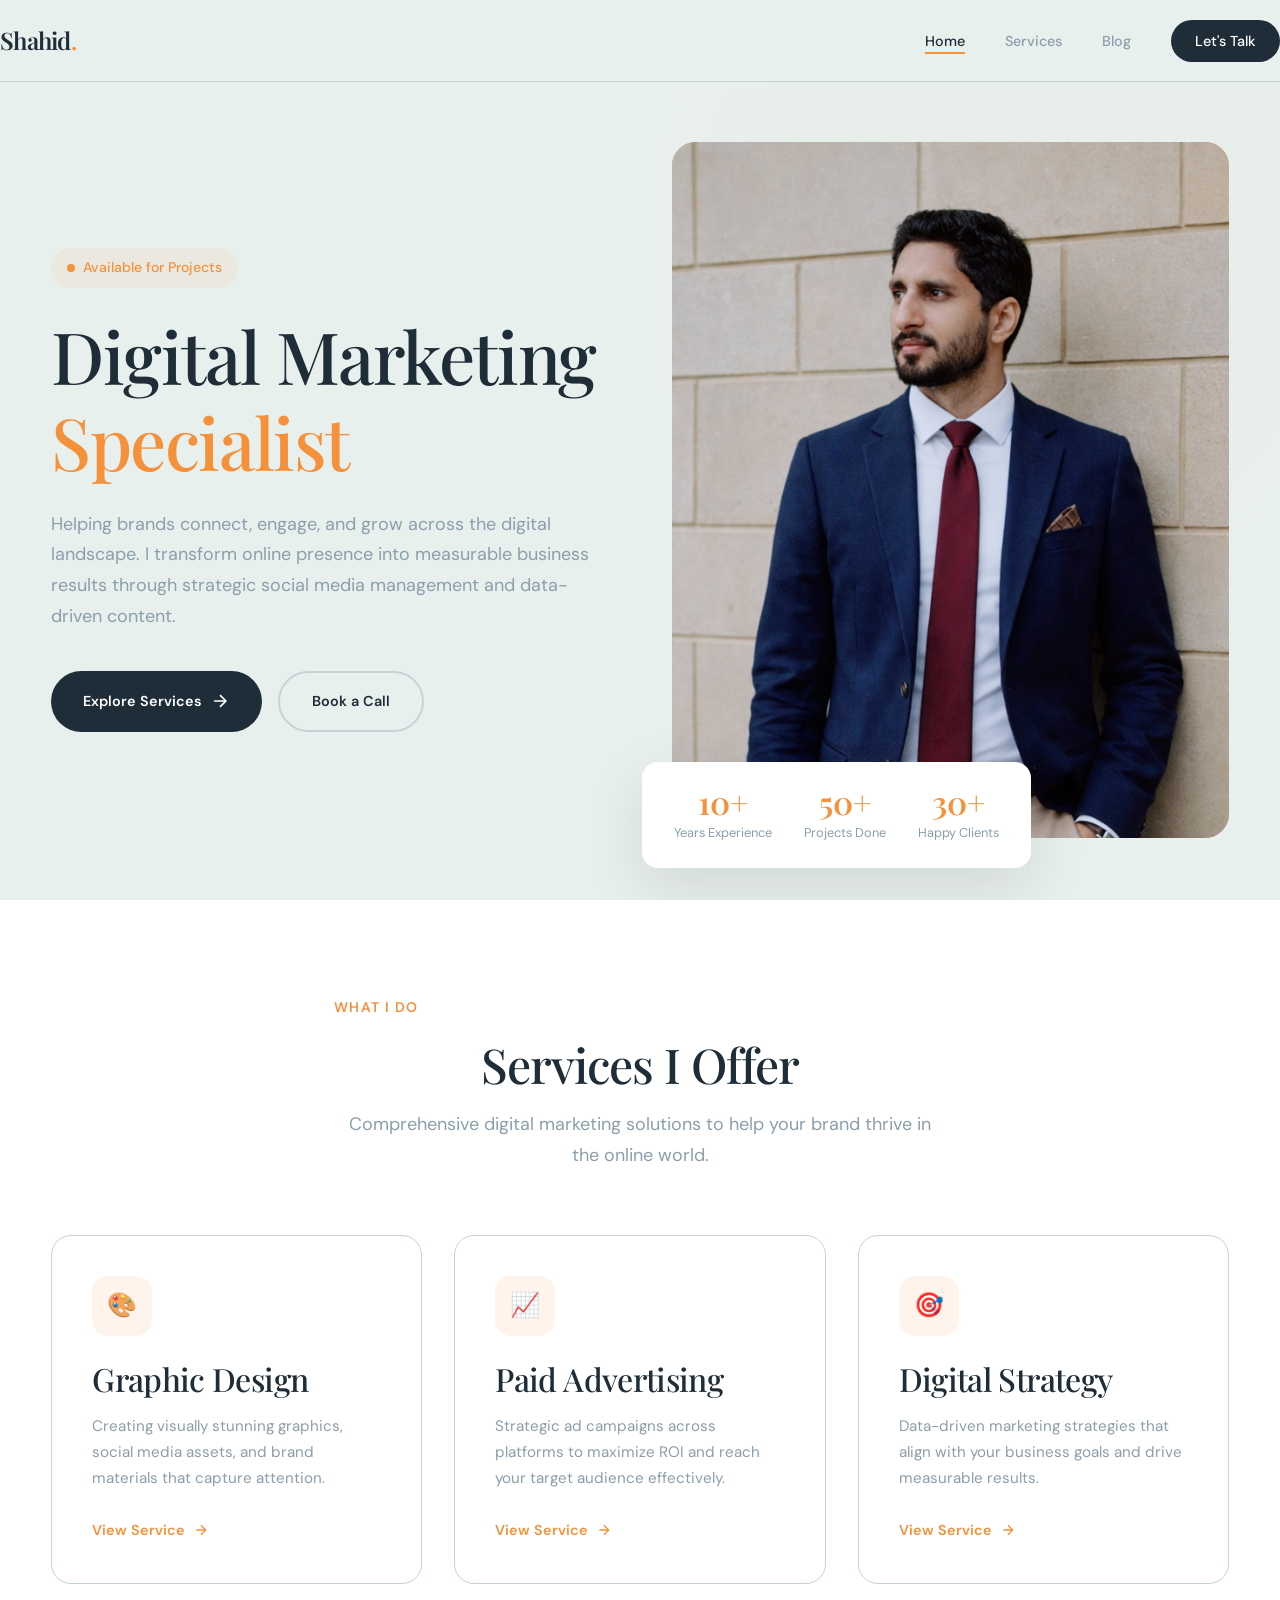
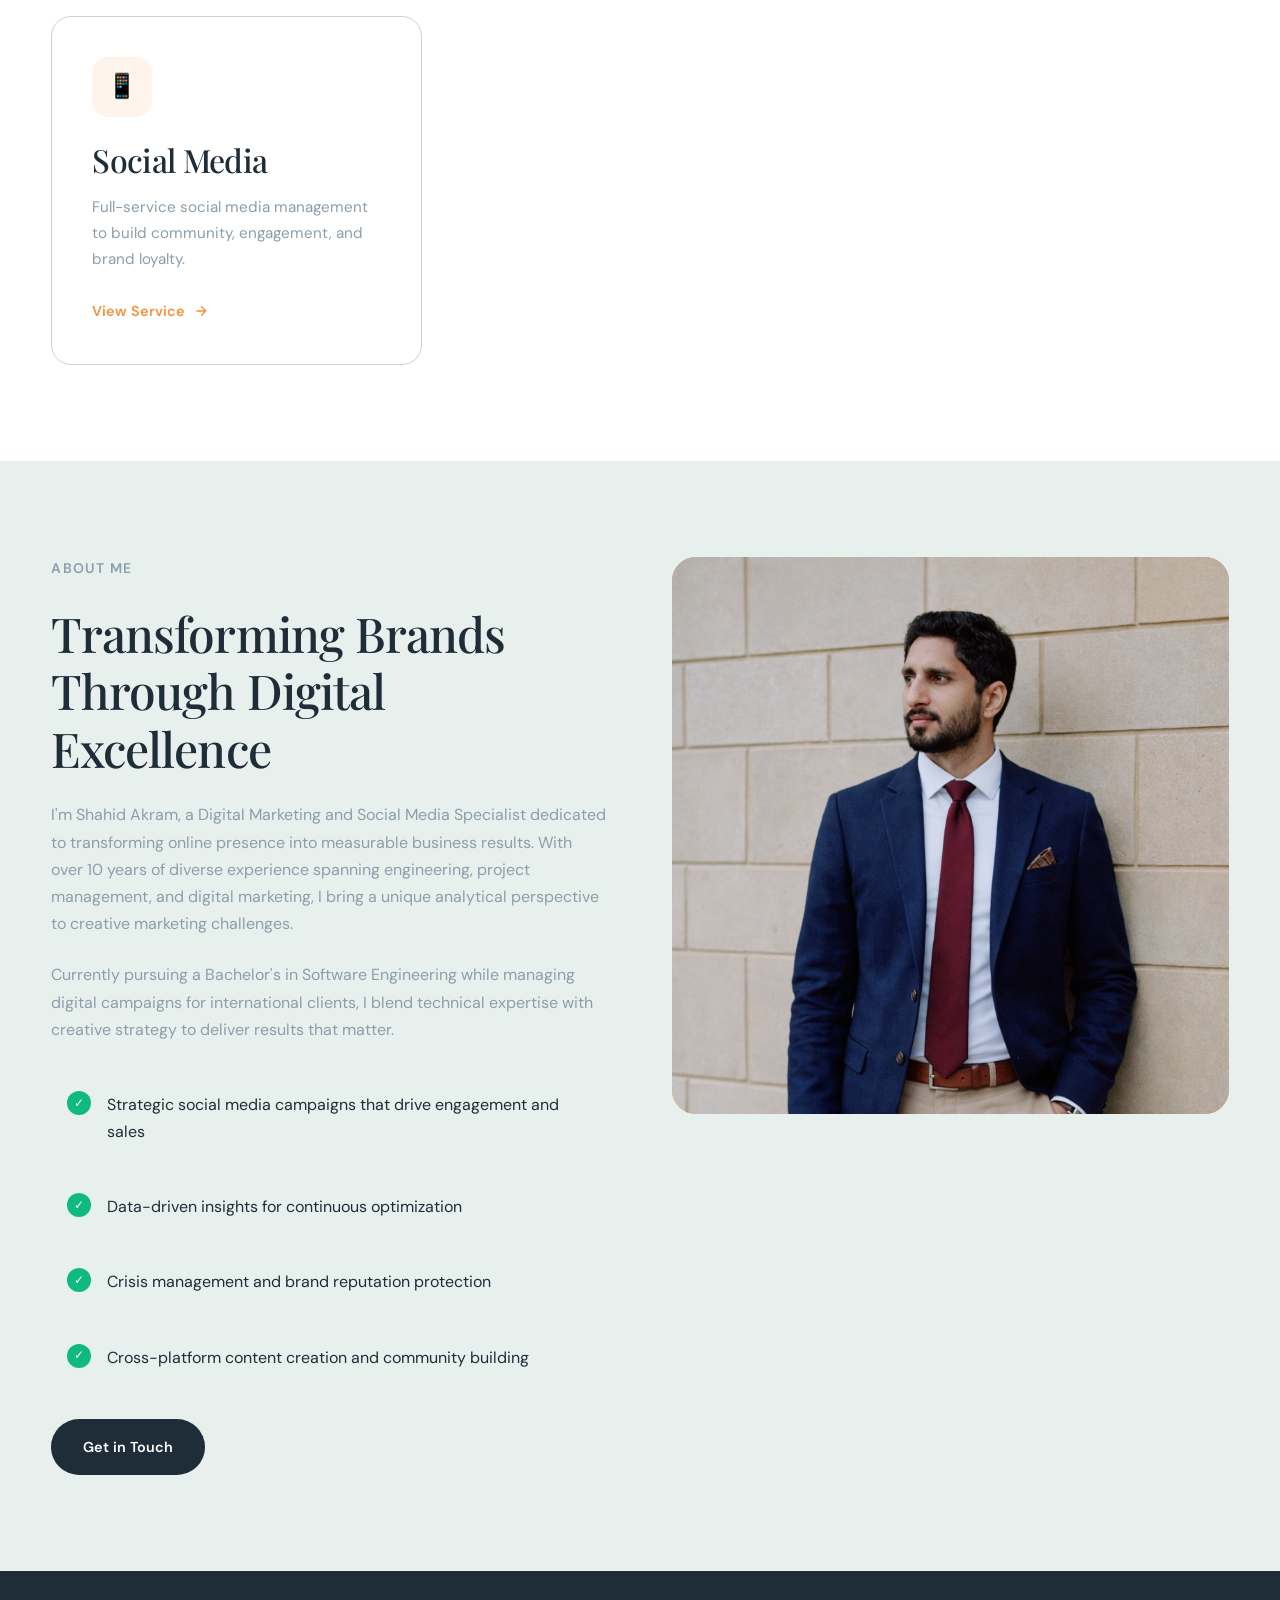
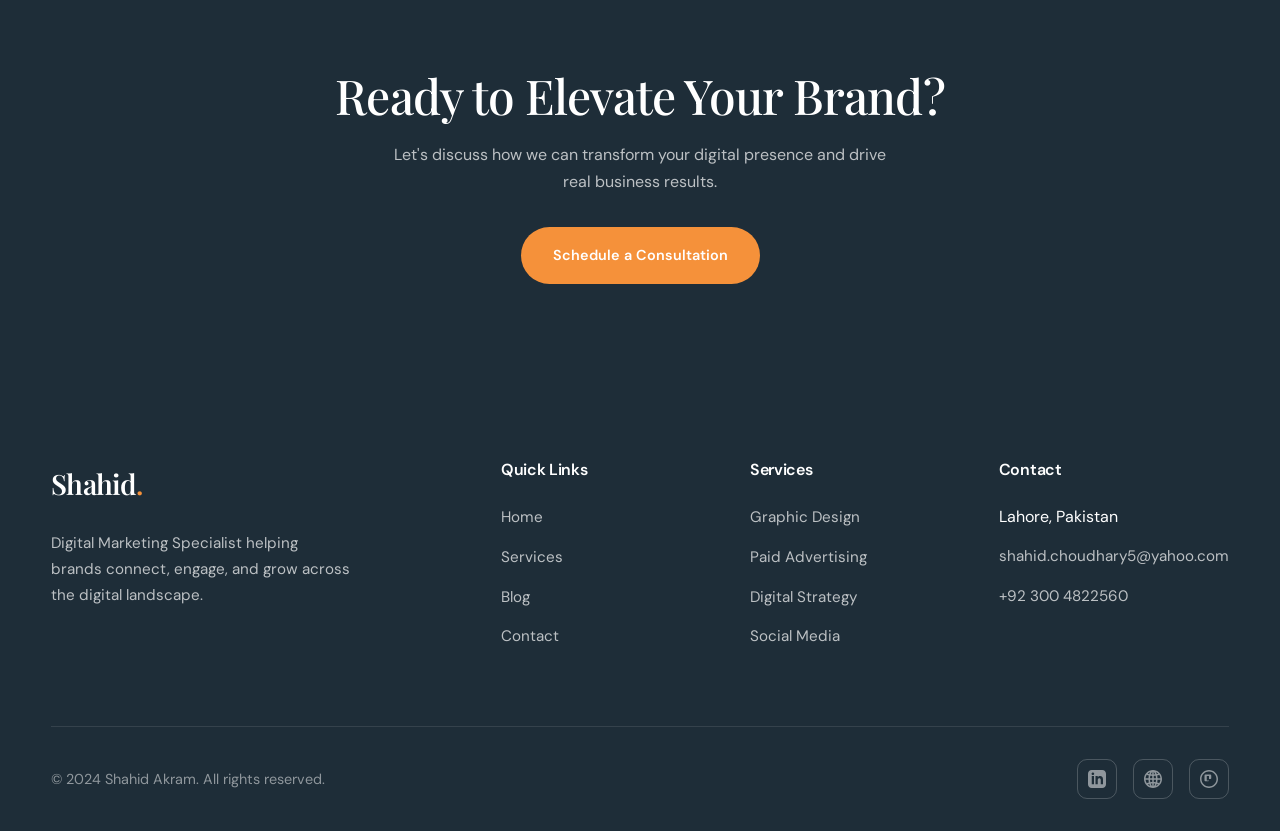
<file: index.html>
<!DOCTYPE html>
<html lang="en">
<head>
  <meta charset="UTF-8">
  <meta name="viewport" content="width=device-width, initial-scale=1.0">
  <meta name="description" content="Shahid Akram - Digital Marketing Specialist | Social Media Management | Data-Driven Content & Design | Lead Generation Expert">
  <title>Shahid Akram | Digital Marketing Specialist</title>
  <link rel="preconnect" href="https://fonts.googleapis.com">
  <link rel="preconnect" href="https://fonts.gstatic.com" crossorigin>
  <link href="https://fonts.googleapis.com/css2?family=DM+Sans:wght@400;500;600;700&family=Playfair+Display:wght@400;500;600;700&display=swap" rel="stylesheet">
  <link rel="stylesheet" href="styles.css">
</head>
<body>
  <!-- Navigation -->
  <nav class="nav">
    <div class="container nav-inner">
      <a href="index.html" class="logo">Shahid<span>.</span></a>
      <ul class="nav-links">
        <li><a href="index.html" class="active">Home</a></li>
        <li><a href="services.html">Services</a></li>
        <li><a href="blog.html">Blog</a></li>
        <li><a href="contact.html" class="nav-cta">Let's Talk</a></li>
      </ul>
      <button class="menu-toggle" onclick="toggleMenu()">
        <span></span>
        <span></span>
        <span></span>
      </button>
    </div>
  </nav>

  <!-- Hero Section -->
  <section class="hero">
    <div class="container">
      <div class="hero-content">
        <div class="hero-text">
          <div class="hero-tag">
            Available for Projects
          </div>
          <h1>
            Digital Marketing
            <span>Specialist</span>
          </h1>
          <p class="hero-desc">
            Helping brands connect, engage, and grow across the digital landscape. I transform online presence into measurable business results through strategic social media management and data-driven content.
          </p>
          <div class="hero-btns">
            <a href="services.html" class="btn btn-primary">
              Explore Services
              <svg width="20" height="20" viewBox="0 0 24 24" fill="none" stroke="currentColor" stroke-width="2">
                <path d="M5 12h14M12 5l7 7-7 7"/>
              </svg>
            </a>
            <a href="contact.html" class="btn btn-secondary">Book a Call</a>
          </div>
        </div>
        <div class="hero-image">
          <div class="hero-image-wrapper">
            <img src="mamu.jpeg" alt="Shahid Akram">
          </div>
          <div class="hero-stats">
            <div class="stat">
              <div class="stat-number">10+</div>
              <div class="stat-label">Years Experience</div>
            </div>
            <div class="stat">
              <div class="stat-number">50+</div>
              <div class="stat-label">Projects Done</div>
            </div>
            <div class="stat">
              <div class="stat-number">30+</div>
              <div class="stat-label">Happy Clients</div>
            </div>
          </div>
        </div>
      </div>
    </div>
  </section>

  <!-- Services Preview -->
  <section class="section" style="background: var(--bg-white);">
    <div class="container">
      <div class="section-header">
        <p class="section-tag">What I Do</p>
        <h2 class="section-title">Services I Offer</h2>
        <p class="section-desc">Comprehensive digital marketing solutions to help your brand thrive in the online world.</p>
      </div>
      <div class="services-grid">
        <a href="graphic-design.html" class="service-card">
          <div class="service-icon">🎨</div>
          <h3>Graphic Design</h3>
          <p>Creating visually stunning graphics, social media assets, and brand materials that capture attention.</p>
          <span class="service-link">
            View Service
            <svg width="16" height="16" viewBox="0 0 24 24" fill="none" stroke="currentColor" stroke-width="2">
              <path d="M5 12h14M12 5l7 7-7 7"/>
            </svg>
          </span>
        </a>
        <a href="paid-advertising.html" class="service-card">
          <div class="service-icon">📈</div>
          <h3>Paid Advertising</h3>
          <p>Strategic ad campaigns across platforms to maximize ROI and reach your target audience effectively.</p>
          <span class="service-link">
            View Service
            <svg width="16" height="16" viewBox="0 0 24 24" fill="none" stroke="currentColor" stroke-width="2">
              <path d="M5 12h14M12 5l7 7-7 7"/>
            </svg>
          </span>
        </a>
        <a href="digital-marketing.html" class="service-card">
          <div class="service-icon">🎯</div>
          <h3>Digital Strategy</h3>
          <p>Data-driven marketing strategies that align with your business goals and drive measurable results.</p>
          <span class="service-link">
            View Service
            <svg width="16" height="16" viewBox="0 0 24 24" fill="none" stroke="currentColor" stroke-width="2">
              <path d="M5 12h14M12 5l7 7-7 7"/>
            </svg>
          </span>
        </a>
        <a href="social-media.html" class="service-card">
          <div class="service-icon">📱</div>
          <h3>Social Media</h3>
          <p>Full-service social media management to build community, engagement, and brand loyalty.</p>
          <span class="service-link">
            View Service
            <svg width="16" height="16" viewBox="0 0 24 24" fill="none" stroke="currentColor" stroke-width="2">
              <path d="M5 12h14M12 5l7 7-7 7"/>
            </svg>
          </span>
        </a>
      </div>
    </div>
  </section>

  <!-- About Preview -->
  <section class="section">
    <div class="container">
      <div class="service-detail">
        <div class="service-content">
          <p class="section-tag">About Me</p>
          <h2>Transforming Brands Through Digital Excellence</h2>
          <p>
            I'm Shahid Akram, a Digital Marketing and Social Media Specialist dedicated to transforming online presence into measurable business results. With over 10 years of diverse experience spanning engineering, project management, and digital marketing, I bring a unique analytical perspective to creative marketing challenges.
          </p>
          <p>
            Currently pursuing a Bachelor's in Software Engineering while managing digital campaigns for international clients, I blend technical expertise with creative strategy to deliver results that matter.
          </p>
          <ul class="service-features">
            <li>Strategic social media campaigns that drive engagement and sales</li>
            <li>Data-driven insights for continuous optimization</li>
            <li>Crisis management and brand reputation protection</li>
            <li>Cross-platform content creation and community building</li>
          </ul>
          <a href="contact.html" class="btn btn-primary">Get in Touch</a>
        </div>
        <div class="service-image">
          <img src="mamu.jpeg" alt="Shahid Akram">
        </div>
      </div>
    </div>
  </section>

  <!-- CTA Section -->
  <section class="section" style="background: var(--primary); color: white; text-align: center;">
    <div class="container">
      <h2 style="color: white; margin-bottom: 1rem;">Ready to Elevate Your Brand?</h2>
      <p style="color: rgba(255,255,255,0.7); max-width: 500px; margin: 0 auto 2rem;">
        Let's discuss how we can transform your digital presence and drive real business results.
      </p>
      <a href="contact.html" class="btn btn-accent">Schedule a Consultation</a>
    </div>
  </section>

  <!-- Footer -->
  <footer class="footer">
    <div class="container">
      <div class="footer-grid">
        <div class="footer-brand">
          <div class="logo">Shahid<span>.</span></div>
          <p>Digital Marketing Specialist helping brands connect, engage, and grow across the digital landscape.</p>
        </div>
        <div class="footer-col">
          <h4>Quick Links</h4>
          <ul class="footer-links">
            <li><a href="index.html">Home</a></li>
            <li><a href="services.html">Services</a></li>
            <li><a href="blog.html">Blog</a></li>
            <li><a href="contact.html">Contact</a></li>
          </ul>
        </div>
        <div class="footer-col">
          <h4>Services</h4>
          <ul class="footer-links">
            <li><a href="graphic-design.html">Graphic Design</a></li>
            <li><a href="paid-advertising.html">Paid Advertising</a></li>
            <li><a href="digital-marketing.html">Digital Strategy</a></li>
            <li><a href="social-media.html">Social Media</a></li>
          </ul>
        </div>
        <div class="footer-col">
          <h4>Contact</h4>
          <ul class="footer-links">
            <li>Lahore, Pakistan</li>
            <li><a href="mailto:shahid.choudhary5@yahoo.com">shahid.choudhary5@yahoo.com</a></li>
            <li><a href="tel:+923004822560">+92 300 4822560</a></li>
          </ul>
        </div>
      </div>
      <div class="footer-bottom">
        <p>© 2024 Shahid Akram. All rights reserved.</p>
        <div class="footer-social">
          <a href="https://www.linkedin.com/in/shahidakram" target="_blank" aria-label="LinkedIn">
            <svg width="18" height="18" viewBox="0 0 24 24" fill="currentColor">
              <path d="M19 0h-14c-2.761 0-5 2.239-5 5v14c0 2.761 2.239 5 5 5h14c2.762 0 5-2.239 5-5v-14c0-2.761-2.238-5-5-5zm-11 19h-3v-11h3v11zm-1.5-12.268c-.966 0-1.75-.79-1.75-1.764s.784-1.764 1.75-1.764 1.75.79 1.75 1.764-.783 1.764-1.75 1.764zm13.5 12.268h-3v-5.604c0-3.368-4-3.113-4 0v5.604h-3v-11h3v1.765c1.396-2.586 7-2.777 7 2.476v6.759z"/>
            </svg>
          </a>
          <a href="https://linktr.ee/ShdElia" target="_blank" aria-label="Portfolio">
            <svg width="18" height="18" viewBox="0 0 24 24" fill="currentColor">
              <path d="M12 0c-6.627 0-12 5.373-12 12s5.373 12 12 12 12-5.373 12-12-5.373-12-12-12zm1 16.057v-3.057h2.994c-.059 1.143-.212 2.24-.456 3.279-.823-.12-1.674-.188-2.538-.222zm1.957 2.162c-.499 1.33-1.159 2.497-1.957 3.456v-3.62c.666.028 1.319.081 1.957.164zm-1.957-7.219v-3.015c.868-.034 1.721-.103 2.548-.224.238 1.027.389 2.111.446 3.239h-2.994zm0-5.014v-3.661c.806.969 1.471 2.15 1.971 3.496-.642.084-1.3.137-1.971.165zm2.703-3.267c1.237.496 2.354 1.228 3.29 2.146-.642.234-1.311.442-2.019.607-.344-.992-.775-1.91-1.271-2.753zm-7.241 13.56c-.244-1.039-.398-2.136-.456-3.279h2.994v3.057c-.865.034-1.714.102-2.538.222zm2.538 1.776v3.62c-.798-.959-1.458-2.126-1.957-3.456.638-.083 1.291-.136 1.957-.164zm-2.994-7.055c.057-1.128.207-2.212.446-3.239.827.121 1.68.19 2.548.224v3.015h-2.994zm1.024-5.179c.5-1.346 1.165-2.527 1.97-3.496v3.661c-.671-.028-1.329-.081-1.97-.165zm-2.005-.35c-.708-.165-1.377-.373-2.018-.607.937-.918 2.053-1.65 3.29-2.146-.496.844-.927 1.762-1.272 2.753zm-.549 1.918c-.264 1.151-.434 2.36-.492 3.611h-3.933c.165-1.658.739-3.197 1.617-4.518.88.361 1.816.67 2.808.907zm.009 9.262c-.988.236-1.92.542-2.797.9-.89-1.328-1.471-2.879-1.637-4.551h3.934c.058 1.265.231 2.488.5 3.651zm.553 1.917c.342.976.768 1.881 1.257 2.712-1.223-.49-2.326-1.211-3.256-2.115.636-.229 1.299-.435 1.999-.597zm9.924 0c.7.163 1.362.367 1.999.597-.931.903-2.034 1.625-3.257 2.116.489-.832.915-1.737 1.258-2.713zm.553-1.917c.27-1.163.442-2.386.501-3.651h3.934c-.167 1.672-.748 3.223-1.638 4.551-.877-.358-1.81-.664-2.797-.9zm.501-5.651c-.058-1.251-.229-2.46-.492-3.611.992-.237 1.929-.546 2.809-.907.877 1.321 1.451 2.86 1.616 4.518h-3.933z"/>
            </svg>
          </a>
          <a href="https://letterstoamovingworld.blogspot.com/" target="_blank" aria-label="Blog">
            <svg width="18" height="18" viewBox="0 0 24 24" fill="currentColor">
              <path d="M12 2c5.514 0 10 4.486 10 10s-4.486 10-10 10-10-4.486-10-10 4.486-10 10-10zm0-2c-6.627 0-12 5.373-12 12s5.373 12 12 12 12-5.373 12-12-5.373-12-12-12zm-1.5 6h3c.828 0 1.5.671 1.5 1.5v3c0 .828-.672 1.5-1.5 1.5h-1.5v1.5c0 .828-.672 1.5-1.5 1.5h-3c-.828 0-1.5-.672-1.5-1.5v-6c0-.829.672-1.5 1.5-1.5h3zm-1.5 8h3v-6h-3v6z"/>
            </svg>
          </a>
        </div>
      </div>
    </div>
  </footer>

  <script>
    function toggleMenu() {
      document.querySelector('.nav-links').classList.toggle('active');
    }
  </script>
</body>
</html>
</file>
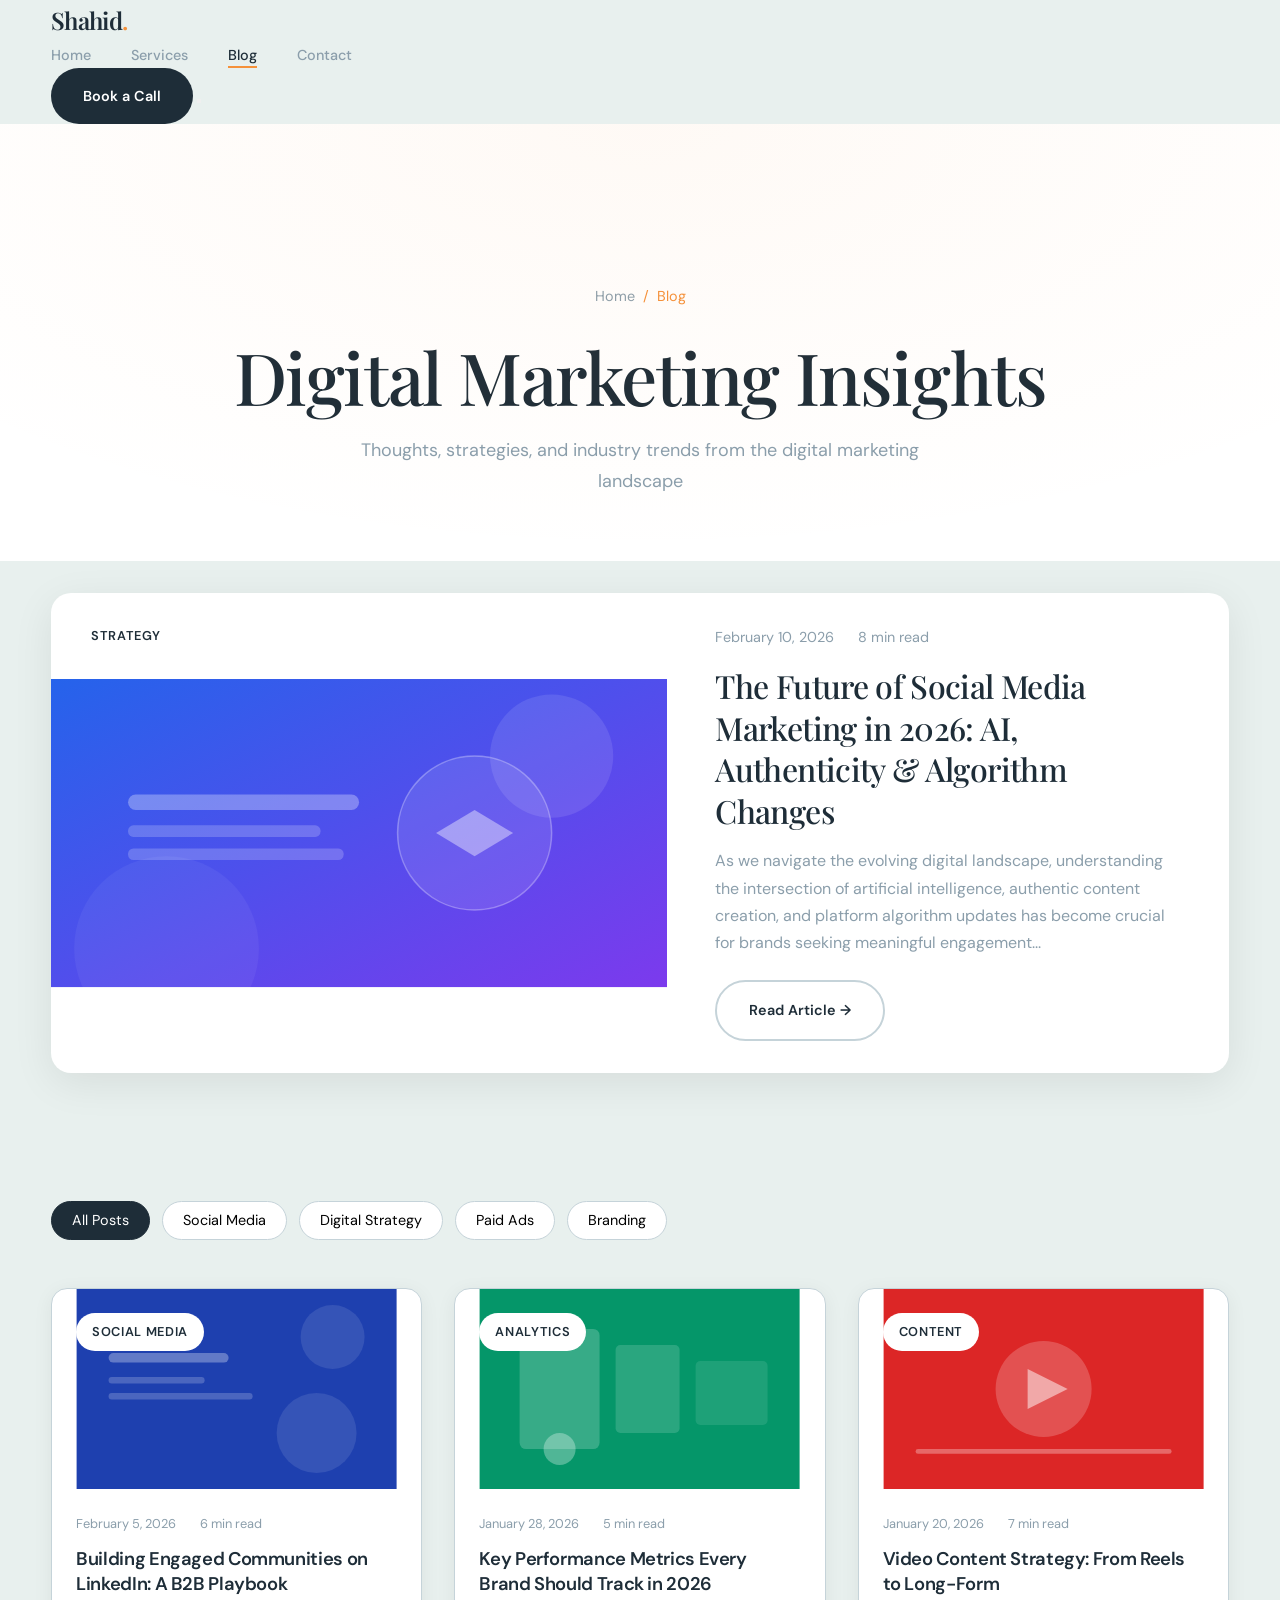
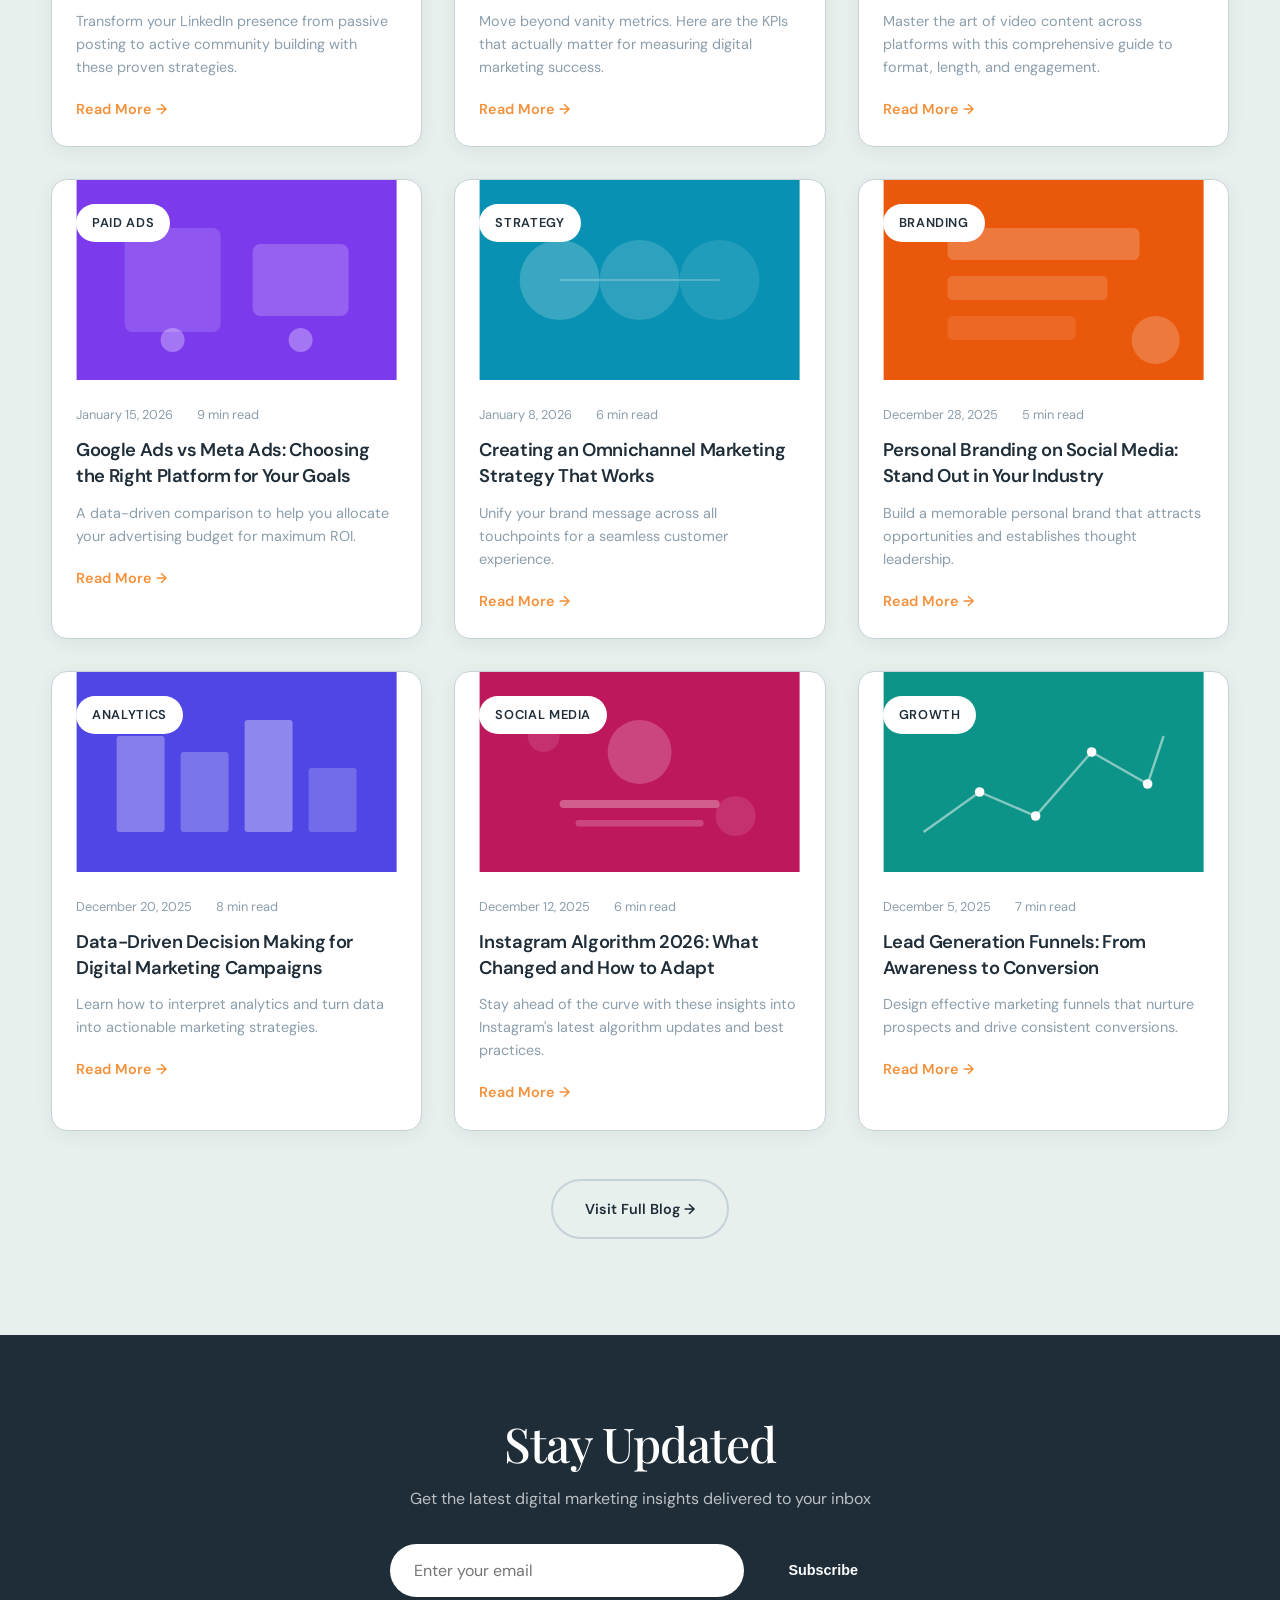
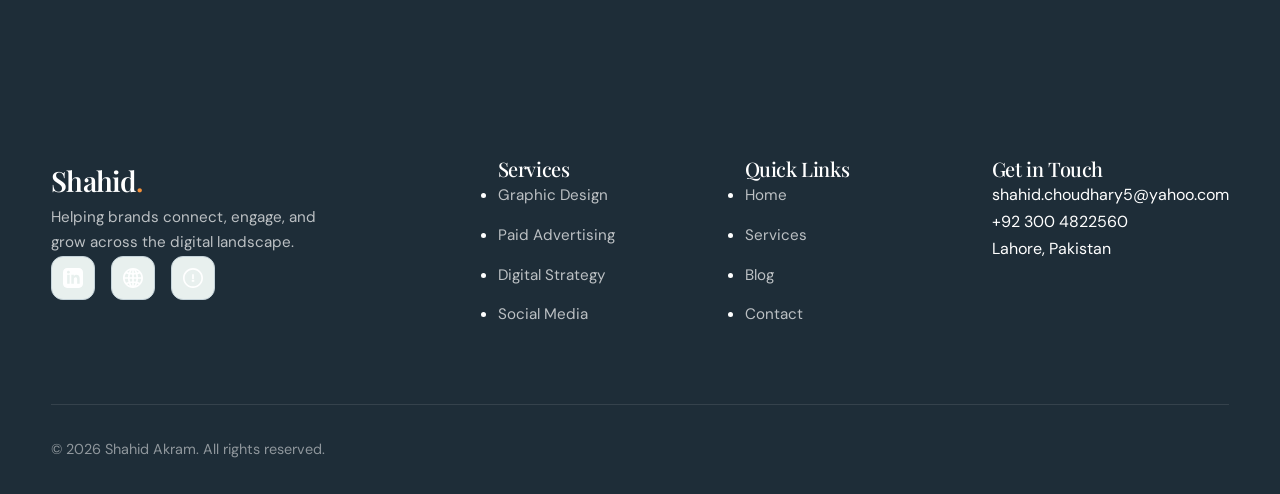
<file: blog.html>
<!DOCTYPE html>
<html lang="en">
<head>
    <meta charset="UTF-8">
    <meta name="viewport" content="width=device-width, initial-scale=1.0">
    <title>Blog - Shahid Akram | Digital Marketing Insights</title>
    <link rel="stylesheet" href="styles.css">
    <link href="https://fonts.googleapis.com/css2?family=DM+Sans:wght@400;500;700&family=Playfair+Display:wght@400;500;600;700&display=swap" rel="stylesheet">
</head>
<body>
    <!-- Navigation -->
    <nav class="navbar">
        <div class="container">
            <a href="index.html" class="logo">Shahid<span>.</span></a>
            <ul class="nav-links">
                <li><a href="index.html">Home</a></li>
                <li><a href="services.html">Services</a></li>
                <li><a href="blog.html" class="active">Blog</a></li>
                <li><a href="contact.html">Contact</a></li>
            </ul>
            <a href="contact.html" class="btn btn-primary nav-cta">Book a Call</a>
            <button class="mobile-menu-btn" aria-label="Toggle menu">
                <span></span>
                <span></span>
                <span></span>
            </button>
        </div>
    </nav>

    <!-- Page Header -->
    <section class="page-header">
        <div class="container">
            <nav class="breadcrumb">
                <a href="index.html">Home</a>
                <span>/</span>
                <span>Blog</span>
            </nav>
            <h1>Digital Marketing <span class="highlight">Insights</span></h1>
            <p>Thoughts, strategies, and industry trends from the digital marketing landscape</p>
        </div>
    </section>

    <!-- Featured Post -->
    <section class="featured-post">
        <div class="container">
            <article class="featured-article">
                <div class="featured-image">
                    <svg viewBox="0 0 800 400" xmlns="http://www.w3.org/2000/svg">
                        <defs>
                            <linearGradient id="featuredGrad" x1="0%" y1="0%" x2="100%" y2="100%">
                                <stop offset="0%" style="stop-color:#2563eb"/>
                                <stop offset="100%" style="stop-color:#7c3aed"/>
                            </linearGradient>
                        </defs>
                        <rect width="800" height="400" fill="url(#featuredGrad)"/>
                        <circle cx="650" cy="100" r="80" fill="rgba(255,255,255,0.1)"/>
                        <circle cx="150" cy="350" r="120" fill="rgba(255,255,255,0.05)"/>
                        <rect x="100" y="150" width="300" height="20" rx="10" fill="rgba(255,255,255,0.3)"/>
                        <rect x="100" y="190" width="250" height="15" rx="7" fill="rgba(255,255,255,0.2)"/>
                        <rect x="100" y="220" width="280" height="15" rx="7" fill="rgba(255,255,255,0.2)"/>
                        <circle cx="550" cy="200" r="100" fill="rgba(255,255,255,0.1)" stroke="rgba(255,255,255,0.3)" stroke-width="2"/>
                        <path d="M500 200 L550 170 L600 200 L550 230 Z" fill="rgba(255,255,255,0.4)"/>
                    </svg>
                    <span class="post-category">Strategy</span>
                </div>
                <div class="featured-content">
                    <div class="post-meta">
                        <span class="post-date">February 10, 2026</span>
                        <span class="read-time">8 min read</span>
                    </div>
                    <h2>The Future of Social Media Marketing in 2026: AI, Authenticity & Algorithm Changes</h2>
                    <p>As we navigate the evolving digital landscape, understanding the intersection of artificial intelligence, authentic content creation, and platform algorithm updates has become crucial for brands seeking meaningful engagement...</p>
                    <a href="https://letterstoamovingworld.blogspot.com/" target="_blank" class="btn btn-secondary">Read Article →</a>
                </div>
            </article>
        </div>
    </section>

    <!-- Blog Grid -->
    <section class="blog-grid-section">
        <div class="container">
            <div class="blog-filters">
                <button class="filter-btn active">All Posts</button>
                <button class="filter-btn">Social Media</button>
                <button class="filter-btn">Digital Strategy</button>
                <button class="filter-btn">Paid Ads</button>
                <button class="filter-btn">Branding</button>
            </div>

            <div class="blog-grid">
                <!-- Post 1 -->
                <article class="blog-card">
                    <div class="blog-card-image">
                        <svg viewBox="0 0 400 250" xmlns="http://www.w3.org/2000/svg">
                            <rect width="400" height="250" fill="#1e40af"/>
                            <circle cx="320" cy="60" r="40" fill="rgba(255,255,255,0.1)"/>
                            <rect x="40" y="80" width="150" height="12" rx="6" fill="rgba(255,255,255,0.3)"/>
                            <rect x="40" y="110" width="120" height="8" rx="4" fill="rgba(255,255,255,0.2)"/>
                            <rect x="40" y="130" width="180" height="8" rx="4" fill="rgba(255,255,255,0.2)"/>
                            <circle cx="300" cy="180" r="50" fill="rgba(255,255,255,0.1)"/>
                        </svg>
                        <span class="post-category">Social Media</span>
                    </div>
                    <div class="blog-card-content">
                        <div class="post-meta">
                            <span class="post-date">February 5, 2026</span>
                            <span class="read-time">6 min read</span>
                        </div>
                        <h3>Building Engaged Communities on LinkedIn: A B2B Playbook</h3>
                        <p>Transform your LinkedIn presence from passive posting to active community building with these proven strategies.</p>
                        <a href="https://letterstoamovingworld.blogspot.com/" target="_blank" class="read-more">Read More →</a>
                    </div>
                </article>

                <!-- Post 2 -->
                <article class="blog-card">
                    <div class="blog-card-image">
                        <svg viewBox="0 0 400 250" xmlns="http://www.w3.org/2000/svg">
                            <rect width="400" height="250" fill="#059669"/>
                            <rect x="50" y="50" width="100" height="150" rx="8" fill="rgba(255,255,255,0.2)"/>
                            <rect x="170" y="70" width="80" height="110" rx="6" fill="rgba(255,255,255,0.15)"/>
                            <rect x="270" y="90" width="90" height="80" rx="6" fill="rgba(255,255,255,0.1)"/>
                            <circle cx="100" cy="200" r="20" fill="rgba(255,255,255,0.3)"/>
                        </svg>
                        <span class="post-category">Analytics</span>
                    </div>
                    <div class="blog-card-content">
                        <div class="post-meta">
                            <span class="post-date">January 28, 2026</span>
                            <span class="read-time">5 min read</span>
                        </div>
                        <h3>Key Performance Metrics Every Brand Should Track in 2026</h3>
                        <p>Move beyond vanity metrics. Here are the KPIs that actually matter for measuring digital marketing success.</p>
                        <a href="https://letterstoamovingworld.blogspot.com/" target="_blank" class="read-more">Read More →</a>
                    </div>
                </article>

                <!-- Post 3 -->
                <article class="blog-card">
                    <div class="blog-card-image">
                        <svg viewBox="0 0 400 250" xmlns="http://www.w3.org/2000/svg">
                            <rect width="400" height="250" fill="#dc2626"/>
                            <circle cx="200" cy="125" r="60" fill="rgba(255,255,255,0.2)"/>
                            <polygon points="180,100 230,125 180,150" fill="rgba(255,255,255,0.5)"/>
                            <rect x="40" y="200" width="320" height="6" rx="3" fill="rgba(255,255,255,0.3)"/>
                        </svg>
                        <span class="post-category">Content</span>
                    </div>
                    <div class="blog-card-content">
                        <div class="post-meta">
                            <span class="post-date">January 20, 2026</span>
                            <span class="read-time">7 min read</span>
                        </div>
                        <h3>Video Content Strategy: From Reels to Long-Form</h3>
                        <p>Master the art of video content across platforms with this comprehensive guide to format, length, and engagement.</p>
                        <a href="https://letterstoamovingworld.blogspot.com/" target="_blank" class="read-more">Read More →</a>
                    </div>
                </article>

                <!-- Post 4 -->
                <article class="blog-card">
                    <div class="blog-card-image">
                        <svg viewBox="0 0 400 250" xmlns="http://www.w3.org/2000/svg">
                            <rect width="400" height="250" fill="#7c3aed"/>
                            <rect x="60" y="60" width="120" height="130" rx="10" fill="rgba(255,255,255,0.15)"/>
                            <rect x="220" y="80" width="120" height="90" rx="10" fill="rgba(255,255,255,0.2)"/>
                            <circle cx="120" cy="200" r="15" fill="rgba(255,255,255,0.3)"/>
                            <circle cx="280" cy="200" r="15" fill="rgba(255,255,255,0.3)"/>
                        </svg>
                        <span class="post-category">Paid Ads</span>
                    </div>
                    <div class="blog-card-content">
                        <div class="post-meta">
                            <span class="post-date">January 15, 2026</span>
                            <span class="read-time">9 min read</span>
                        </div>
                        <h3>Google Ads vs Meta Ads: Choosing the Right Platform for Your Goals</h3>
                        <p>A data-driven comparison to help you allocate your advertising budget for maximum ROI.</p>
                        <a href="https://letterstoamovingworld.blogspot.com/" target="_blank" class="read-more">Read More →</a>
                    </div>
                </article>

                <!-- Post 5 -->
                <article class="blog-card">
                    <div class="blog-card-image">
                        <svg viewBox="0 0 400 250" xmlns="http://www.w3.org/2000/svg">
                            <rect width="400" height="250" fill="#0891b2"/>
                            <circle cx="100" cy="125" r="50" fill="rgba(255,255,255,0.2)"/>
                            <circle cx="200" cy="125" r="50" fill="rgba(255,255,255,0.15)"/>
                            <circle cx="300" cy="125" r="50" fill="rgba(255,255,255,0.1)"/>
                            <path d="M100 125 L300 125" stroke="rgba(255,255,255,0.3)" stroke-width="2"/>
                        </svg>
                        <span class="post-category">Strategy</span>
                    </div>
                    <div class="blog-card-content">
                        <div class="post-meta">
                            <span class="post-date">January 8, 2026</span>
                            <span class="read-time">6 min read</span>
                        </div>
                        <h3>Creating an Omnichannel Marketing Strategy That Works</h3>
                        <p>Unify your brand message across all touchpoints for a seamless customer experience.</p>
                        <a href="https://letterstoamovingworld.blogspot.com/" target="_blank" class="read-more">Read More →</a>
                    </div>
                </article>

                <!-- Post 6 -->
                <article class="blog-card">
                    <div class="blog-card-image">
                        <svg viewBox="0 0 400 250" xmlns="http://www.w3.org/2000/svg">
                            <rect width="400" height="250" fill="#ea580c"/>
                            <rect x="80" y="60" width="240" height="40" rx="8" fill="rgba(255,255,255,0.2)"/>
                            <rect x="80" y="120" width="200" height="30" rx="6" fill="rgba(255,255,255,0.15)"/>
                            <rect x="80" y="170" width="160" height="30" rx="6" fill="rgba(255,255,255,0.1)"/>
                            <circle cx="340" cy="200" r="30" fill="rgba(255,255,255,0.2)"/>
                        </svg>
                        <span class="post-category">Branding</span>
                    </div>
                    <div class="blog-card-content">
                        <div class="post-meta">
                            <span class="post-date">December 28, 2025</span>
                            <span class="read-time">5 min read</span>
                        </div>
                        <h3>Personal Branding on Social Media: Stand Out in Your Industry</h3>
                        <p>Build a memorable personal brand that attracts opportunities and establishes thought leadership.</p>
                        <a href="https://letterstoamovingworld.blogspot.com/" target="_blank" class="read-more">Read More →</a>
                    </div>
                </article>

                <!-- Post 7 -->
                <article class="blog-card">
                    <div class="blog-card-image">
                        <svg viewBox="0 0 400 250" xmlns="http://www.w3.org/2000/svg">
                            <rect width="400" height="250" fill="#4f46e5"/>
                            <rect x="50" y="80" width="60" height="120" rx="4" fill="rgba(255,255,255,0.3)"/>
                            <rect x="130" y="100" width="60" height="100" rx="4" fill="rgba(255,255,255,0.25)"/>
                            <rect x="210" y="60" width="60" height="140" rx="4" fill="rgba(255,255,255,0.35)"/>
                            <rect x="290" y="120" width="60" height="80" rx="4" fill="rgba(255,255,255,0.2)"/>
                        </svg>
                        <span class="post-category">Analytics</span>
                    </div>
                    <div class="blog-card-content">
                        <div class="post-meta">
                            <span class="post-date">December 20, 2025</span>
                            <span class="read-time">8 min read</span>
                        </div>
                        <h3>Data-Driven Decision Making for Digital Marketing Campaigns</h3>
                        <p>Learn how to interpret analytics and turn data into actionable marketing strategies.</p>
                        <a href="https://letterstoamovingworld.blogspot.com/" target="_blank" class="read-more">Read More →</a>
                    </div>
                </article>

                <!-- Post 8 -->
                <article class="blog-card">
                    <div class="blog-card-image">
                        <svg viewBox="0 0 400 250" xmlns="http://www.w3.org/2000/svg">
                            <rect width="400" height="250" fill="#be185d"/>
                            <circle cx="200" cy="100" r="40" fill="rgba(255,255,255,0.2)"/>
                            <rect x="100" y="160" width="200" height="10" rx="5" fill="rgba(255,255,255,0.3)"/>
                            <rect x="120" y="185" width="160" height="8" rx="4" fill="rgba(255,255,255,0.2)"/>
                            <circle cx="80" cy="80" r="20" fill="rgba(255,255,255,0.1)"/>
                            <circle cx="320" cy="180" r="25" fill="rgba(255,255,255,0.1)"/>
                        </svg>
                        <span class="post-category">Social Media</span>
                    </div>
                    <div class="blog-card-content">
                        <div class="post-meta">
                            <span class="post-date">December 12, 2025</span>
                            <span class="read-time">6 min read</span>
                        </div>
                        <h3>Instagram Algorithm 2026: What Changed and How to Adapt</h3>
                        <p>Stay ahead of the curve with these insights into Instagram's latest algorithm updates and best practices.</p>
                        <a href="https://letterstoamovingworld.blogspot.com/" target="_blank" class="read-more">Read More →</a>
                    </div>
                </article>

                <!-- Post 9 -->
                <article class="blog-card">
                    <div class="blog-card-image">
                        <svg viewBox="0 0 400 250" xmlns="http://www.w3.org/2000/svg">
                            <rect width="400" height="250" fill="#0d9488"/>
                            <path d="M50 200 L120 150 L190 180 L260 100 L330 140 L350 80" stroke="rgba(255,255,255,0.5)" stroke-width="3" fill="none"/>
                            <circle cx="120" cy="150" r="6" fill="white"/>
                            <circle cx="190" cy="180" r="6" fill="white"/>
                            <circle cx="260" cy="100" r="6" fill="white"/>
                            <circle cx="330" cy="140" r="6" fill="white"/>
                        </svg>
                        <span class="post-category">Growth</span>
                    </div>
                    <div class="blog-card-content">
                        <div class="post-meta">
                            <span class="post-date">December 5, 2025</span>
                            <span class="read-time">7 min read</span>
                        </div>
                        <h3>Lead Generation Funnels: From Awareness to Conversion</h3>
                        <p>Design effective marketing funnels that nurture prospects and drive consistent conversions.</p>
                        <a href="https://letterstoamovingworld.blogspot.com/" target="_blank" class="read-more">Read More →</a>
                    </div>
                </article>
            </div>

            <!-- Load More -->
            <div class="load-more-section">
                <a href="https://letterstoamovingworld.blogspot.com/" target="_blank" class="btn btn-secondary">Visit Full Blog →</a>
            </div>
        </div>
    </section>

    <!-- Newsletter Section -->
    <section class="newsletter-section">
        <div class="container">
            <div class="newsletter-content">
                <h2>Stay Updated</h2>
                <p>Get the latest digital marketing insights delivered to your inbox</p>
                <form class="newsletter-form">
                    <input type="email" placeholder="Enter your email" required>
                    <button type="submit" class="btn btn-primary">Subscribe</button>
                </form>
            </div>
        </div>
    </section>

    <!-- Footer -->
    <footer class="footer">
        <div class="container">
            <div class="footer-grid">
                <div class="footer-brand">
                    <a href="index.html" class="logo">Shahid<span>.</span></a>
                    <p>Helping brands connect, engage, and grow across the digital landscape.</p>
                    <div class="social-links">
                        <a href="https://www.linkedin.com/in/shahidakram" target="_blank" aria-label="LinkedIn">
                            <svg xmlns="http://www.w3.org/2000/svg" width="20" height="20" viewBox="0 0 24 24" fill="currentColor"><path d="M19 0h-14c-2.761 0-5 2.239-5 5v14c0 2.761 2.239 5 5 5h14c2.762 0 5-2.239 5-5v-14c0-2.761-2.238-5-5-5zm-11 19h-3v-11h3v11zm-1.5-12.268c-.966 0-1.75-.79-1.75-1.764s.784-1.764 1.75-1.764 1.75.79 1.75 1.764-.783 1.764-1.75 1.764zm13.5 12.268h-3v-5.604c0-3.368-4-3.113-4 0v5.604h-3v-11h3v1.765c1.396-2.586 7-2.777 7 2.476v6.759z"/></svg>
                        </a>
                        <a href="https://linktr.ee/ShdElia" target="_blank" aria-label="Portfolio">
                            <svg xmlns="http://www.w3.org/2000/svg" width="20" height="20" viewBox="0 0 24 24" fill="currentColor"><path d="M12 0c-6.627 0-12 5.373-12 12s5.373 12 12 12 12-5.373 12-12-5.373-12-12-12zm1 16.057v-3.057h2.994c-.059 1.143-.212 2.24-.456 3.279-.823-.12-1.674-.188-2.538-.222zm1.957 2.162c-.499 1.33-1.159 2.497-1.957 3.456v-3.62c.666.028 1.319.081 1.957.164zm-1.957-7.219v-3.015c.868-.034 1.721-.103 2.548-.224.238 1.027.389 2.111.446 3.239h-2.994zm0-5.014v-3.661c.806.969 1.471 2.15 1.971 3.496-.642.084-1.3.137-1.971.165zm2.703-3.267c1.237.496 2.354 1.228 3.29 2.146-.642.234-1.311.442-2.019.607-.344-.992-.775-1.91-1.271-2.753zm-7.241 13.56c-.244-1.039-.398-2.136-.456-3.279h2.994v3.057c-.865.034-1.714.102-2.538.222zm2.538 1.776v3.62c-.798-.959-1.458-2.126-1.957-3.456.638-.083 1.291-.136 1.957-.164zm-2.994-7.055c.057-1.128.207-2.212.446-3.239.827.121 1.68.19 2.548.224v3.015h-2.994zm1.024-5.179c.5-1.346 1.165-2.527 1.97-3.496v3.661c-.671-.028-1.329-.081-1.97-.165zm-2.005-.35c-.708-.165-1.377-.373-2.018-.607.937-.918 2.053-1.65 3.29-2.146-.496.844-.927 1.762-1.272 2.753zm-.549 1.918c-.264 1.151-.434 2.36-.492 3.611h-3.933c.165-1.658.739-3.197 1.617-4.518.88.361 1.816.67 2.808.907zm.009 9.262c-.988.236-1.92.542-2.797.9-.89-1.328-1.471-2.879-1.637-4.551h3.934c.058 1.265.231 2.488.5 3.651zm.553 1.917c.342.976.768 1.881 1.257 2.712-1.223-.49-2.326-1.211-3.256-2.115.636-.229 1.299-.435 1.999-.597zm9.924 0c.7.163 1.362.367 1.999.597-.931.903-2.034 1.625-3.257 2.116.489-.832.915-1.737 1.258-2.713zm.553-1.917c.27-1.163.442-2.386.501-3.651h3.934c-.167 1.672-.748 3.223-1.638 4.551-.877-.358-1.81-.664-2.797-.9zm.501-5.651c-.058-1.251-.229-2.46-.492-3.611.992-.237 1.929-.546 2.809-.907.877 1.321 1.451 2.86 1.616 4.518h-3.933z"/></svg>
                        </a>
                        <a href="https://letterstoamovingworld.blogspot.com/" target="_blank" aria-label="Blog">
                            <svg xmlns="http://www.w3.org/2000/svg" width="20" height="20" viewBox="0 0 24 24" fill="currentColor"><path d="M12 2c5.514 0 10 4.486 10 10s-4.486 10-10 10-10-4.486-10-10 4.486-10 10-10zm0-2c-6.627 0-12 5.373-12 12s5.373 12 12 12 12-5.373 12-12-5.373-12-12-12zm-1.5 16.5v-2h3v2h-3zm.5-3v-6h2v6h-2z"/></svg>
                        </a>
                    </div>
                </div>
                <div class="footer-links">
                    <h4>Services</h4>
                    <ul>
                        <li><a href="graphic-design.html">Graphic Design</a></li>
                        <li><a href="paid-advertising.html">Paid Advertising</a></li>
                        <li><a href="digital-marketing.html">Digital Strategy</a></li>
                        <li><a href="social-media.html">Social Media</a></li>
                    </ul>
                </div>
                <div class="footer-links">
                    <h4>Quick Links</h4>
                    <ul>
                        <li><a href="index.html">Home</a></li>
                        <li><a href="services.html">Services</a></li>
                        <li><a href="blog.html">Blog</a></li>
                        <li><a href="contact.html">Contact</a></li>
                    </ul>
                </div>
                <div class="footer-contact">
                    <h4>Get in Touch</h4>
                    <p>shahid.choudhary5@yahoo.com</p>
                    <p>+92 300 4822560</p>
                    <p>Lahore, Pakistan</p>
                </div>
            </div>
            <div class="footer-bottom">
                <p>&copy; 2026 Shahid Akram. All rights reserved.</p>
            </div>
        </div>
    </footer>

    <script>
        // Mobile menu toggle
        const mobileMenuBtn = document.querySelector('.mobile-menu-btn');
        const navLinks = document.querySelector('.nav-links');
        
        mobileMenuBtn.addEventListener('click', () => {
            navLinks.classList.toggle('active');
            mobileMenuBtn.classList.toggle('active');
        });

        // Filter buttons (visual only)
        const filterBtns = document.querySelectorAll('.filter-btn');
        filterBtns.forEach(btn => {
            btn.addEventListener('click', () => {
                filterBtns.forEach(b => b.classList.remove('active'));
                btn.classList.add('active');
            });
        });
    </script>
</body>
</html>
</file>
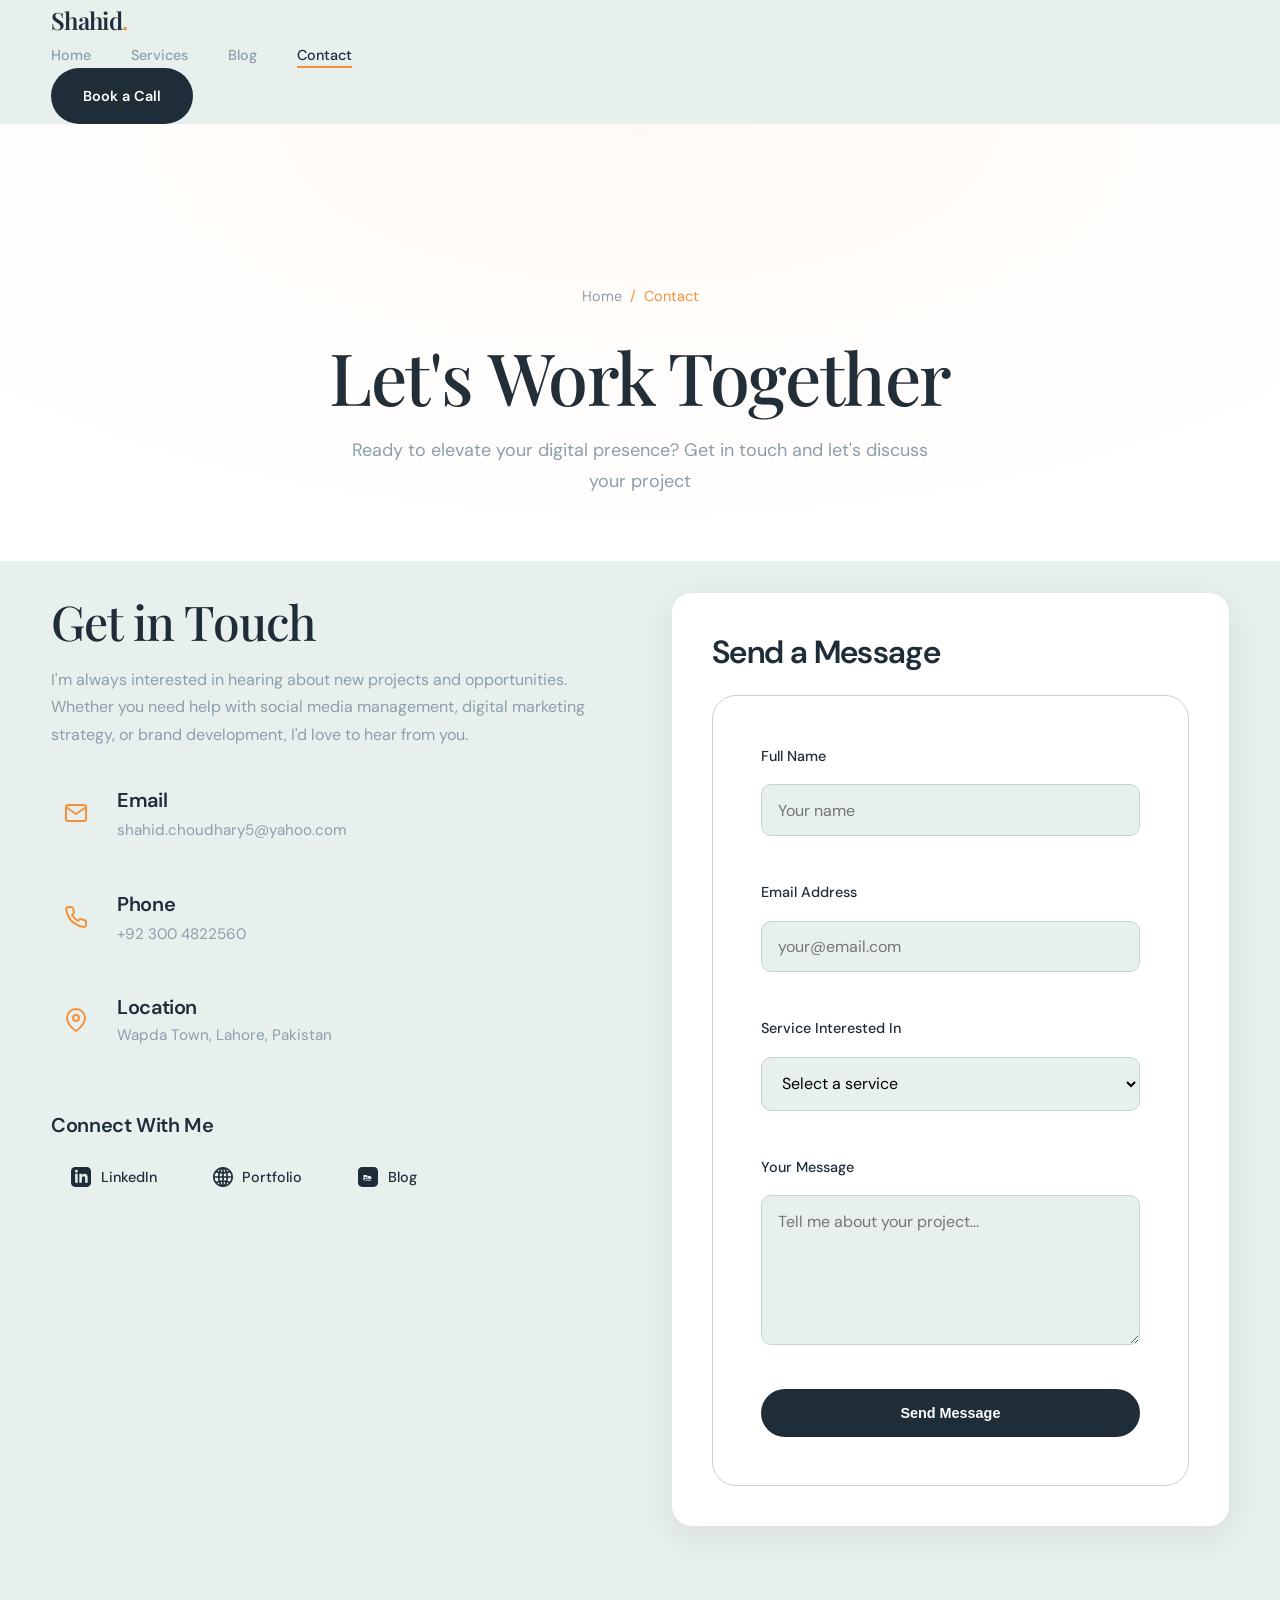
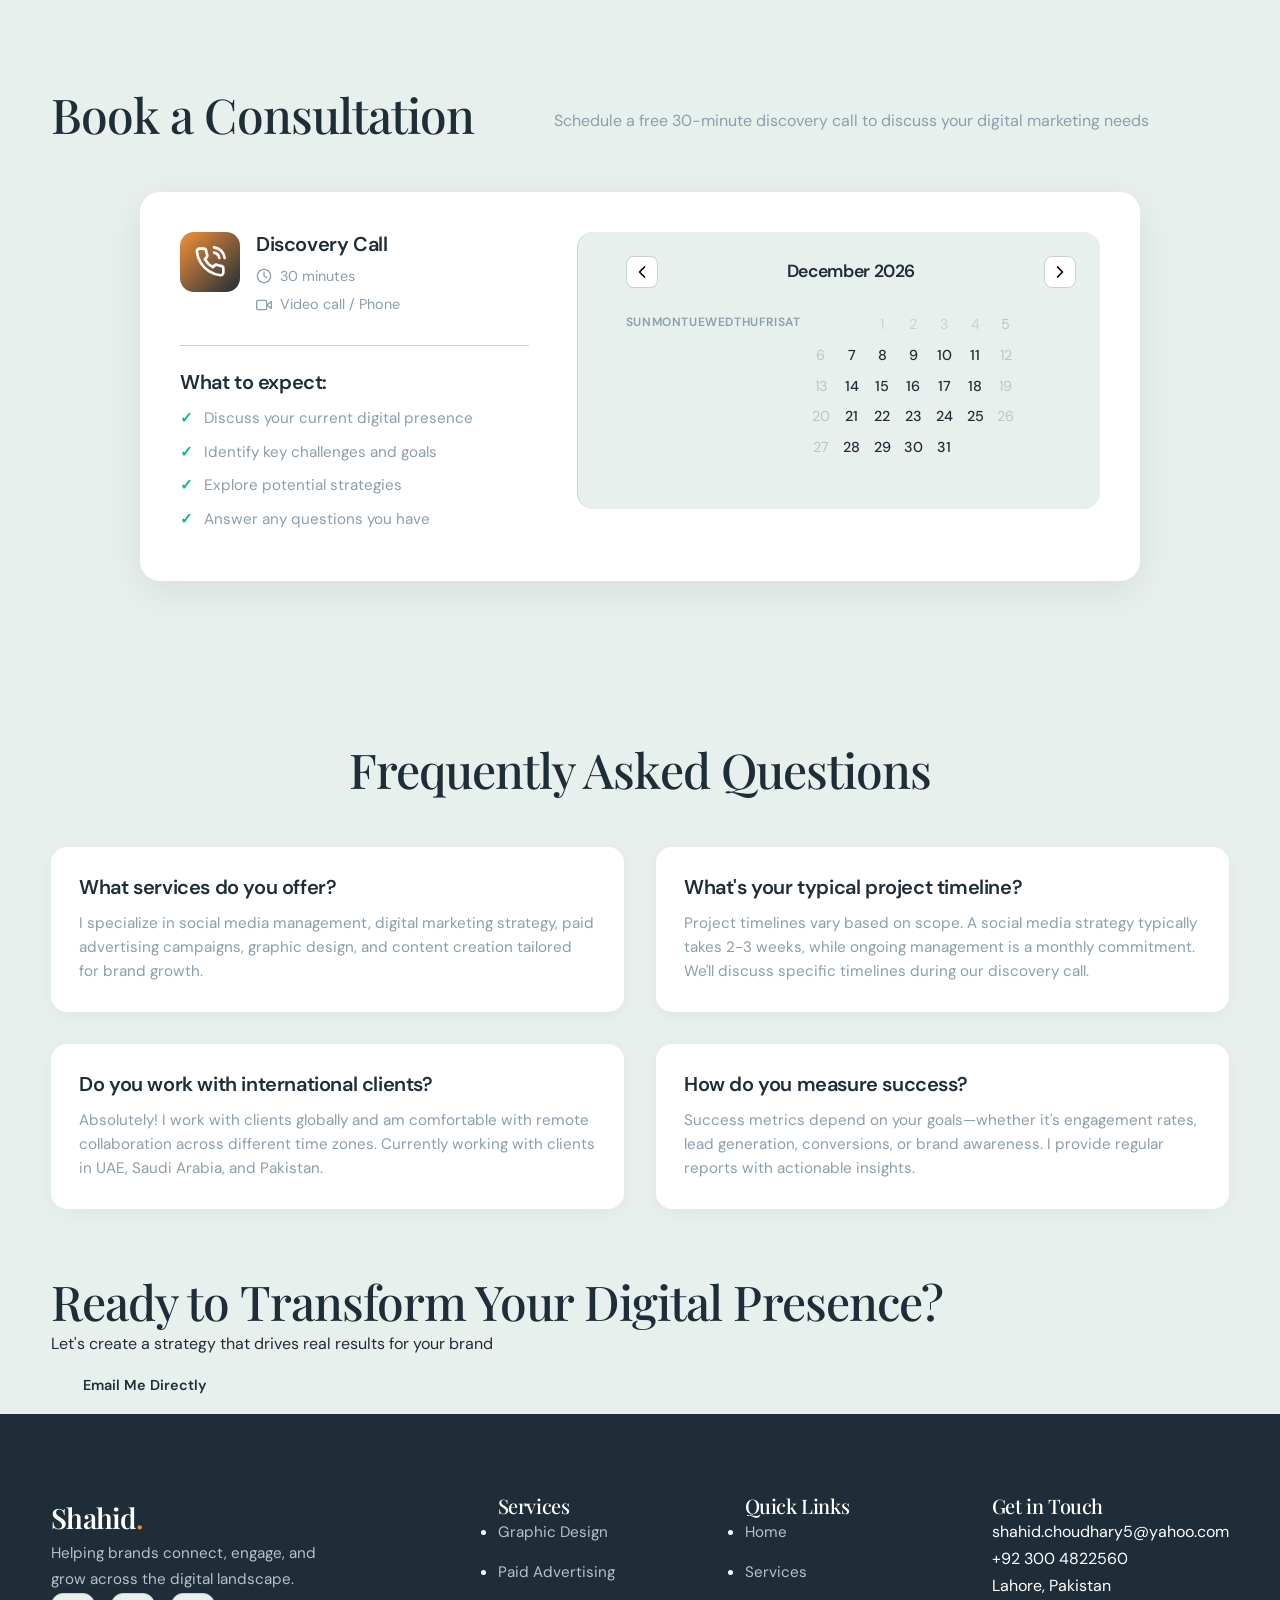
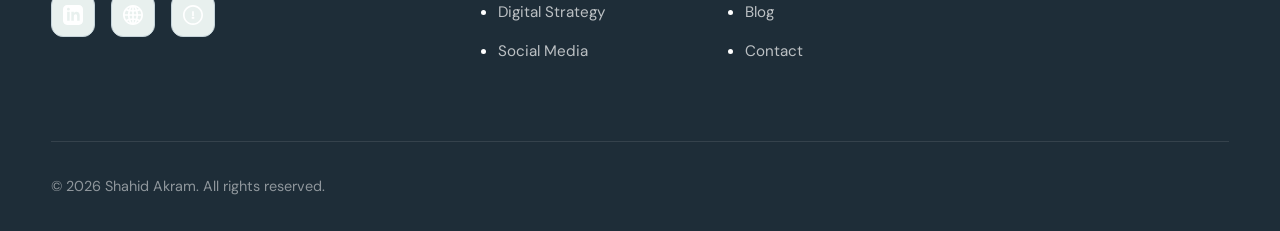
<file: contact.html>
<!DOCTYPE html>
<html lang="en">
<head>
    <meta charset="UTF-8">
    <meta name="viewport" content="width=device-width, initial-scale=1.0">
    <title>Contact - Shahid Akram | Book a Consultation</title>
    <link rel="stylesheet" href="styles.css">
    <link href="https://fonts.googleapis.com/css2?family=DM+Sans:wght@400;500;700&family=Playfair+Display:wght@400;500;600;700&display=swap" rel="stylesheet">
</head>
<body>
    <!-- Navigation -->
    <nav class="navbar">
        <div class="container">
            <a href="index.html" class="logo">Shahid<span>.</span></a>
            <ul class="nav-links">
                <li><a href="index.html">Home</a></li>
                <li><a href="services.html">Services</a></li>
                <li><a href="blog.html">Blog</a></li>
                <li><a href="contact.html" class="active">Contact</a></li>
            </ul>
            <a href="contact.html" class="btn btn-primary nav-cta">Book a Call</a>
            <button class="mobile-menu-btn" aria-label="Toggle menu">
                <span></span>
                <span></span>
                <span></span>
            </button>
        </div>
    </nav>

    <!-- Page Header -->
    <section class="page-header">
        <div class="container">
            <nav class="breadcrumb">
                <a href="index.html">Home</a>
                <span>/</span>
                <span>Contact</span>
            </nav>
            <h1>Let's Work <span class="highlight">Together</span></h1>
            <p>Ready to elevate your digital presence? Get in touch and let's discuss your project</p>
        </div>
    </section>

    <!-- Contact Section -->
    <section class="contact-section">
        <div class="container">
            <div class="contact-grid">
                <!-- Contact Info -->
                <div class="contact-info">
                    <h2>Get in Touch</h2>
                    <p>I'm always interested in hearing about new projects and opportunities. Whether you need help with social media management, digital marketing strategy, or brand development, I'd love to hear from you.</p>
                    
                    <div class="contact-details">
                        <div class="contact-item">
                            <div class="contact-icon">
                                <svg xmlns="http://www.w3.org/2000/svg" width="24" height="24" viewBox="0 0 24 24" fill="none" stroke="currentColor" stroke-width="2" stroke-linecap="round" stroke-linejoin="round"><path d="M4 4h16c1.1 0 2 .9 2 2v12c0 1.1-.9 2-2 2H4c-1.1 0-2-.9-2-2V6c0-1.1.9-2 2-2z"></path><polyline points="22,6 12,13 2,6"></polyline></svg>
                            </div>
                            <div class="contact-text">
                                <h4>Email</h4>
                                <a href="mailto:shahid.choudhary5@yahoo.com">shahid.choudhary5@yahoo.com</a>
                            </div>
                        </div>
                        
                        <div class="contact-item">
                            <div class="contact-icon">
                                <svg xmlns="http://www.w3.org/2000/svg" width="24" height="24" viewBox="0 0 24 24" fill="none" stroke="currentColor" stroke-width="2" stroke-linecap="round" stroke-linejoin="round"><path d="M22 16.92v3a2 2 0 0 1-2.18 2 19.79 19.79 0 0 1-8.63-3.07 19.5 19.5 0 0 1-6-6 19.79 19.79 0 0 1-3.07-8.67A2 2 0 0 1 4.11 2h3a2 2 0 0 1 2 1.72 12.84 12.84 0 0 0 .7 2.81 2 2 0 0 1-.45 2.11L8.09 9.91a16 16 0 0 0 6 6l1.27-1.27a2 2 0 0 1 2.11-.45 12.84 12.84 0 0 0 2.81.7A2 2 0 0 1 22 16.92z"></path></svg>
                            </div>
                            <div class="contact-text">
                                <h4>Phone</h4>
                                <a href="tel:+923004822560">+92 300 4822560</a>
                            </div>
                        </div>
                        
                        <div class="contact-item">
                            <div class="contact-icon">
                                <svg xmlns="http://www.w3.org/2000/svg" width="24" height="24" viewBox="0 0 24 24" fill="none" stroke="currentColor" stroke-width="2" stroke-linecap="round" stroke-linejoin="round"><path d="M21 10c0 7-9 13-9 13s-9-6-9-13a9 9 0 0 1 18 0z"></path><circle cx="12" cy="10" r="3"></circle></svg>
                            </div>
                            <div class="contact-text">
                                <h4>Location</h4>
                                <p>Wapda Town, Lahore, Pakistan</p>
                            </div>
                        </div>
                    </div>

                    <div class="social-connect">
                        <h4>Connect With Me</h4>
                        <div class="social-links-large">
                            <a href="https://www.linkedin.com/in/shahidakram" target="_blank" class="social-link-card">
                                <svg xmlns="http://www.w3.org/2000/svg" width="24" height="24" viewBox="0 0 24 24" fill="currentColor"><path d="M19 0h-14c-2.761 0-5 2.239-5 5v14c0 2.761 2.239 5 5 5h14c2.762 0 5-2.239 5-5v-14c0-2.761-2.238-5-5-5zm-11 19h-3v-11h3v11zm-1.5-12.268c-.966 0-1.75-.79-1.75-1.764s.784-1.764 1.75-1.764 1.75.79 1.75 1.764-.783 1.764-1.75 1.764zm13.5 12.268h-3v-5.604c0-3.368-4-3.113-4 0v5.604h-3v-11h3v1.765c1.396-2.586 7-2.777 7 2.476v6.759z"/></svg>
                                <span>LinkedIn</span>
                            </a>
                            <a href="https://linktr.ee/ShdElia" target="_blank" class="social-link-card">
                                <svg xmlns="http://www.w3.org/2000/svg" width="24" height="24" viewBox="0 0 24 24" fill="currentColor"><path d="M12 0c-6.627 0-12 5.373-12 12s5.373 12 12 12 12-5.373 12-12-5.373-12-12-12zm1 16.057v-3.057h2.994c-.059 1.143-.212 2.24-.456 3.279-.823-.12-1.674-.188-2.538-.222zm1.957 2.162c-.499 1.33-1.159 2.497-1.957 3.456v-3.62c.666.028 1.319.081 1.957.164zm-1.957-7.219v-3.015c.868-.034 1.721-.103 2.548-.224.238 1.027.389 2.111.446 3.239h-2.994zm0-5.014v-3.661c.806.969 1.471 2.15 1.971 3.496-.642.084-1.3.137-1.971.165zm2.703-3.267c1.237.496 2.354 1.228 3.29 2.146-.642.234-1.311.442-2.019.607-.344-.992-.775-1.91-1.271-2.753zm-7.241 13.56c-.244-1.039-.398-2.136-.456-3.279h2.994v3.057c-.865.034-1.714.102-2.538.222zm2.538 1.776v3.62c-.798-.959-1.458-2.126-1.957-3.456.638-.083 1.291-.136 1.957-.164zm-2.994-7.055c.057-1.128.207-2.212.446-3.239.827.121 1.68.19 2.548.224v3.015h-2.994zm1.024-5.179c.5-1.346 1.165-2.527 1.97-3.496v3.661c-.671-.028-1.329-.081-1.97-.165zm-2.005-.35c-.708-.165-1.377-.373-2.018-.607.937-.918 2.053-1.65 3.29-2.146-.496.844-.927 1.762-1.272 2.753zm-.549 1.918c-.264 1.151-.434 2.36-.492 3.611h-3.933c.165-1.658.739-3.197 1.617-4.518.88.361 1.816.67 2.808.907zm.009 9.262c-.988.236-1.92.542-2.797.9-.89-1.328-1.471-2.879-1.637-4.551h3.934c.058 1.265.231 2.488.5 3.651zm.553 1.917c.342.976.768 1.881 1.257 2.712-1.223-.49-2.326-1.211-3.256-2.115.636-.229 1.299-.435 1.999-.597zm9.924 0c.7.163 1.362.367 1.999.597-.931.903-2.034 1.625-3.257 2.116.489-.832.915-1.737 1.258-2.713zm.553-1.917c.27-1.163.442-2.386.501-3.651h3.934c-.167 1.672-.748 3.223-1.638 4.551-.877-.358-1.81-.664-2.797-.9zm.501-5.651c-.058-1.251-.229-2.46-.492-3.611.992-.237 1.929-.546 2.809-.907.877 1.321 1.451 2.86 1.616 4.518h-3.933z"/></svg>
                                <span>Portfolio</span>
                            </a>
                            <a href="https://letterstoamovingworld.blogspot.com/" target="_blank" class="social-link-card">
                                <svg xmlns="http://www.w3.org/2000/svg" width="24" height="24" viewBox="0 0 24 24" fill="currentColor"><path d="M19 24h-14c-2.761 0-5-2.239-5-5v-14c0-2.761 2.239-5 5-5h14c2.762 0 5 2.239 5 5v14c0 2.761-2.238 5-5 5zm-9.448-7.146c.673 0 1.228-.187 1.664-.563.436-.375.653-.878.653-1.51 0-.434-.119-.798-.357-1.093-.238-.295-.55-.489-.935-.582v-.027c.323-.107.587-.302.794-.584.206-.283.309-.612.309-.988 0-.568-.209-1.018-.627-1.352-.418-.333-.973-.5-1.665-.5h-2.901v6.199h3.065zm-.228-3.615h-1.452v-1.38h1.452c.295 0 .527.068.696.205.169.137.254.335.254.595 0 .247-.082.44-.245.58-.163.139-.399.209-.705.209zm.162 2.498h-1.614v-1.517h1.614c.339 0 .6.073.785.219.185.147.277.364.277.652 0 .253-.087.457-.261.612-.175.156-.437.234-.787.234zm6.791-2.169h.014c0-1.657-1.278-3-2.854-3-1.576 0-2.854 1.343-2.854 3s1.278 3 2.854 3c1.137 0 2.117-.668 2.579-1.632h-1.148c-.313.402-.806.659-1.36.659-.837 0-1.525-.621-1.662-1.429h4.431v-.598z"/></svg>
                                <span>Blog</span>
                            </a>
                        </div>
                    </div>
                </div>

                <!-- Contact Form -->
                <div class="contact-form-wrapper">
                    <h3>Send a Message</h3>
                    <form class="contact-form" id="contactForm">
                        <div class="form-group">
                            <label for="name">Full Name</label>
                            <input type="text" id="name" name="name" placeholder="Your name" required>
                        </div>
                        <div class="form-group">
                            <label for="email">Email Address</label>
                            <input type="email" id="email" name="email" placeholder="your@email.com" required>
                        </div>
                        <div class="form-group">
                            <label for="service">Service Interested In</label>
                            <select id="service" name="service">
                                <option value="">Select a service</option>
                                <option value="social-media">Social Media Management</option>
                                <option value="digital-marketing">Digital Marketing Strategy</option>
                                <option value="paid-advertising">Paid Advertising</option>
                                <option value="graphic-design">Graphic Design</option>
                                <option value="content-creation">Content Creation</option>
                                <option value="other">Other</option>
                            </select>
                        </div>
                        <div class="form-group">
                            <label for="message">Your Message</label>
                            <textarea id="message" name="message" rows="5" placeholder="Tell me about your project..." required></textarea>
                        </div>
                        <button type="submit" class="btn btn-primary btn-full">Send Message</button>
                    </form>
                </div>
            </div>
        </div>
    </section>

    <!-- Calendar Booking Section -->
    <section class="calendar-section">
        <div class="container">
            <div class="calendar-header">
                <h2>Book a <span class="highlight">Consultation</span></h2>
                <p>Schedule a free 30-minute discovery call to discuss your digital marketing needs</p>
            </div>
            
            <div class="calendar-wrapper">
                <div class="calendar-info">
                    <div class="meeting-type">
                        <div class="meeting-icon">
                            <svg xmlns="http://www.w3.org/2000/svg" width="32" height="32" viewBox="0 0 24 24" fill="none" stroke="currentColor" stroke-width="2" stroke-linecap="round" stroke-linejoin="round"><path d="M15.05 5A5 5 0 0 1 19 8.95M15.05 1A9 9 0 0 1 23 8.94m-1 7.98v3a2 2 0 0 1-2.18 2 19.79 19.79 0 0 1-8.63-3.07 19.5 19.5 0 0 1-6-6 19.79 19.79 0 0 1-3.07-8.67A2 2 0 0 1 4.11 2h3a2 2 0 0 1 2 1.72 12.84 12.84 0 0 0 .7 2.81 2 2 0 0 1-.45 2.11L8.09 9.91a16 16 0 0 0 6 6l1.27-1.27a2 2 0 0 1 2.11-.45 12.84 12.84 0 0 0 2.81.7A2 2 0 0 1 22 16.92z"></path></svg>
                        </div>
                        <div class="meeting-details">
                            <h3>Discovery Call</h3>
                            <p class="meeting-duration">
                                <svg xmlns="http://www.w3.org/2000/svg" width="16" height="16" viewBox="0 0 24 24" fill="none" stroke="currentColor" stroke-width="2" stroke-linecap="round" stroke-linejoin="round"><circle cx="12" cy="12" r="10"></circle><polyline points="12 6 12 12 16 14"></polyline></svg>
                                30 minutes
                            </p>
                            <p class="meeting-method">
                                <svg xmlns="http://www.w3.org/2000/svg" width="16" height="16" viewBox="0 0 24 24" fill="none" stroke="currentColor" stroke-width="2" stroke-linecap="round" stroke-linejoin="round"><polygon points="23 7 16 12 23 17 23 7"></polygon><rect x="1" y="5" width="15" height="14" rx="2" ry="2"></rect></svg>
                                Video call / Phone
                            </p>
                        </div>
                    </div>
                    <div class="meeting-description">
                        <h4>What to expect:</h4>
                        <ul>
                            <li>Discuss your current digital presence</li>
                            <li>Identify key challenges and goals</li>
                            <li>Explore potential strategies</li>
                            <li>Answer any questions you have</li>
                        </ul>
                    </div>
                </div>
                
                <div class="calendar-widget">
                    <div class="calendar-nav">
                        <button class="cal-nav-btn" id="prevMonth">
                            <svg xmlns="http://www.w3.org/2000/svg" width="20" height="20" viewBox="0 0 24 24" fill="none" stroke="currentColor" stroke-width="2" stroke-linecap="round" stroke-linejoin="round"><polyline points="15 18 9 12 15 6"></polyline></svg>
                        </button>
                        <h3 class="calendar-month" id="calendarMonth">February 2026</h3>
                        <button class="cal-nav-btn" id="nextMonth">
                            <svg xmlns="http://www.w3.org/2000/svg" width="20" height="20" viewBox="0 0 24 24" fill="none" stroke="currentColor" stroke-width="2" stroke-linecap="round" stroke-linejoin="round"><polyline points="9 18 15 12 9 6"></polyline></svg>
                        </button>
                    </div>
                    <div class="calendar-grid">
                        <div class="calendar-weekdays">
                            <span>Sun</span>
                            <span>Mon</span>
                            <span>Tue</span>
                            <span>Wed</span>
                            <span>Thu</span>
                            <span>Fri</span>
                            <span>Sat</span>
                        </div>
                        <div class="calendar-days" id="calendarDays">
                            <!-- Days will be generated by JavaScript -->
                        </div>
                    </div>
                    <div class="time-slots" id="timeSlots" style="display: none;">
                        <h4>Available Times <span id="selectedDate"></span></h4>
                        <div class="slots-grid" id="slotsGrid">
                            <!-- Time slots will be generated by JavaScript -->
                        </div>
                    </div>
                    <div class="booking-confirmation" id="bookingConfirmation" style="display: none;">
                        <div class="confirmation-icon">
                            <svg xmlns="http://www.w3.org/2000/svg" width="48" height="48" viewBox="0 0 24 24" fill="none" stroke="currentColor" stroke-width="2" stroke-linecap="round" stroke-linejoin="round"><path d="M22 11.08V12a10 10 0 1 1-5.93-9.14"></path><polyline points="22 4 12 14.01 9 11.01"></polyline></svg>
                        </div>
                        <h4>Booking Request Sent!</h4>
                        <p id="confirmationDetails"></p>
                        <p class="confirmation-note">I'll send you a confirmation email shortly with the meeting link.</p>
                        <button class="btn btn-secondary" id="newBooking">Book Another Time</button>
                    </div>
                </div>
            </div>
        </div>
    </section>

    <!-- FAQ Section -->
    <section class="faq-section">
        <div class="container">
            <h2>Frequently Asked <span class="highlight">Questions</span></h2>
            <div class="faq-grid">
                <div class="faq-item">
                    <h4>What services do you offer?</h4>
                    <p>I specialize in social media management, digital marketing strategy, paid advertising campaigns, graphic design, and content creation tailored for brand growth.</p>
                </div>
                <div class="faq-item">
                    <h4>What's your typical project timeline?</h4>
                    <p>Project timelines vary based on scope. A social media strategy typically takes 2-3 weeks, while ongoing management is a monthly commitment. We'll discuss specific timelines during our discovery call.</p>
                </div>
                <div class="faq-item">
                    <h4>Do you work with international clients?</h4>
                    <p>Absolutely! I work with clients globally and am comfortable with remote collaboration across different time zones. Currently working with clients in UAE, Saudi Arabia, and Pakistan.</p>
                </div>
                <div class="faq-item">
                    <h4>How do you measure success?</h4>
                    <p>Success metrics depend on your goals—whether it's engagement rates, lead generation, conversions, or brand awareness. I provide regular reports with actionable insights.</p>
                </div>
            </div>
        </div>
    </section>

    <!-- CTA Section -->
    <section class="cta-section">
        <div class="container">
            <div class="cta-content">
                <h2>Ready to Transform Your Digital Presence?</h2>
                <p>Let's create a strategy that drives real results for your brand</p>
                <a href="mailto:shahid.choudhary5@yahoo.com" class="btn btn-white">Email Me Directly</a>
            </div>
        </div>
    </section>

    <!-- Footer -->
    <footer class="footer">
        <div class="container">
            <div class="footer-grid">
                <div class="footer-brand">
                    <a href="index.html" class="logo">Shahid<span>.</span></a>
                    <p>Helping brands connect, engage, and grow across the digital landscape.</p>
                    <div class="social-links">
                        <a href="https://www.linkedin.com/in/shahidakram" target="_blank" aria-label="LinkedIn">
                            <svg xmlns="http://www.w3.org/2000/svg" width="20" height="20" viewBox="0 0 24 24" fill="currentColor"><path d="M19 0h-14c-2.761 0-5 2.239-5 5v14c0 2.761 2.239 5 5 5h14c2.762 0 5-2.239 5-5v-14c0-2.761-2.238-5-5-5zm-11 19h-3v-11h3v11zm-1.5-12.268c-.966 0-1.75-.79-1.75-1.764s.784-1.764 1.75-1.764 1.75.79 1.75 1.764-.783 1.764-1.75 1.764zm13.5 12.268h-3v-5.604c0-3.368-4-3.113-4 0v5.604h-3v-11h3v1.765c1.396-2.586 7-2.777 7 2.476v6.759z"/></svg>
                        </a>
                        <a href="https://linktr.ee/ShdElia" target="_blank" aria-label="Portfolio">
                            <svg xmlns="http://www.w3.org/2000/svg" width="20" height="20" viewBox="0 0 24 24" fill="currentColor"><path d="M12 0c-6.627 0-12 5.373-12 12s5.373 12 12 12 12-5.373 12-12-5.373-12-12-12zm1 16.057v-3.057h2.994c-.059 1.143-.212 2.24-.456 3.279-.823-.12-1.674-.188-2.538-.222zm1.957 2.162c-.499 1.33-1.159 2.497-1.957 3.456v-3.62c.666.028 1.319.081 1.957.164zm-1.957-7.219v-3.015c.868-.034 1.721-.103 2.548-.224.238 1.027.389 2.111.446 3.239h-2.994zm0-5.014v-3.661c.806.969 1.471 2.15 1.971 3.496-.642.084-1.3.137-1.971.165zm2.703-3.267c1.237.496 2.354 1.228 3.29 2.146-.642.234-1.311.442-2.019.607-.344-.992-.775-1.91-1.271-2.753zm-7.241 13.56c-.244-1.039-.398-2.136-.456-3.279h2.994v3.057c-.865.034-1.714.102-2.538.222zm2.538 1.776v3.62c-.798-.959-1.458-2.126-1.957-3.456.638-.083 1.291-.136 1.957-.164zm-2.994-7.055c.057-1.128.207-2.212.446-3.239.827.121 1.68.19 2.548.224v3.015h-2.994zm1.024-5.179c.5-1.346 1.165-2.527 1.97-3.496v3.661c-.671-.028-1.329-.081-1.97-.165zm-2.005-.35c-.708-.165-1.377-.373-2.018-.607.937-.918 2.053-1.65 3.29-2.146-.496.844-.927 1.762-1.272 2.753zm-.549 1.918c-.264 1.151-.434 2.36-.492 3.611h-3.933c.165-1.658.739-3.197 1.617-4.518.88.361 1.816.67 2.808.907zm.009 9.262c-.988.236-1.92.542-2.797.9-.89-1.328-1.471-2.879-1.637-4.551h3.934c.058 1.265.231 2.488.5 3.651zm.553 1.917c.342.976.768 1.881 1.257 2.712-1.223-.49-2.326-1.211-3.256-2.115.636-.229 1.299-.435 1.999-.597zm9.924 0c.7.163 1.362.367 1.999.597-.931.903-2.034 1.625-3.257 2.116.489-.832.915-1.737 1.258-2.713zm.553-1.917c.27-1.163.442-2.386.501-3.651h3.934c-.167 1.672-.748 3.223-1.638 4.551-.877-.358-1.81-.664-2.797-.9zm.501-5.651c-.058-1.251-.229-2.46-.492-3.611.992-.237 1.929-.546 2.809-.907.877 1.321 1.451 2.86 1.616 4.518h-3.933z"/></svg>
                        </a>
                        <a href="https://letterstoamovingworld.blogspot.com/" target="_blank" aria-label="Blog">
                            <svg xmlns="http://www.w3.org/2000/svg" width="20" height="20" viewBox="0 0 24 24" fill="currentColor"><path d="M12 2c5.514 0 10 4.486 10 10s-4.486 10-10 10-10-4.486-10-10 4.486-10 10-10zm0-2c-6.627 0-12 5.373-12 12s5.373 12 12 12 12-5.373 12-12-5.373-12-12-12zm-1.5 16.5v-2h3v2h-3zm.5-3v-6h2v6h-2z"/></svg>
                        </a>
                    </div>
                </div>
                <div class="footer-links">
                    <h4>Services</h4>
                    <ul>
                        <li><a href="graphic-design.html">Graphic Design</a></li>
                        <li><a href="paid-advertising.html">Paid Advertising</a></li>
                        <li><a href="digital-marketing.html">Digital Strategy</a></li>
                        <li><a href="social-media.html">Social Media</a></li>
                    </ul>
                </div>
                <div class="footer-links">
                    <h4>Quick Links</h4>
                    <ul>
                        <li><a href="index.html">Home</a></li>
                        <li><a href="services.html">Services</a></li>
                        <li><a href="blog.html">Blog</a></li>
                        <li><a href="contact.html">Contact</a></li>
                    </ul>
                </div>
                <div class="footer-contact">
                    <h4>Get in Touch</h4>
                    <p>shahid.choudhary5@yahoo.com</p>
                    <p>+92 300 4822560</p>
                    <p>Lahore, Pakistan</p>
                </div>
            </div>
            <div class="footer-bottom">
                <p>&copy; 2026 Shahid Akram. All rights reserved.</p>
            </div>
        </div>
    </footer>

    <script>
        // Mobile menu toggle
        const mobileMenuBtn = document.querySelector('.mobile-menu-btn');
        const navLinks = document.querySelector('.nav-links');
        
        mobileMenuBtn.addEventListener('click', () => {
            navLinks.classList.toggle('active');
            mobileMenuBtn.classList.toggle('active');
        });

        // Calendar functionality
        const calendarDays = document.getElementById('calendarDays');
        const calendarMonth = document.getElementById('calendarMonth');
        const prevMonthBtn = document.getElementById('prevMonth');
        const nextMonthBtn = document.getElementById('nextMonth');
        const timeSlots = document.getElementById('timeSlots');
        const slotsGrid = document.getElementById('slotsGrid');
        const selectedDateSpan = document.getElementById('selectedDate');
        const bookingConfirmation = document.getElementById('bookingConfirmation');
        const confirmationDetails = document.getElementById('confirmationDetails');
        const newBookingBtn = document.getElementById('newBooking');

        let currentDate = new Date();
        let selectedDay = null;

        const months = ['January', 'February', 'March', 'April', 'May', 'June', 
                       'July', 'August', 'September', 'October', 'November', 'December'];

        const availableSlots = ['9:00 AM', '10:00 AM', '11:00 AM', '2:00 PM', '3:00 PM', '4:00 PM', '5:00 PM'];

        function renderCalendar() {
            const year = currentDate.getFullYear();
            const month = currentDate.getMonth();
            
            calendarMonth.textContent = `${months[month]} ${year}`;
            
            const firstDay = new Date(year, month, 1).getDay();
            const daysInMonth = new Date(year, month + 1, 0).getDate();
            const today = new Date();
            
            let html = '';
            
            // Empty cells for days before first day of month
            for (let i = 0; i < firstDay; i++) {
                html += '<span class="day empty"></span>';
            }
            
            // Days of the month
            for (let day = 1; day <= daysInMonth; day++) {
                const date = new Date(year, month, day);
                const isPast = date < new Date(today.getFullYear(), today.getMonth(), today.getDate());
                const isWeekend = date.getDay() === 0 || date.getDay() === 6;
                const isSelected = selectedDay && selectedDay.getTime() === date.getTime();
                
                let classes = 'day';
                if (isPast) classes += ' past';
                if (isWeekend) classes += ' weekend';
                if (isSelected) classes += ' selected';
                if (!isPast && !isWeekend) classes += ' available';
                
                html += `<span class="${classes}" data-day="${day}">${day}</span>`;
            }
            
            calendarDays.innerHTML = html;
            
            // Add click handlers
            document.querySelectorAll('.day.available').forEach(dayEl => {
                dayEl.addEventListener('click', () => selectDay(parseInt(dayEl.dataset.day)));
            });
        }

        function selectDay(day) {
            selectedDay = new Date(currentDate.getFullYear(), currentDate.getMonth(), day);
            renderCalendar();
            showTimeSlots();
        }

        function showTimeSlots() {
            const dateStr = selectedDay.toLocaleDateString('en-US', { 
                weekday: 'long', 
                month: 'long', 
                day: 'numeric' 
            });
            selectedDateSpan.textContent = `for ${dateStr}`;
            
            slotsGrid.innerHTML = availableSlots.map(slot => 
                `<button class="time-slot" data-time="${slot}">${slot}</button>`
            ).join('');
            
            timeSlots.style.display = 'block';
            bookingConfirmation.style.display = 'none';
            
            document.querySelectorAll('.time-slot').forEach(slot => {
                slot.addEventListener('click', () => bookSlot(slot.dataset.time));
            });
        }

        function bookSlot(time) {
            const dateStr = selectedDay.toLocaleDateString('en-US', { 
                weekday: 'long', 
                month: 'long', 
                day: 'numeric',
                year: 'numeric'
            });
            
            confirmationDetails.textContent = `${dateStr} at ${time}`;
            timeSlots.style.display = 'none';
            bookingConfirmation.style.display = 'block';
        }

        prevMonthBtn.addEventListener('click', () => {
            currentDate.setMonth(currentDate.getMonth() - 1);
            renderCalendar();
            timeSlots.style.display = 'none';
        });

        nextMonthBtn.addEventListener('click', () => {
            currentDate.setMonth(currentDate.getMonth() + 1);
            renderCalendar();
            timeSlots.style.display = 'none';
        });

        newBookingBtn.addEventListener('click', () => {
            selectedDay = null;
            bookingConfirmation.style.display = 'none';
            renderCalendar();
        });

        // Initialize calendar
        renderCalendar();

        // Contact form handling
        document.getElementById('contactForm').addEventListener('submit', function(e) {
            e.preventDefault();
            alert('Thank you for your message! I\'ll get back to you within 24 hours.');
            this.reset();
        });
    </script>
</body>
</html>
</file>
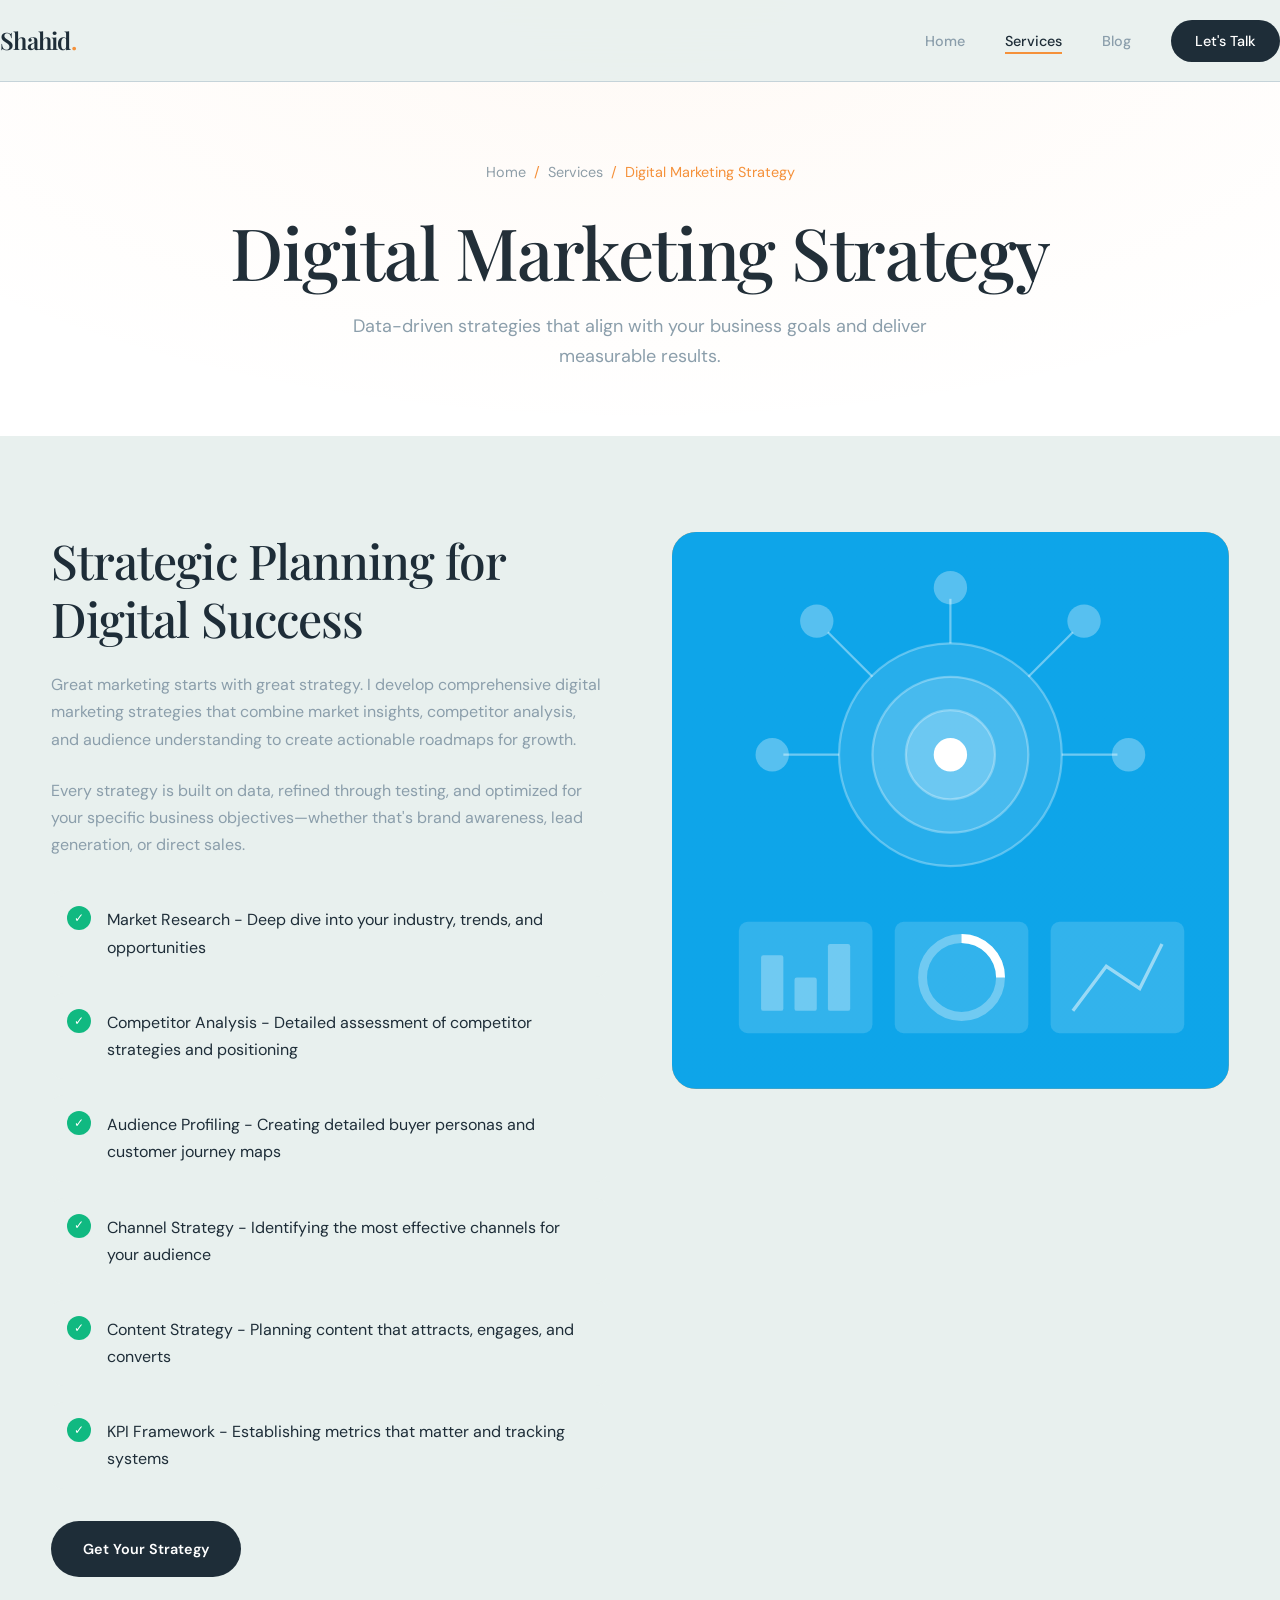
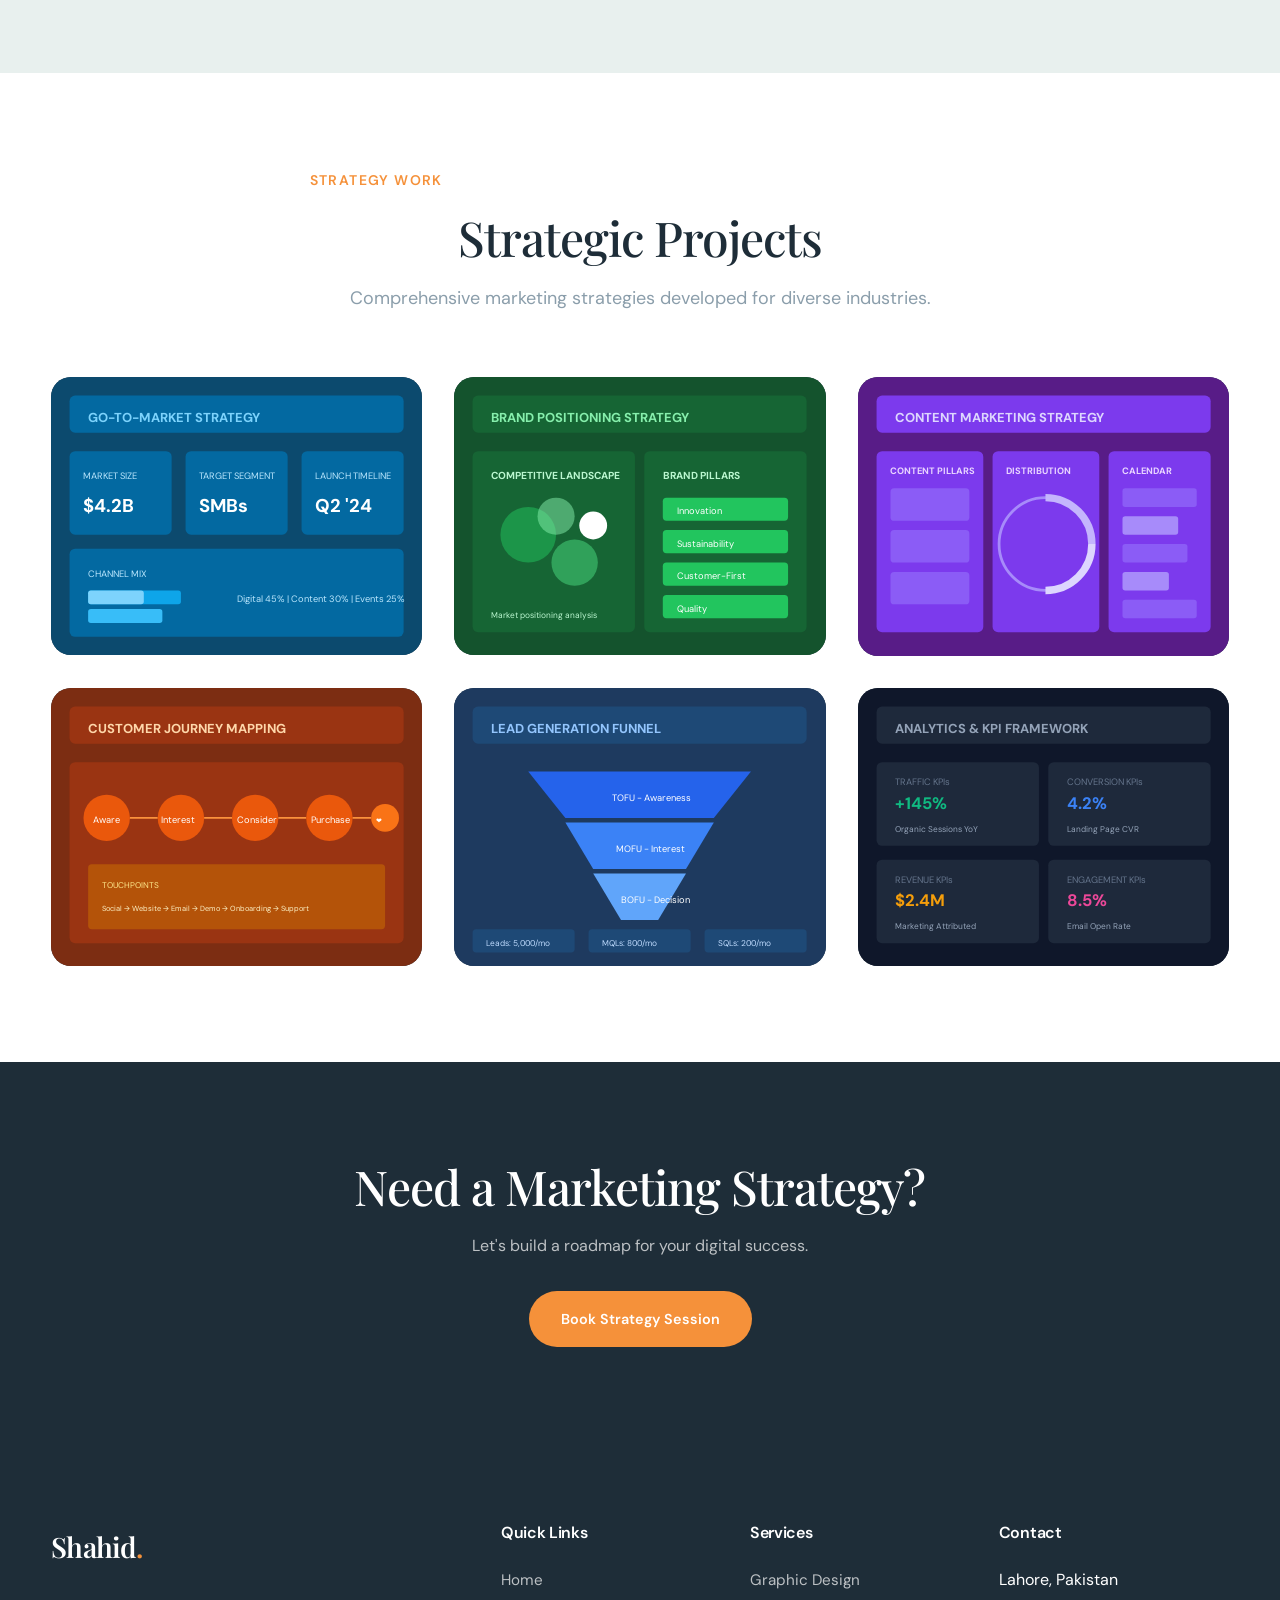
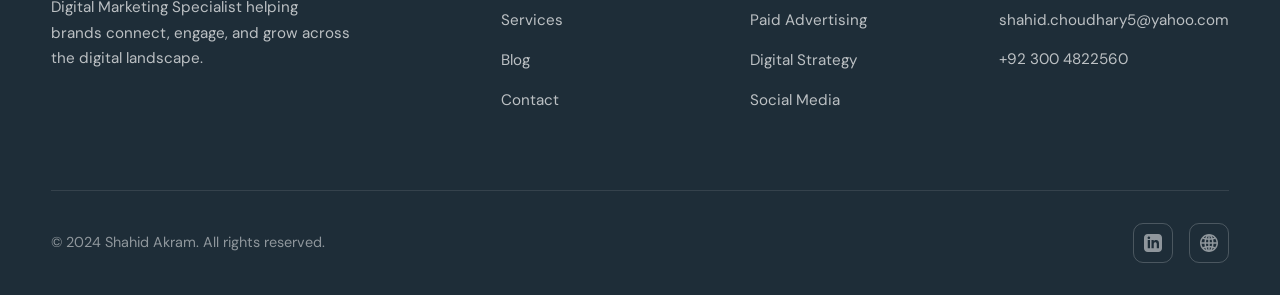
<file: digital-marketing.html>
<!DOCTYPE html>
<html lang="en">
<head>
  <meta charset="UTF-8">
  <meta name="viewport" content="width=device-width, initial-scale=1.0">
  <meta name="description" content="Digital Marketing Strategy Services - Market Research, Competitor Analysis, Campaign Planning, Data Analytics">
  <title>Digital Marketing Strategy | Shahid Akram</title>
  <link rel="preconnect" href="https://fonts.googleapis.com">
  <link rel="preconnect" href="https://fonts.gstatic.com" crossorigin>
  <link href="https://fonts.googleapis.com/css2?family=DM+Sans:wght@400;500;600;700&family=Playfair+Display:wght@400;500;600;700&display=swap" rel="stylesheet">
  <link rel="stylesheet" href="styles.css">
</head>
<body>
  <!-- Navigation -->
  <nav class="nav">
    <div class="container nav-inner">
      <a href="index.html" class="logo">Shahid<span>.</span></a>
      <ul class="nav-links">
        <li><a href="index.html">Home</a></li>
        <li><a href="services.html" class="active">Services</a></li>
        <li><a href="blog.html">Blog</a></li>
        <li><a href="contact.html" class="nav-cta">Let's Talk</a></li>
      </ul>
      <button class="menu-toggle" onclick="toggleMenu()">
        <span></span>
        <span></span>
        <span></span>
      </button>
    </div>
  </nav>

  <!-- Page Header -->
  <header class="page-header">
    <div class="container">
      <div class="breadcrumb">
        <a href="index.html">Home</a>
        <span>/</span>
        <a href="services.html">Services</a>
        <span>/</span>
        <span>Digital Marketing Strategy</span>
      </div>
      <h1>Digital Marketing Strategy</h1>
      <p>Data-driven strategies that align with your business goals and deliver measurable results.</p>
    </div>
  </header>

  <!-- Service Detail -->
  <section class="section">
    <div class="container">
      <div class="service-detail">
        <div class="service-content">
          <h2>Strategic Planning for Digital Success</h2>
          <p>
            Great marketing starts with great strategy. I develop comprehensive digital marketing strategies that combine market insights, competitor analysis, and audience understanding to create actionable roadmaps for growth.
          </p>
          <p>
            Every strategy is built on data, refined through testing, and optimized for your specific business objectives—whether that's brand awareness, lead generation, or direct sales.
          </p>
          <ul class="service-features">
            <li>Market Research - Deep dive into your industry, trends, and opportunities</li>
            <li>Competitor Analysis - Detailed assessment of competitor strategies and positioning</li>
            <li>Audience Profiling - Creating detailed buyer personas and customer journey maps</li>
            <li>Channel Strategy - Identifying the most effective channels for your audience</li>
            <li>Content Strategy - Planning content that attracts, engages, and converts</li>
            <li>KPI Framework - Establishing metrics that matter and tracking systems</li>
          </ul>
          <a href="contact.html" class="btn btn-primary">Get Your Strategy</a>
        </div>
        <div class="service-image">
          <svg width="100%" height="100%" viewBox="0 0 500 500" fill="none" xmlns="http://www.w3.org/2000/svg">
            <rect width="500" height="500" fill="url(#gradStrategy)"/>
            <!-- Strategy elements -->
            <circle cx="250" cy="200" r="100" fill="rgba(255,255,255,0.1)" stroke="rgba(255,255,255,0.3)" stroke-width="2"/>
            <circle cx="250" cy="200" r="70" fill="rgba(255,255,255,0.15)" stroke="rgba(255,255,255,0.3)" stroke-width="2"/>
            <circle cx="250" cy="200" r="40" fill="rgba(255,255,255,0.2)" stroke="rgba(255,255,255,0.3)" stroke-width="2"/>
            <circle cx="250" cy="200" r="15" fill="white"/>
            <!-- Connection lines -->
            <line x1="250" y1="100" x2="250" y2="60" stroke="rgba(255,255,255,0.4)" stroke-width="2"/>
            <line x1="350" y1="200" x2="400" y2="200" stroke="rgba(255,255,255,0.4)" stroke-width="2"/>
            <line x1="150" y1="200" x2="100" y2="200" stroke="rgba(255,255,255,0.4)" stroke-width="2"/>
            <line x1="320" y1="130" x2="360" y2="90" stroke="rgba(255,255,255,0.4)" stroke-width="2"/>
            <line x1="180" y1="130" x2="140" y2="90" stroke="rgba(255,255,255,0.4)" stroke-width="2"/>
            <!-- Nodes -->
            <circle cx="250" cy="50" r="15" fill="rgba(255,255,255,0.3)"/>
            <circle cx="410" cy="200" r="15" fill="rgba(255,255,255,0.3)"/>
            <circle cx="90" cy="200" r="15" fill="rgba(255,255,255,0.3)"/>
            <circle cx="370" cy="80" r="15" fill="rgba(255,255,255,0.3)"/>
            <circle cx="130" cy="80" r="15" fill="rgba(255,255,255,0.3)"/>
            <!-- Bottom charts -->
            <rect x="60" y="350" width="120" height="100" rx="8" fill="rgba(255,255,255,0.15)"/>
            <rect x="80" y="380" width="20" height="50" rx="2" fill="rgba(255,255,255,0.3)"/>
            <rect x="110" y="400" width="20" height="30" rx="2" fill="rgba(255,255,255,0.3)"/>
            <rect x="140" y="370" width="20" height="60" rx="2" fill="rgba(255,255,255,0.3)"/>
            <rect x="200" y="350" width="120" height="100" rx="8" fill="rgba(255,255,255,0.15)"/>
            <circle cx="260" cy="400" r="35" fill="none" stroke="rgba(255,255,255,0.3)" stroke-width="8"/>
            <path d="M260 365 A35 35 0 0 1 295 400" stroke="white" stroke-width="8" fill="none"/>
            <rect x="340" y="350" width="120" height="100" rx="8" fill="rgba(255,255,255,0.15)"/>
            <path d="M360 430 L390 390 L420 410 L440 370" stroke="rgba(255,255,255,0.5)" stroke-width="3" fill="none"/>
            <defs>
              <linearGradient id="gradStrategy" x1="0" y1="0" x2="500" y2="500">
                <stop offset="0%" stop-color="#0ea5e9"/>
                <stop offset="100%" stop-color="#2563eb"/>
              </linearGradient>
            </defs>
          </svg>
        </div>
      </div>
    </div>
  </section>

  <!-- Portfolio Section -->
  <section class="section" style="background: var(--bg-white);">
    <div class="container">
      <div class="section-header">
        <p class="section-tag">Strategy Work</p>
        <h2 class="section-title">Strategic Projects</h2>
        <p class="section-desc">Comprehensive marketing strategies developed for diverse industries.</p>
      </div>
      <div class="portfolio-grid">
        <div class="portfolio-item">
          <svg width="100%" height="100%" viewBox="0 0 400 300" fill="none" xmlns="http://www.w3.org/2000/svg">
            <rect width="400" height="300" fill="#0c4a6e"/>
            <rect x="20" y="20" width="360" height="40" rx="6" fill="#0369a1"/>
            <text x="40" y="48" fill="#7dd3fc" font-size="14" font-weight="bold">GO-TO-MARKET STRATEGY</text>
            <rect x="20" y="80" width="110" height="90" rx="6" fill="#0369a1"/>
            <text x="35" y="110" fill="#bae6fd" font-size="10">MARKET SIZE</text>
            <text x="35" y="145" fill="white" font-size="20" font-weight="bold">$4.2B</text>
            <rect x="145" y="80" width="110" height="90" rx="6" fill="#0369a1"/>
            <text x="160" y="110" fill="#bae6fd" font-size="10">TARGET SEGMENT</text>
            <text x="160" y="145" fill="white" font-size="20" font-weight="bold">SMBs</text>
            <rect x="270" y="80" width="110" height="90" rx="6" fill="#0369a1"/>
            <text x="285" y="110" fill="#bae6fd" font-size="10">LAUNCH TIMELINE</text>
            <text x="285" y="145" fill="white" font-size="20" font-weight="bold">Q2 '24</text>
            <rect x="20" y="185" width="360" height="95" rx="6" fill="#0369a1"/>
            <text x="40" y="215" fill="#bae6fd" font-size="10">CHANNEL MIX</text>
            <rect x="40" y="230" width="100" height="15" rx="3" fill="#0ea5e9"/>
            <rect x="40" y="250" width="80" height="15" rx="3" fill="#38bdf8"/>
            <rect x="40" y="230" width="60" height="15" rx="3" fill="#7dd3fc"/>
            <text x="200" y="243" fill="#bae6fd" font-size="10">Digital 45% | Content 30% | Events 25%</text>
          </svg>
          <div class="portfolio-overlay">
            <h4>SaaS Product Launch</h4>
            <p>Complete go-to-market strategy</p>
          </div>
        </div>
        <div class="portfolio-item">
          <svg width="100%" height="100%" viewBox="0 0 400 300" fill="none" xmlns="http://www.w3.org/2000/svg">
            <rect width="400" height="300" fill="#14532d"/>
            <rect x="20" y="20" width="360" height="40" rx="6" fill="#166534"/>
            <text x="40" y="48" fill="#86efac" font-size="14" font-weight="bold">BRAND POSITIONING STRATEGY</text>
            <rect x="20" y="80" width="175" height="195" rx="6" fill="#166534"/>
            <text x="40" y="110" fill="#bbf7d0" font-size="11" font-weight="bold">COMPETITIVE LANDSCAPE</text>
            <circle cx="80" cy="170" r="30" fill="#22c55e" opacity="0.5"/>
            <circle cx="130" cy="200" r="25" fill="#4ade80" opacity="0.5"/>
            <circle cx="110" cy="150" r="20" fill="#86efac" opacity="0.5"/>
            <circle cx="150" cy="160" r="15" fill="white"/>
            <text x="40" y="260" fill="#bbf7d0" font-size="9">Market positioning analysis</text>
            <rect x="205" y="80" width="175" height="195" rx="6" fill="#166534"/>
            <text x="225" y="110" fill="#bbf7d0" font-size="11" font-weight="bold">BRAND PILLARS</text>
            <rect x="225" y="130" width="135" height="25" rx="4" fill="#22c55e"/>
            <text x="240" y="148" fill="white" font-size="10">Innovation</text>
            <rect x="225" y="165" width="135" height="25" rx="4" fill="#22c55e"/>
            <text x="240" y="183" fill="white" font-size="10">Sustainability</text>
            <rect x="225" y="200" width="135" height="25" rx="4" fill="#22c55e"/>
            <text x="240" y="218" fill="white" font-size="10">Customer-First</text>
            <rect x="225" y="235" width="135" height="25" rx="4" fill="#22c55e"/>
            <text x="240" y="253" fill="white" font-size="10">Quality</text>
          </svg>
          <div class="portfolio-overlay">
            <h4>Consumer Brand Refresh</h4>
            <p>Brand positioning & messaging</p>
          </div>
        </div>
        <div class="portfolio-item">
          <svg width="100%" height="100%" viewBox="0 0 400 300" fill="none" xmlns="http://www.w3.org/2000/svg">
            <rect width="400" height="300" fill="#581c87"/>
            <rect x="20" y="20" width="360" height="40" rx="6" fill="#7c3aed"/>
            <text x="40" y="48" fill="#ddd6fe" font-size="14" font-weight="bold">CONTENT MARKETING STRATEGY</text>
            <rect x="20" y="80" width="115" height="195" rx="6" fill="#7c3aed"/>
            <text x="35" y="105" fill="#e9d5ff" font-size="10" font-weight="bold">CONTENT PILLARS</text>
            <rect x="35" y="120" width="85" height="35" rx="4" fill="#8b5cf6"/>
            <rect x="35" y="165" width="85" height="35" rx="4" fill="#8b5cf6"/>
            <rect x="35" y="210" width="85" height="35" rx="4" fill="#8b5cf6"/>
            <rect x="145" y="80" width="115" height="195" rx="6" fill="#7c3aed"/>
            <text x="160" y="105" fill="#e9d5ff" font-size="10" font-weight="bold">DISTRIBUTION</text>
            <circle cx="202" cy="180" r="50" fill="none" stroke="#a78bfa" stroke-width="3"/>
            <path d="M202 130 A50 50 0 0 1 252 180" stroke="#c4b5fd" stroke-width="8" fill="none"/>
            <path d="M252 180 A50 50 0 0 1 202 230" stroke="#ddd6fe" stroke-width="8" fill="none"/>
            <rect x="270" y="80" width="110" height="195" rx="6" fill="#7c3aed"/>
            <text x="285" y="105" fill="#e9d5ff" font-size="10" font-weight="bold">CALENDAR</text>
            <rect x="285" y="120" width="80" height="20" rx="3" fill="#8b5cf6"/>
            <rect x="285" y="150" width="60" height="20" rx="3" fill="#a78bfa"/>
            <rect x="285" y="180" width="70" height="20" rx="3" fill="#8b5cf6"/>
            <rect x="285" y="210" width="50" height="20" rx="3" fill="#a78bfa"/>
            <rect x="285" y="240" width="80" height="20" rx="3" fill="#8b5cf6"/>
          </svg>
          <div class="portfolio-overlay">
            <h4>Tech Startup Content Plan</h4>
            <p>12-month content roadmap</p>
          </div>
        </div>
        <div class="portfolio-item">
          <svg width="100%" height="100%" viewBox="0 0 400 300" fill="none" xmlns="http://www.w3.org/2000/svg">
            <rect width="400" height="300" fill="#7c2d12"/>
            <rect x="20" y="20" width="360" height="40" rx="6" fill="#9a3412"/>
            <text x="40" y="48" fill="#fed7aa" font-size="14" font-weight="bold">CUSTOMER JOURNEY MAPPING</text>
            <rect x="20" y="80" width="360" height="195" rx="6" fill="#9a3412"/>
            <!-- Journey stages -->
            <circle cx="60" cy="140" r="25" fill="#ea580c"/>
            <text x="45" y="145" fill="white" font-size="10">Aware</text>
            <line x1="85" y1="140" x2="115" y2="140" stroke="#fb923c" stroke-width="2"/>
            <circle cx="140" cy="140" r="25" fill="#ea580c"/>
            <text x="118" y="145" fill="white" font-size="10">Interest</text>
            <line x1="165" y1="140" x2="195" y2="140" stroke="#fb923c" stroke-width="2"/>
            <circle cx="220" cy="140" r="25" fill="#ea580c"/>
            <text x="200" y="145" fill="white" font-size="10">Consider</text>
            <line x1="245" y1="140" x2="275" y2="140" stroke="#fb923c" stroke-width="2"/>
            <circle cx="300" cy="140" r="25" fill="#ea580c"/>
            <text x="280" y="145" fill="white" font-size="10">Purchase</text>
            <line x1="325" y1="140" x2="345" y2="140" stroke="#fb923c" stroke-width="2"/>
            <circle cx="360" cy="140" r="15" fill="#f97316"/>
            <text x="350" y="145" fill="white" font-size="8">❤</text>
            <!-- Touchpoints -->
            <rect x="40" y="190" width="320" height="70" rx="4" fill="#b45309"/>
            <text x="55" y="215" fill="#fde68a" font-size="9">TOUCHPOINTS</text>
            <text x="55" y="240" fill="#fef3c7" font-size="8">Social → Website → Email → Demo → Onboarding → Support</text>
          </svg>
          <div class="portfolio-overlay">
            <h4>E-commerce Journey Map</h4>
            <p>Customer experience optimization</p>
          </div>
        </div>
        <div class="portfolio-item">
          <svg width="100%" height="100%" viewBox="0 0 400 300" fill="none" xmlns="http://www.w3.org/2000/svg">
            <rect width="400" height="300" fill="#1e3a5f"/>
            <rect x="20" y="20" width="360" height="40" rx="6" fill="#1e4976"/>
            <text x="40" y="48" fill="#93c5fd" font-size="14" font-weight="bold">LEAD GENERATION FUNNEL</text>
            <!-- Funnel shape -->
            <path d="M80 90 L320 90 L280 140 L120 140 Z" fill="#2563eb"/>
            <text x="170" y="122" fill="white" font-size="10">TOFU - Awareness</text>
            <path d="M120 145 L280 145 L250 195 L150 195 Z" fill="#3b82f6"/>
            <text x="175" y="177" fill="white" font-size="10">MOFU - Interest</text>
            <path d="M150 200 L250 200 L220 250 L180 250 Z" fill="#60a5fa"/>
            <text x="180" y="232" fill="white" font-size="10">BOFU - Decision</text>
            <!-- Metrics -->
            <rect x="20" y="260" width="110" height="25" rx="4" fill="#1e4976"/>
            <text x="35" y="278" fill="#bfdbfe" font-size="9">Leads: 5,000/mo</text>
            <rect x="145" y="260" width="110" height="25" rx="4" fill="#1e4976"/>
            <text x="160" y="278" fill="#bfdbfe" font-size="9">MQLs: 800/mo</text>
            <rect x="270" y="260" width="110" height="25" rx="4" fill="#1e4976"/>
            <text x="285" y="278" fill="#bfdbfe" font-size="9">SQLs: 200/mo</text>
          </svg>
          <div class="portfolio-overlay">
            <h4>B2B Lead Gen System</h4>
            <p>Full-funnel strategy design</p>
          </div>
        </div>
        <div class="portfolio-item">
          <svg width="100%" height="100%" viewBox="0 0 400 300" fill="none" xmlns="http://www.w3.org/2000/svg">
            <rect width="400" height="300" fill="#0f172a"/>
            <rect x="20" y="20" width="360" height="40" rx="6" fill="#1e293b"/>
            <text x="40" y="48" fill="#94a3b8" font-size="14" font-weight="bold">ANALYTICS & KPI FRAMEWORK</text>
            <rect x="20" y="80" width="175" height="90" rx="6" fill="#1e293b"/>
            <text x="40" y="105" fill="#64748b" font-size="10">TRAFFIC KPIs</text>
            <text x="40" y="130" fill="#10b981" font-size="18" font-weight="bold">+145%</text>
            <text x="40" y="155" fill="#94a3b8" font-size="9">Organic Sessions YoY</text>
            <rect x="205" y="80" width="175" height="90" rx="6" fill="#1e293b"/>
            <text x="225" y="105" fill="#64748b" font-size="10">CONVERSION KPIs</text>
            <text x="225" y="130" fill="#3b82f6" font-size="18" font-weight="bold">4.2%</text>
            <text x="225" y="155" fill="#94a3b8" font-size="9">Landing Page CVR</text>
            <rect x="20" y="185" width="175" height="90" rx="6" fill="#1e293b"/>
            <text x="40" y="210" fill="#64748b" font-size="10">REVENUE KPIs</text>
            <text x="40" y="235" fill="#f59e0b" font-size="18" font-weight="bold">$2.4M</text>
            <text x="40" y="260" fill="#94a3b8" font-size="9">Marketing Attributed</text>
            <rect x="205" y="185" width="175" height="90" rx="6" fill="#1e293b"/>
            <text x="225" y="210" fill="#64748b" font-size="10">ENGAGEMENT KPIs</text>
            <text x="225" y="235" fill="#ec4899" font-size="18" font-weight="bold">8.5%</text>
            <text x="225" y="260" fill="#94a3b8" font-size="9">Email Open Rate</text>
          </svg>
          <div class="portfolio-overlay">
            <h4>Performance Dashboard</h4>
            <p>Custom KPI tracking system</p>
          </div>
        </div>
      </div>
    </div>
  </section>

  <!-- CTA Section -->
  <section class="section" style="background: var(--primary); color: white; text-align: center;">
    <div class="container">
      <h2 style="color: white; margin-bottom: 1rem;">Need a Marketing Strategy?</h2>
      <p style="color: rgba(255,255,255,0.7); max-width: 500px; margin: 0 auto 2rem;">
        Let's build a roadmap for your digital success.
      </p>
      <a href="contact.html" class="btn btn-accent">Book Strategy Session</a>
    </div>
  </section>

  <!-- Footer -->
  <footer class="footer">
    <div class="container">
      <div class="footer-grid">
        <div class="footer-brand">
          <div class="logo">Shahid<span>.</span></div>
          <p>Digital Marketing Specialist helping brands connect, engage, and grow across the digital landscape.</p>
        </div>
        <div class="footer-col">
          <h4>Quick Links</h4>
          <ul class="footer-links">
            <li><a href="index.html">Home</a></li>
            <li><a href="services.html">Services</a></li>
            <li><a href="blog.html">Blog</a></li>
            <li><a href="contact.html">Contact</a></li>
          </ul>
        </div>
        <div class="footer-col">
          <h4>Services</h4>
          <ul class="footer-links">
            <li><a href="graphic-design.html">Graphic Design</a></li>
            <li><a href="paid-advertising.html">Paid Advertising</a></li>
            <li><a href="digital-marketing.html">Digital Strategy</a></li>
            <li><a href="social-media.html">Social Media</a></li>
          </ul>
        </div>
        <div class="footer-col">
          <h4>Contact</h4>
          <ul class="footer-links">
            <li>Lahore, Pakistan</li>
            <li><a href="mailto:shahid.choudhary5@yahoo.com">shahid.choudhary5@yahoo.com</a></li>
            <li><a href="tel:+923004822560">+92 300 4822560</a></li>
          </ul>
        </div>
      </div>
      <div class="footer-bottom">
        <p>© 2024 Shahid Akram. All rights reserved.</p>
        <div class="footer-social">
          <a href="https://www.linkedin.com/in/shahidakram" target="_blank" aria-label="LinkedIn">
            <svg width="18" height="18" viewBox="0 0 24 24" fill="currentColor">
              <path d="M19 0h-14c-2.761 0-5 2.239-5 5v14c0 2.761 2.239 5 5 5h14c2.762 0 5-2.239 5-5v-14c0-2.761-2.238-5-5-5zm-11 19h-3v-11h3v11zm-1.5-12.268c-.966 0-1.75-.79-1.75-1.764s.784-1.764 1.75-1.764 1.75.79 1.75 1.764-.783 1.764-1.75 1.764zm13.5 12.268h-3v-5.604c0-3.368-4-3.113-4 0v5.604h-3v-11h3v1.765c1.396-2.586 7-2.777 7 2.476v6.759z"/>
            </svg>
          </a>
          <a href="https://linktr.ee/ShdElia" target="_blank" aria-label="Portfolio">
            <svg width="18" height="18" viewBox="0 0 24 24" fill="currentColor">
              <path d="M12 0c-6.627 0-12 5.373-12 12s5.373 12 12 12 12-5.373 12-12-5.373-12-12-12zm1 16.057v-3.057h2.994c-.059 1.143-.212 2.24-.456 3.279-.823-.12-1.674-.188-2.538-.222zm1.957 2.162c-.499 1.33-1.159 2.497-1.957 3.456v-3.62c.666.028 1.319.081 1.957.164zm-1.957-7.219v-3.015c.868-.034 1.721-.103 2.548-.224.238 1.027.389 2.111.446 3.239h-2.994zm0-5.014v-3.661c.806.969 1.471 2.15 1.971 3.496-.642.084-1.3.137-1.971.165zm2.703-3.267c1.237.496 2.354 1.228 3.29 2.146-.642.234-1.311.442-2.019.607-.344-.992-.775-1.91-1.271-2.753zm-7.241 13.56c-.244-1.039-.398-2.136-.456-3.279h2.994v3.057c-.865.034-1.714.102-2.538.222zm2.538 1.776v3.62c-.798-.959-1.458-2.126-1.957-3.456.638-.083 1.291-.136 1.957-.164zm-2.994-7.055c.057-1.128.207-2.212.446-3.239.827.121 1.68.19 2.548.224v3.015h-2.994zm1.024-5.179c.5-1.346 1.165-2.527 1.97-3.496v3.661c-.671-.028-1.329-.081-1.97-.165zm-2.005-.35c-.708-.165-1.377-.373-2.018-.607.937-.918 2.053-1.65 3.29-2.146-.496.844-.927 1.762-1.272 2.753zm-.549 1.918c-.264 1.151-.434 2.36-.492 3.611h-3.933c.165-1.658.739-3.197 1.617-4.518.88.361 1.816.67 2.808.907zm.009 9.262c-.988.236-1.92.542-2.797.9-.89-1.328-1.471-2.879-1.637-4.551h3.934c.058 1.265.231 2.488.5 3.651zm.553 1.917c.342.976.768 1.881 1.257 2.712-1.223-.49-2.326-1.211-3.256-2.115.636-.229 1.299-.435 1.999-.597zm9.924 0c.7.163 1.362.367 1.999.597-.931.903-2.034 1.625-3.257 2.116.489-.832.915-1.737 1.258-2.713zm.553-1.917c.27-1.163.442-2.386.501-3.651h3.934c-.167 1.672-.748 3.223-1.638 4.551-.877-.358-1.81-.664-2.797-.9zm.501-5.651c-.058-1.251-.229-2.46-.492-3.611.992-.237 1.929-.546 2.809-.907.877 1.321 1.451 2.86 1.616 4.518h-3.933z"/>
            </svg>
          </a>
        </div>
      </div>
    </div>
  </footer>

  <script>
    function toggleMenu() {
      document.querySelector('.nav-links').classList.toggle('active');
    }
  </script>
</body>
</html>
</file>
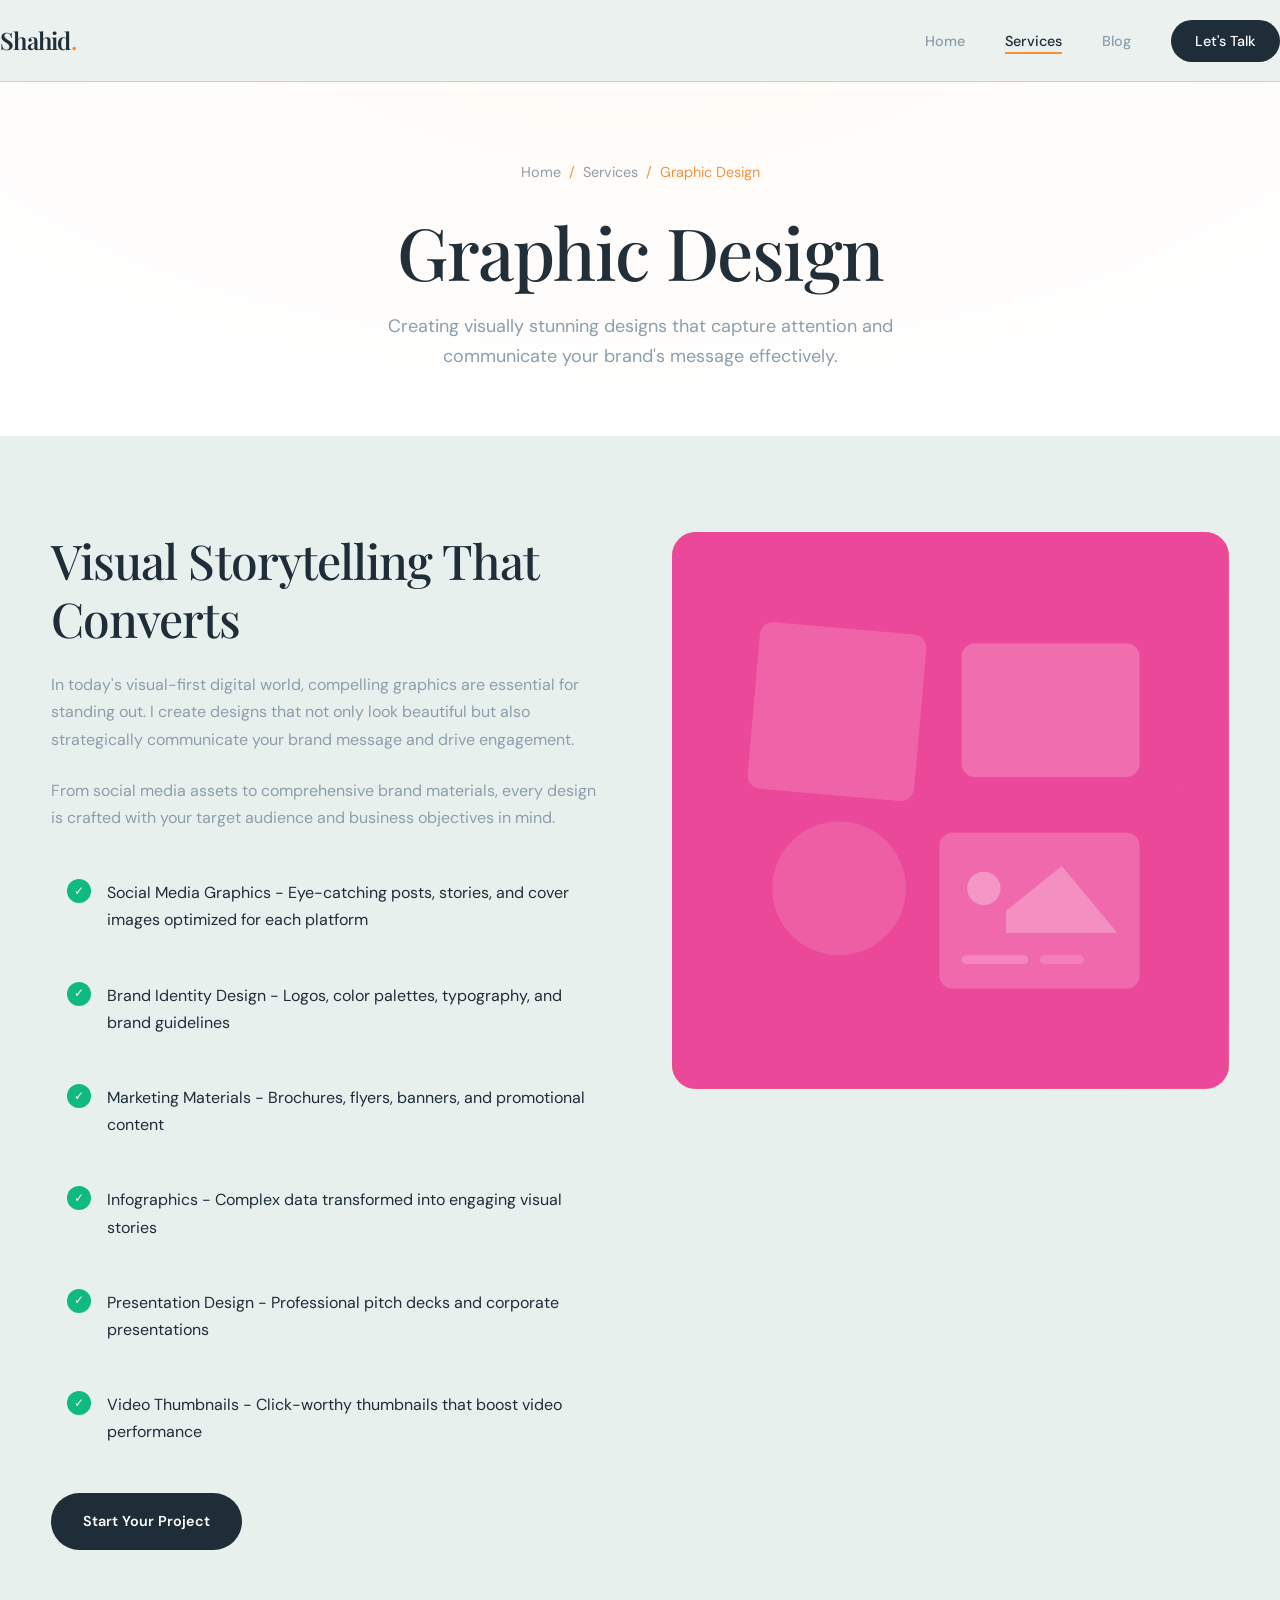
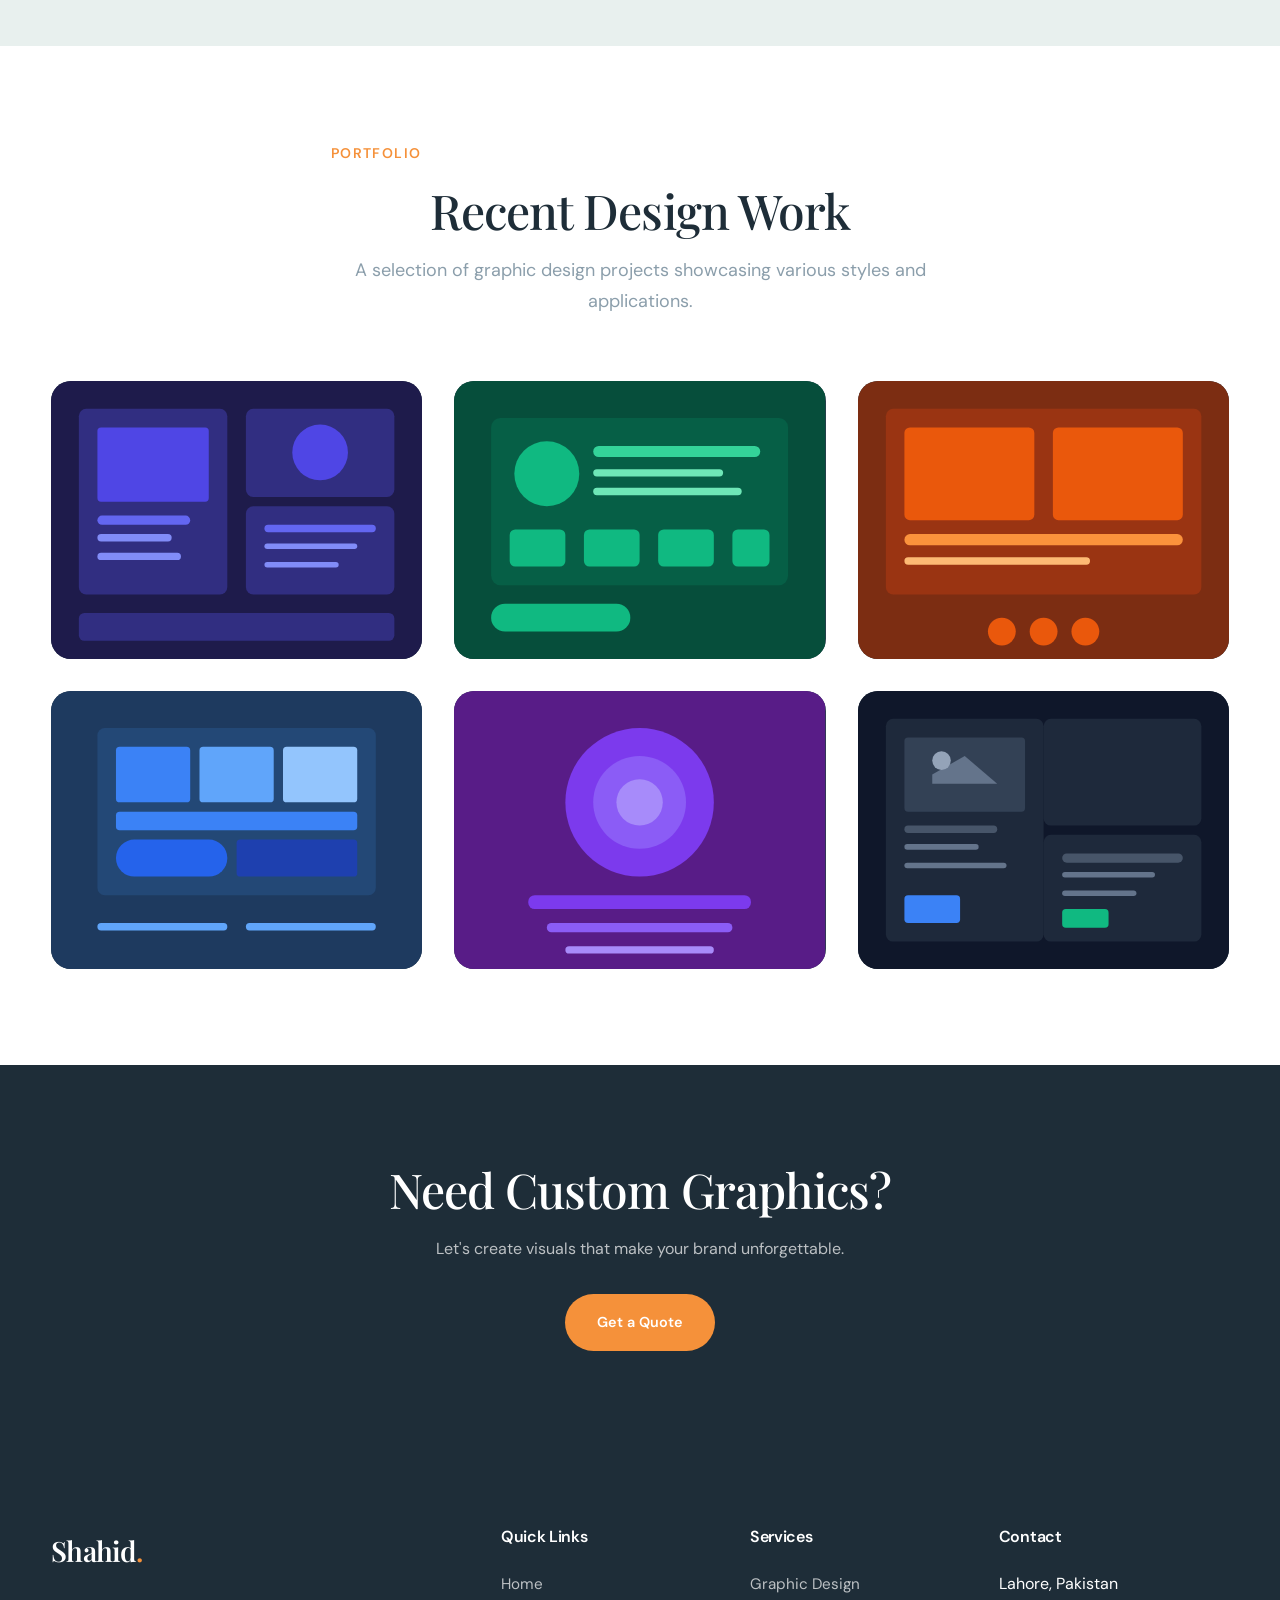
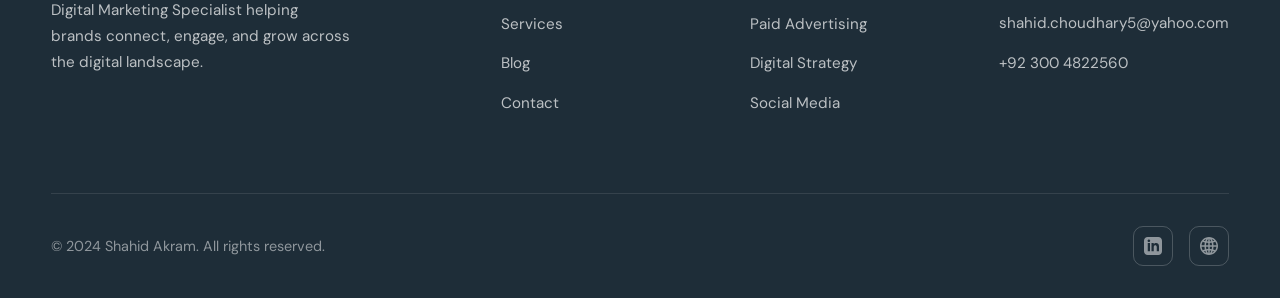
<file: graphic-design.html>
<!DOCTYPE html>
<html lang="en">
<head>
  <meta charset="UTF-8">
  <meta name="viewport" content="width=device-width, initial-scale=1.0">
  <meta name="description" content="Professional Graphic Design Services - Social Media Graphics, Brand Identity, Infographics, Marketing Materials">
  <title>Graphic Design | Shahid Akram</title>
  <link rel="preconnect" href="https://fonts.googleapis.com">
  <link rel="preconnect" href="https://fonts.gstatic.com" crossorigin>
  <link href="https://fonts.googleapis.com/css2?family=DM+Sans:wght@400;500;600;700&family=Playfair+Display:wght@400;500;600;700&display=swap" rel="stylesheet">
  <link rel="stylesheet" href="styles.css">
</head>
<body>
  <!-- Navigation -->
  <nav class="nav">
    <div class="container nav-inner">
      <a href="index.html" class="logo">Shahid<span>.</span></a>
      <ul class="nav-links">
        <li><a href="index.html">Home</a></li>
        <li><a href="services.html" class="active">Services</a></li>
        <li><a href="blog.html">Blog</a></li>
        <li><a href="contact.html" class="nav-cta">Let's Talk</a></li>
      </ul>
      <button class="menu-toggle" onclick="toggleMenu()">
        <span></span>
        <span></span>
        <span></span>
      </button>
    </div>
  </nav>

  <!-- Page Header -->
  <header class="page-header">
    <div class="container">
      <div class="breadcrumb">
        <a href="index.html">Home</a>
        <span>/</span>
        <a href="services.html">Services</a>
        <span>/</span>
        <span>Graphic Design</span>
      </div>
      <h1>Graphic Design</h1>
      <p>Creating visually stunning designs that capture attention and communicate your brand's message effectively.</p>
    </div>
  </header>

  <!-- Service Detail -->
  <section class="section">
    <div class="container">
      <div class="service-detail">
        <div class="service-content">
          <h2>Visual Storytelling That Converts</h2>
          <p>
            In today's visual-first digital world, compelling graphics are essential for standing out. I create designs that not only look beautiful but also strategically communicate your brand message and drive engagement.
          </p>
          <p>
            From social media assets to comprehensive brand materials, every design is crafted with your target audience and business objectives in mind.
          </p>
          <ul class="service-features">
            <li>Social Media Graphics - Eye-catching posts, stories, and cover images optimized for each platform</li>
            <li>Brand Identity Design - Logos, color palettes, typography, and brand guidelines</li>
            <li>Marketing Materials - Brochures, flyers, banners, and promotional content</li>
            <li>Infographics - Complex data transformed into engaging visual stories</li>
            <li>Presentation Design - Professional pitch decks and corporate presentations</li>
            <li>Video Thumbnails - Click-worthy thumbnails that boost video performance</li>
          </ul>
          <a href="contact.html" class="btn btn-primary">Start Your Project</a>
        </div>
        <div class="service-image">
          <svg width="100%" height="100%" viewBox="0 0 500 500" fill="none" xmlns="http://www.w3.org/2000/svg">
            <rect width="500" height="500" fill="url(#gradDesign)"/>
            <!-- Design elements -->
            <rect x="80" y="80" width="150" height="150" rx="12" fill="rgba(255,255,255,0.15)" transform="rotate(5 80 80)"/>
            <rect x="260" y="100" width="160" height="120" rx="12" fill="rgba(255,255,255,0.2)"/>
            <circle cx="150" cy="320" r="60" fill="rgba(255,255,255,0.12)"/>
            <rect x="240" y="270" width="180" height="140" rx="12" fill="rgba(255,255,255,0.18)"/>
            <path d="M300 340 L350 300 L400 360 L300 360 Z" fill="rgba(255,255,255,0.25)"/>
            <circle cx="280" cy="320" r="15" fill="rgba(255,255,255,0.3)"/>
            <rect x="260" y="380" width="60" height="8" rx="4" fill="rgba(255,255,255,0.2)"/>
            <rect x="330" y="380" width="40" height="8" rx="4" fill="rgba(255,255,255,0.15)"/>
            <defs>
              <linearGradient id="gradDesign" x1="0" y1="0" x2="500" y2="500">
                <stop offset="0%" stop-color="#ec4899"/>
                <stop offset="100%" stop-color="#8b5cf6"/>
              </linearGradient>
            </defs>
          </svg>
        </div>
      </div>
    </div>
  </section>

  <!-- Portfolio Section -->
  <section class="section" style="background: var(--bg-white);">
    <div class="container">
      <div class="section-header">
        <p class="section-tag">Portfolio</p>
        <h2 class="section-title">Recent Design Work</h2>
        <p class="section-desc">A selection of graphic design projects showcasing various styles and applications.</p>
      </div>
      <div class="portfolio-grid">
        <div class="portfolio-item">
          <svg width="100%" height="100%" viewBox="0 0 400 300" fill="none" xmlns="http://www.w3.org/2000/svg">
            <rect width="400" height="300" fill="#1e1b4b"/>
            <rect x="30" y="30" width="160" height="200" rx="8" fill="#312e81"/>
            <rect x="50" y="50" width="120" height="80" rx="4" fill="#4f46e5"/>
            <rect x="50" y="145" width="100" height="10" rx="5" fill="#6366f1"/>
            <rect x="50" y="165" width="80" height="8" rx="4" fill="#818cf8"/>
            <rect x="50" y="185" width="90" height="8" rx="4" fill="#818cf8"/>
            <rect x="210" y="30" width="160" height="95" rx="8" fill="#312e81"/>
            <circle cx="290" cy="77" r="30" fill="#4f46e5"/>
            <rect x="210" y="135" width="160" height="95" rx="8" fill="#312e81"/>
            <rect x="230" y="155" width="120" height="8" rx="4" fill="#6366f1"/>
            <rect x="230" y="175" width="100" height="6" rx="3" fill="#818cf8"/>
            <rect x="230" y="195" width="80" height="6" rx="3" fill="#818cf8"/>
            <rect x="30" y="250" width="340" height="30" rx="6" fill="#312e81"/>
          </svg>
          <div class="portfolio-overlay">
            <h4>Tech Startup Brand Kit</h4>
            <p>Complete social media design system</p>
          </div>
        </div>
        <div class="portfolio-item">
          <svg width="100%" height="100%" viewBox="0 0 400 300" fill="none" xmlns="http://www.w3.org/2000/svg">
            <rect width="400" height="300" fill="#064e3b"/>
            <rect x="40" y="40" width="320" height="180" rx="10" fill="#065f46"/>
            <circle cx="100" cy="100" r="35" fill="#10b981"/>
            <rect x="150" y="70" width="180" height="12" rx="6" fill="#34d399"/>
            <rect x="150" y="95" width="140" height="8" rx="4" fill="#6ee7b7"/>
            <rect x="150" y="115" width="160" height="8" rx="4" fill="#6ee7b7"/>
            <rect x="60" y="160" width="60" height="40" rx="6" fill="#10b981"/>
            <rect x="140" y="160" width="60" height="40" rx="6" fill="#10b981"/>
            <rect x="220" y="160" width="60" height="40" rx="6" fill="#10b981"/>
            <rect x="300" y="160" width="40" height="40" rx="6" fill="#10b981"/>
            <rect x="40" y="240" width="150" height="30" rx="15" fill="#10b981"/>
          </svg>
          <div class="portfolio-overlay">
            <h4>Eco Brand Instagram</h4>
            <p>Sustainable product campaign</p>
          </div>
        </div>
        <div class="portfolio-item">
          <svg width="100%" height="100%" viewBox="0 0 400 300" fill="none" xmlns="http://www.w3.org/2000/svg">
            <rect width="400" height="300" fill="#7c2d12"/>
            <rect x="30" y="30" width="340" height="200" rx="8" fill="#9a3412"/>
            <rect x="50" y="50" width="140" height="100" rx="6" fill="#ea580c"/>
            <rect x="210" y="50" width="140" height="100" rx="6" fill="#ea580c"/>
            <rect x="50" y="165" width="300" height="12" rx="6" fill="#fb923c"/>
            <rect x="50" y="190" width="200" height="8" rx="4" fill="#fdba74"/>
            <circle cx="200" cy="270" r="15" fill="#ea580c"/>
            <circle cx="245" cy="270" r="15" fill="#ea580c"/>
            <circle cx="155" cy="270" r="15" fill="#ea580c"/>
          </svg>
          <div class="portfolio-overlay">
            <h4>Restaurant Menu Design</h4>
            <p>Digital menu and promotional graphics</p>
          </div>
        </div>
        <div class="portfolio-item">
          <svg width="100%" height="100%" viewBox="0 0 400 300" fill="none" xmlns="http://www.w3.org/2000/svg">
            <rect width="400" height="300" fill="#1e3a5f"/>
            <rect x="50" y="40" width="300" height="180" rx="8" fill="#234876"/>
            <rect x="70" y="60" width="80" height="60" rx="4" fill="#3b82f6"/>
            <rect x="160" y="60" width="80" height="60" rx="4" fill="#60a5fa"/>
            <rect x="250" y="60" width="80" height="60" rx="4" fill="#93c5fd"/>
            <rect x="70" y="130" width="260" height="20" rx="4" fill="#3b82f6"/>
            <rect x="70" y="160" width="120" height="40" rx="20" fill="#2563eb"/>
            <rect x="200" y="160" width="130" height="40" rx="4" fill="#1e40af"/>
            <rect x="50" y="250" width="140" height="8" rx="4" fill="#60a5fa"/>
            <rect x="210" y="250" width="140" height="8" rx="4" fill="#60a5fa"/>
          </svg>
          <div class="portfolio-overlay">
            <h4>Corporate Presentation</h4>
            <p>Investor pitch deck design</p>
          </div>
        </div>
        <div class="portfolio-item">
          <svg width="100%" height="100%" viewBox="0 0 400 300" fill="none" xmlns="http://www.w3.org/2000/svg">
            <rect width="400" height="300" fill="#581c87"/>
            <circle cx="200" cy="120" r="80" fill="#7c3aed"/>
            <circle cx="200" cy="120" r="50" fill="#8b5cf6"/>
            <circle cx="200" cy="120" r="25" fill="#a78bfa"/>
            <rect x="80" y="220" width="240" height="15" rx="7" fill="#7c3aed"/>
            <rect x="100" y="250" width="200" height="10" rx="5" fill="#8b5cf6"/>
            <rect x="120" y="275" width="160" height="8" rx="4" fill="#a78bfa"/>
          </svg>
          <div class="portfolio-overlay">
            <h4>Music Event Poster</h4>
            <p>Concert promotional materials</p>
          </div>
        </div>
        <div class="portfolio-item">
          <svg width="100%" height="100%" viewBox="0 0 400 300" fill="none" xmlns="http://www.w3.org/2000/svg">
            <rect width="400" height="300" fill="#0f172a"/>
            <rect x="30" y="30" width="170" height="240" rx="8" fill="#1e293b"/>
            <rect x="50" y="50" width="130" height="80" rx="4" fill="#334155"/>
            <path d="M80 90 L115 70 L150 100 L80 100 Z" fill="#64748b"/>
            <circle cx="90" cy="75" r="10" fill="#94a3b8"/>
            <rect x="50" y="145" width="100" height="8" rx="4" fill="#475569"/>
            <rect x="50" y="165" width="80" height="6" rx="3" fill="#64748b"/>
            <rect x="50" y="185" width="110" height="6" rx="3" fill="#64748b"/>
            <rect x="50" y="220" width="60" height="30" rx="4" fill="#3b82f6"/>
            <rect x="200" y="30" width="170" height="115" rx="8" fill="#1e293b"/>
            <rect x="200" y="155" width="170" height="115" rx="8" fill="#1e293b"/>
            <rect x="220" y="175" width="130" height="10" rx="5" fill="#475569"/>
            <rect x="220" y="195" width="100" height="6" rx="3" fill="#64748b"/>
            <rect x="220" y="215" width="80" height="6" rx="3" fill="#64748b"/>
            <rect x="220" y="235" width="50" height="20" rx="4" fill="#10b981"/>
          </svg>
          <div class="portfolio-overlay">
            <h4>E-commerce UI Kit</h4>
            <p>Product showcase templates</p>
          </div>
        </div>
      </div>
    </div>
  </section>

  <!-- CTA Section -->
  <section class="section" style="background: var(--primary); color: white; text-align: center;">
    <div class="container">
      <h2 style="color: white; margin-bottom: 1rem;">Need Custom Graphics?</h2>
      <p style="color: rgba(255,255,255,0.7); max-width: 500px; margin: 0 auto 2rem;">
        Let's create visuals that make your brand unforgettable.
      </p>
      <a href="contact.html" class="btn btn-accent">Get a Quote</a>
    </div>
  </section>

  <!-- Footer -->
  <footer class="footer">
    <div class="container">
      <div class="footer-grid">
        <div class="footer-brand">
          <div class="logo">Shahid<span>.</span></div>
          <p>Digital Marketing Specialist helping brands connect, engage, and grow across the digital landscape.</p>
        </div>
        <div class="footer-col">
          <h4>Quick Links</h4>
          <ul class="footer-links">
            <li><a href="index.html">Home</a></li>
            <li><a href="services.html">Services</a></li>
            <li><a href="blog.html">Blog</a></li>
            <li><a href="contact.html">Contact</a></li>
          </ul>
        </div>
        <div class="footer-col">
          <h4>Services</h4>
          <ul class="footer-links">
            <li><a href="graphic-design.html">Graphic Design</a></li>
            <li><a href="paid-advertising.html">Paid Advertising</a></li>
            <li><a href="digital-marketing.html">Digital Strategy</a></li>
            <li><a href="social-media.html">Social Media</a></li>
          </ul>
        </div>
        <div class="footer-col">
          <h4>Contact</h4>
          <ul class="footer-links">
            <li>Lahore, Pakistan</li>
            <li><a href="mailto:shahid.choudhary5@yahoo.com">shahid.choudhary5@yahoo.com</a></li>
            <li><a href="tel:+923004822560">+92 300 4822560</a></li>
          </ul>
        </div>
      </div>
      <div class="footer-bottom">
        <p>© 2024 Shahid Akram. All rights reserved.</p>
        <div class="footer-social">
          <a href="https://www.linkedin.com/in/shahidakram" target="_blank" aria-label="LinkedIn">
            <svg width="18" height="18" viewBox="0 0 24 24" fill="currentColor">
              <path d="M19 0h-14c-2.761 0-5 2.239-5 5v14c0 2.761 2.239 5 5 5h14c2.762 0 5-2.239 5-5v-14c0-2.761-2.238-5-5-5zm-11 19h-3v-11h3v11zm-1.5-12.268c-.966 0-1.75-.79-1.75-1.764s.784-1.764 1.75-1.764 1.75.79 1.75 1.764-.783 1.764-1.75 1.764zm13.5 12.268h-3v-5.604c0-3.368-4-3.113-4 0v5.604h-3v-11h3v1.765c1.396-2.586 7-2.777 7 2.476v6.759z"/>
            </svg>
          </a>
          <a href="https://linktr.ee/ShdElia" target="_blank" aria-label="Portfolio">
            <svg width="18" height="18" viewBox="0 0 24 24" fill="currentColor">
              <path d="M12 0c-6.627 0-12 5.373-12 12s5.373 12 12 12 12-5.373 12-12-5.373-12-12-12zm1 16.057v-3.057h2.994c-.059 1.143-.212 2.24-.456 3.279-.823-.12-1.674-.188-2.538-.222zm1.957 2.162c-.499 1.33-1.159 2.497-1.957 3.456v-3.62c.666.028 1.319.081 1.957.164zm-1.957-7.219v-3.015c.868-.034 1.721-.103 2.548-.224.238 1.027.389 2.111.446 3.239h-2.994zm0-5.014v-3.661c.806.969 1.471 2.15 1.971 3.496-.642.084-1.3.137-1.971.165zm2.703-3.267c1.237.496 2.354 1.228 3.29 2.146-.642.234-1.311.442-2.019.607-.344-.992-.775-1.91-1.271-2.753zm-7.241 13.56c-.244-1.039-.398-2.136-.456-3.279h2.994v3.057c-.865.034-1.714.102-2.538.222zm2.538 1.776v3.62c-.798-.959-1.458-2.126-1.957-3.456.638-.083 1.291-.136 1.957-.164zm-2.994-7.055c.057-1.128.207-2.212.446-3.239.827.121 1.68.19 2.548.224v3.015h-2.994zm1.024-5.179c.5-1.346 1.165-2.527 1.97-3.496v3.661c-.671-.028-1.329-.081-1.97-.165zm-2.005-.35c-.708-.165-1.377-.373-2.018-.607.937-.918 2.053-1.65 3.29-2.146-.496.844-.927 1.762-1.272 2.753zm-.549 1.918c-.264 1.151-.434 2.36-.492 3.611h-3.933c.165-1.658.739-3.197 1.617-4.518.88.361 1.816.67 2.808.907zm.009 9.262c-.988.236-1.92.542-2.797.9-.89-1.328-1.471-2.879-1.637-4.551h3.934c.058 1.265.231 2.488.5 3.651zm.553 1.917c.342.976.768 1.881 1.257 2.712-1.223-.49-2.326-1.211-3.256-2.115.636-.229 1.299-.435 1.999-.597zm9.924 0c.7.163 1.362.367 1.999.597-.931.903-2.034 1.625-3.257 2.116.489-.832.915-1.737 1.258-2.713zm.553-1.917c.27-1.163.442-2.386.501-3.651h3.934c-.167 1.672-.748 3.223-1.638 4.551-.877-.358-1.81-.664-2.797-.9zm.501-5.651c-.058-1.251-.229-2.46-.492-3.611.992-.237 1.929-.546 2.809-.907.877 1.321 1.451 2.86 1.616 4.518h-3.933z"/>
            </svg>
          </a>
        </div>
      </div>
    </div>
  </footer>

  <script>
    function toggleMenu() {
      document.querySelector('.nav-links').classList.toggle('active');
    }
  </script>
</body>
</html>
</file>
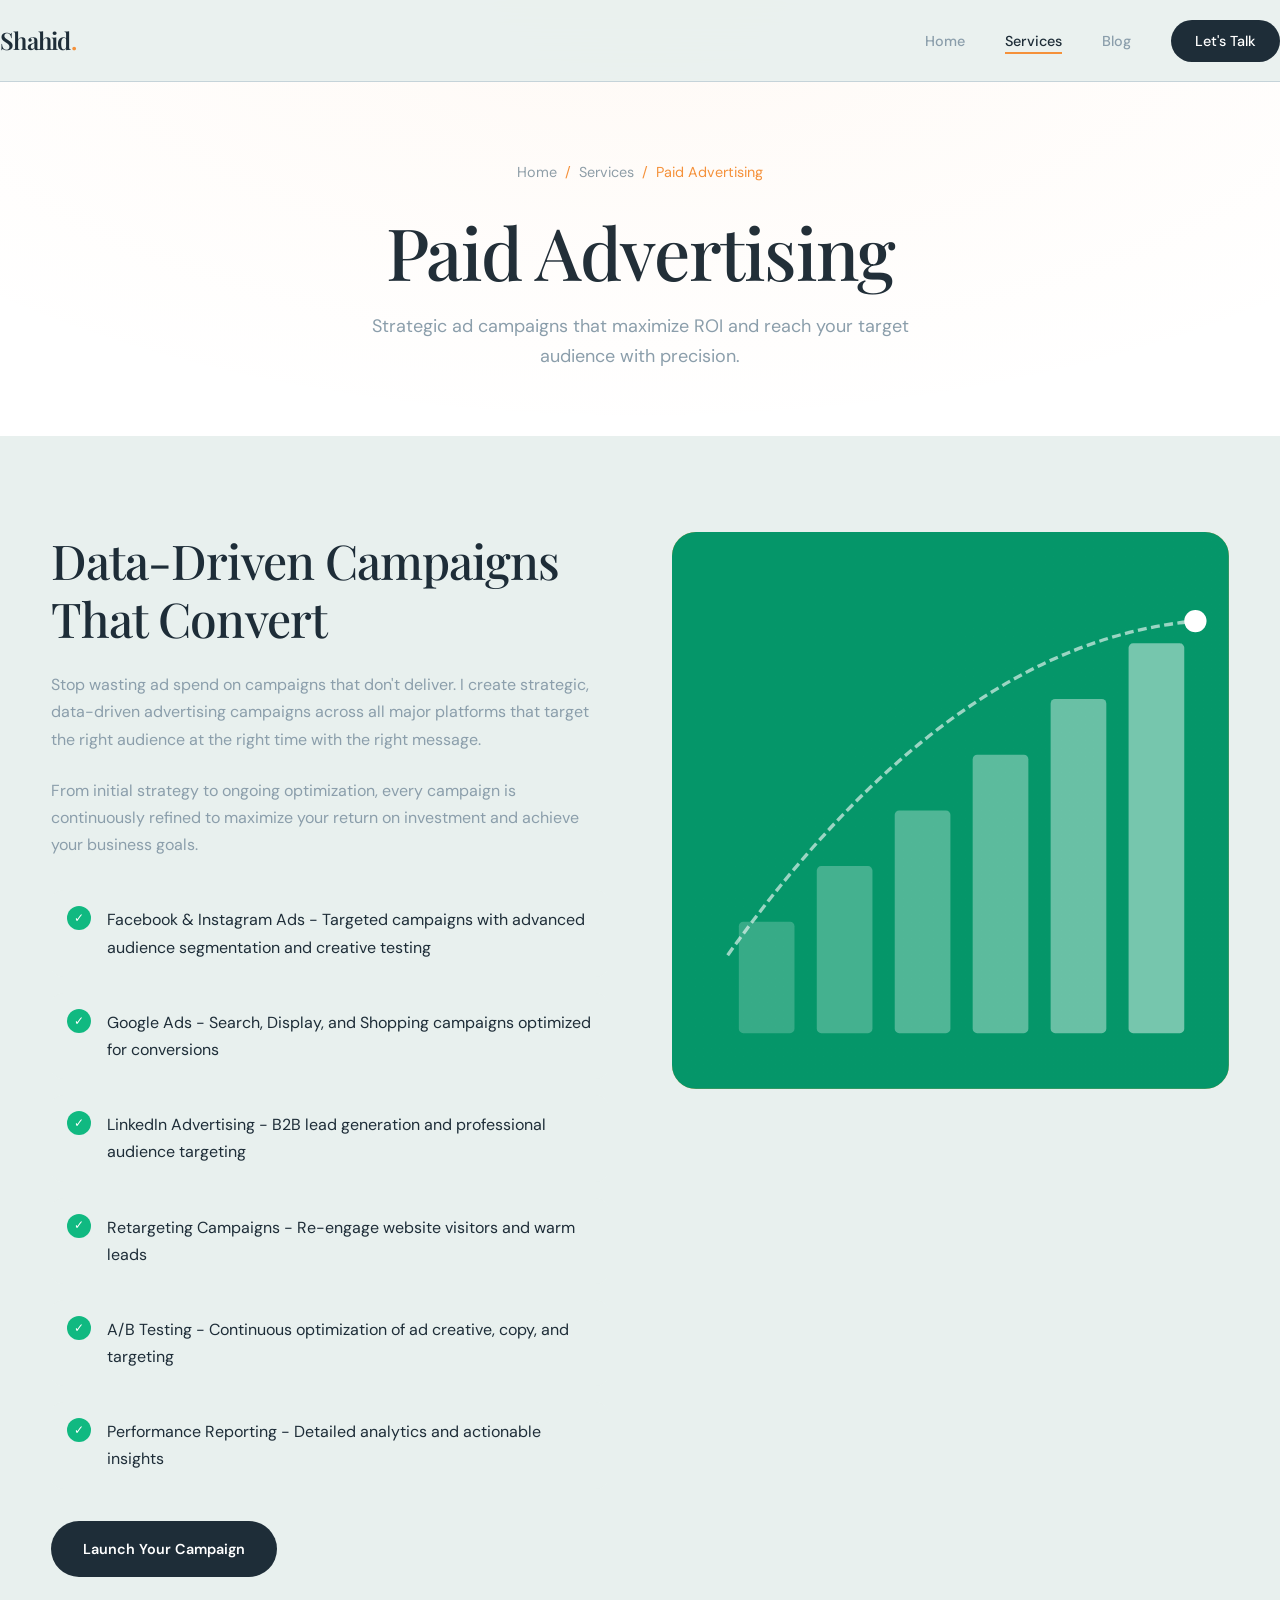
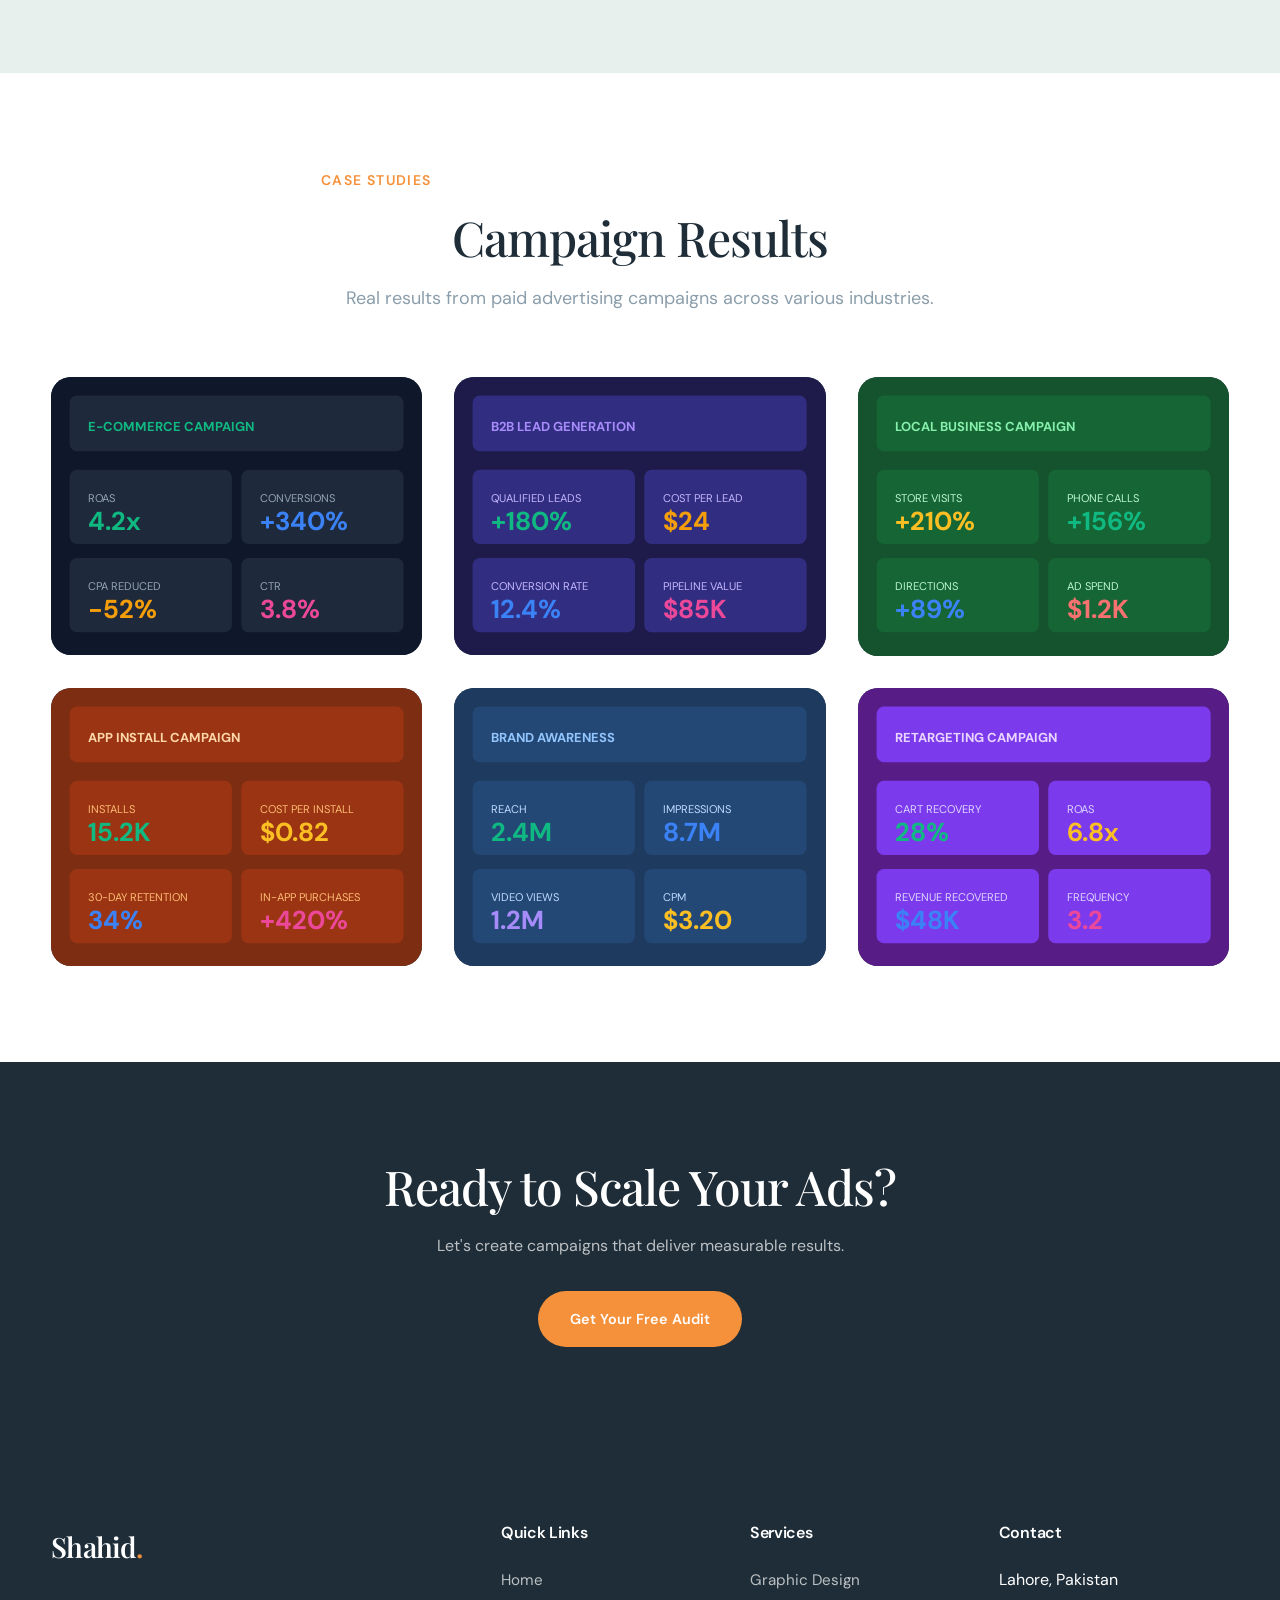
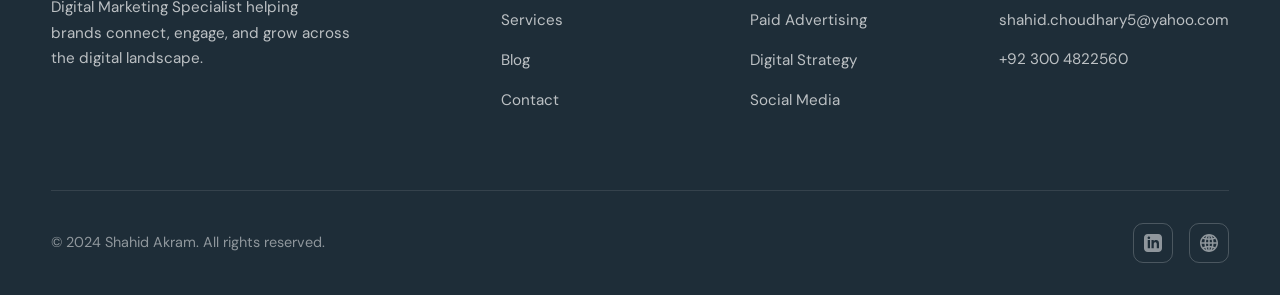
<file: paid-advertising.html>
<!DOCTYPE html>
<html lang="en">
<head>
  <meta charset="UTF-8">
  <meta name="viewport" content="width=device-width, initial-scale=1.0">
  <meta name="description" content="Paid Advertising Services - Facebook Ads, Google Ads, Instagram Ads, LinkedIn Campaigns">
  <title>Paid Advertising | Shahid Akram</title>
  <link rel="preconnect" href="https://fonts.googleapis.com">
  <link rel="preconnect" href="https://fonts.gstatic.com" crossorigin>
  <link href="https://fonts.googleapis.com/css2?family=DM+Sans:wght@400;500;600;700&family=Playfair+Display:wght@400;500;600;700&display=swap" rel="stylesheet">
  <link rel="stylesheet" href="styles.css">
</head>
<body>
  <!-- Navigation -->
  <nav class="nav">
    <div class="container nav-inner">
      <a href="index.html" class="logo">Shahid<span>.</span></a>
      <ul class="nav-links">
        <li><a href="index.html">Home</a></li>
        <li><a href="services.html" class="active">Services</a></li>
        <li><a href="blog.html">Blog</a></li>
        <li><a href="contact.html" class="nav-cta">Let's Talk</a></li>
      </ul>
      <button class="menu-toggle" onclick="toggleMenu()">
        <span></span>
        <span></span>
        <span></span>
      </button>
    </div>
  </nav>

  <!-- Page Header -->
  <header class="page-header">
    <div class="container">
      <div class="breadcrumb">
        <a href="index.html">Home</a>
        <span>/</span>
        <a href="services.html">Services</a>
        <span>/</span>
        <span>Paid Advertising</span>
      </div>
      <h1>Paid Advertising</h1>
      <p>Strategic ad campaigns that maximize ROI and reach your target audience with precision.</p>
    </div>
  </header>

  <!-- Service Detail -->
  <section class="section">
    <div class="container">
      <div class="service-detail">
        <div class="service-content">
          <h2>Data-Driven Campaigns That Convert</h2>
          <p>
            Stop wasting ad spend on campaigns that don't deliver. I create strategic, data-driven advertising campaigns across all major platforms that target the right audience at the right time with the right message.
          </p>
          <p>
            From initial strategy to ongoing optimization, every campaign is continuously refined to maximize your return on investment and achieve your business goals.
          </p>
          <ul class="service-features">
            <li>Facebook & Instagram Ads - Targeted campaigns with advanced audience segmentation and creative testing</li>
            <li>Google Ads - Search, Display, and Shopping campaigns optimized for conversions</li>
            <li>LinkedIn Advertising - B2B lead generation and professional audience targeting</li>
            <li>Retargeting Campaigns - Re-engage website visitors and warm leads</li>
            <li>A/B Testing - Continuous optimization of ad creative, copy, and targeting</li>
            <li>Performance Reporting - Detailed analytics and actionable insights</li>
          </ul>
          <a href="contact.html" class="btn btn-primary">Launch Your Campaign</a>
        </div>
        <div class="service-image">
          <svg width="100%" height="100%" viewBox="0 0 500 500" fill="none" xmlns="http://www.w3.org/2000/svg">
            <rect width="500" height="500" fill="url(#gradAds)"/>
            <!-- Chart elements -->
            <rect x="60" y="350" width="50" height="100" rx="4" fill="rgba(255,255,255,0.2)"/>
            <rect x="130" y="300" width="50" height="150" rx="4" fill="rgba(255,255,255,0.25)"/>
            <rect x="200" y="250" width="50" height="200" rx="4" fill="rgba(255,255,255,0.3)"/>
            <rect x="270" y="200" width="50" height="250" rx="4" fill="rgba(255,255,255,0.35)"/>
            <rect x="340" y="150" width="50" height="300" rx="4" fill="rgba(255,255,255,0.4)"/>
            <rect x="410" y="100" width="50" height="350" rx="4" fill="rgba(255,255,255,0.45)"/>
            <!-- Arrow -->
            <path d="M50 380 Q250 100 470 80" stroke="rgba(255,255,255,0.6)" stroke-width="3" fill="none" stroke-dasharray="8 4"/>
            <circle cx="470" cy="80" r="10" fill="white"/>
            <defs>
              <linearGradient id="gradAds" x1="0" y1="0" x2="500" y2="500">
                <stop offset="0%" stop-color="#059669"/>
                <stop offset="100%" stop-color="#10b981"/>
              </linearGradient>
            </defs>
          </svg>
        </div>
      </div>
    </div>
  </section>

  <!-- Portfolio Section -->
  <section class="section" style="background: var(--bg-white);">
    <div class="container">
      <div class="section-header">
        <p class="section-tag">Case Studies</p>
        <h2 class="section-title">Campaign Results</h2>
        <p class="section-desc">Real results from paid advertising campaigns across various industries.</p>
      </div>
      <div class="portfolio-grid">
        <div class="portfolio-item">
          <svg width="100%" height="100%" viewBox="0 0 400 300" fill="none" xmlns="http://www.w3.org/2000/svg">
            <rect width="400" height="300" fill="#0f172a"/>
            <rect x="20" y="20" width="360" height="60" rx="8" fill="#1e293b"/>
            <text x="40" y="58" fill="#10b981" font-size="14" font-weight="bold">E-COMMERCE CAMPAIGN</text>
            <rect x="20" y="100" width="175" height="80" rx="8" fill="#1e293b"/>
            <text x="40" y="135" fill="#94a3b8" font-size="12">ROAS</text>
            <text x="40" y="165" fill="#10b981" font-size="28" font-weight="bold">4.2x</text>
            <rect x="205" y="100" width="175" height="80" rx="8" fill="#1e293b"/>
            <text x="225" y="135" fill="#94a3b8" font-size="12">CONVERSIONS</text>
            <text x="225" y="165" fill="#3b82f6" font-size="28" font-weight="bold">+340%</text>
            <rect x="20" y="195" width="175" height="80" rx="8" fill="#1e293b"/>
            <text x="40" y="230" fill="#94a3b8" font-size="12">CPA REDUCED</text>
            <text x="40" y="260" fill="#f59e0b" font-size="28" font-weight="bold">-52%</text>
            <rect x="205" y="195" width="175" height="80" rx="8" fill="#1e293b"/>
            <text x="225" y="230" fill="#94a3b8" font-size="12">CTR</text>
            <text x="225" y="260" fill="#ec4899" font-size="28" font-weight="bold">3.8%</text>
          </svg>
          <div class="portfolio-overlay">
            <h4>Fashion E-commerce</h4>
            <p>Facebook & Instagram Shopping Ads</p>
          </div>
        </div>
        <div class="portfolio-item">
          <svg width="100%" height="100%" viewBox="0 0 400 300" fill="none" xmlns="http://www.w3.org/2000/svg">
            <rect width="400" height="300" fill="#1e1b4b"/>
            <rect x="20" y="20" width="360" height="60" rx="8" fill="#312e81"/>
            <text x="40" y="58" fill="#a78bfa" font-size="14" font-weight="bold">B2B LEAD GENERATION</text>
            <rect x="20" y="100" width="175" height="80" rx="8" fill="#312e81"/>
            <text x="40" y="135" fill="#c4b5fd" font-size="12">QUALIFIED LEADS</text>
            <text x="40" y="165" fill="#10b981" font-size="28" font-weight="bold">+180%</text>
            <rect x="205" y="100" width="175" height="80" rx="8" fill="#312e81"/>
            <text x="225" y="135" fill="#c4b5fd" font-size="12">COST PER LEAD</text>
            <text x="225" y="165" fill="#f59e0b" font-size="28" font-weight="bold">$24</text>
            <rect x="20" y="195" width="175" height="80" rx="8" fill="#312e81"/>
            <text x="40" y="230" fill="#c4b5fd" font-size="12">CONVERSION RATE</text>
            <text x="40" y="260" fill="#3b82f6" font-size="28" font-weight="bold">12.4%</text>
            <rect x="205" y="195" width="175" height="80" rx="8" fill="#312e81"/>
            <text x="225" y="230" fill="#c4b5fd" font-size="12">PIPELINE VALUE</text>
            <text x="225" y="260" fill="#ec4899" font-size="28" font-weight="bold">$85K</text>
          </svg>
          <div class="portfolio-overlay">
            <h4>SaaS Company</h4>
            <p>LinkedIn & Google Ads Campaign</p>
          </div>
        </div>
        <div class="portfolio-item">
          <svg width="100%" height="100%" viewBox="0 0 400 300" fill="none" xmlns="http://www.w3.org/2000/svg">
            <rect width="400" height="300" fill="#14532d"/>
            <rect x="20" y="20" width="360" height="60" rx="8" fill="#166534"/>
            <text x="40" y="58" fill="#86efac" font-size="14" font-weight="bold">LOCAL BUSINESS CAMPAIGN</text>
            <rect x="20" y="100" width="175" height="80" rx="8" fill="#166534"/>
            <text x="40" y="135" fill="#bbf7d0" font-size="12">STORE VISITS</text>
            <text x="40" y="165" fill="#fbbf24" font-size="28" font-weight="bold">+210%</text>
            <rect x="205" y="100" width="175" height="80" rx="8" fill="#166534"/>
            <text x="225" y="135" fill="#bbf7d0" font-size="12">PHONE CALLS</text>
            <text x="225" y="165" fill="#10b981" font-size="28" font-weight="bold">+156%</text>
            <rect x="20" y="195" width="175" height="80" rx="8" fill="#166534"/>
            <text x="40" y="230" fill="#bbf7d0" font-size="12">DIRECTIONS</text>
            <text x="40" y="260" fill="#3b82f6" font-size="28" font-weight="bold">+89%</text>
            <rect x="205" y="195" width="175" height="80" rx="8" fill="#166534"/>
            <text x="225" y="230" fill="#bbf7d0" font-size="12">AD SPEND</text>
            <text x="225" y="260" fill="#f87171" font-size="28" font-weight="bold">$1.2K</text>
          </svg>
          <div class="portfolio-overlay">
            <h4>Restaurant Chain</h4>
            <p>Google Local & Facebook Ads</p>
          </div>
        </div>
        <div class="portfolio-item">
          <svg width="100%" height="100%" viewBox="0 0 400 300" fill="none" xmlns="http://www.w3.org/2000/svg">
            <rect width="400" height="300" fill="#7c2d12"/>
            <rect x="20" y="20" width="360" height="60" rx="8" fill="#9a3412"/>
            <text x="40" y="58" fill="#fed7aa" font-size="14" font-weight="bold">APP INSTALL CAMPAIGN</text>
            <rect x="20" y="100" width="175" height="80" rx="8" fill="#9a3412"/>
            <text x="40" y="135" fill="#fdba74" font-size="12">INSTALLS</text>
            <text x="40" y="165" fill="#10b981" font-size="28" font-weight="bold">15.2K</text>
            <rect x="205" y="100" width="175" height="80" rx="8" fill="#9a3412"/>
            <text x="225" y="135" fill="#fdba74" font-size="12">COST PER INSTALL</text>
            <text x="225" y="165" fill="#fbbf24" font-size="28" font-weight="bold">$0.82</text>
            <rect x="20" y="195" width="175" height="80" rx="8" fill="#9a3412"/>
            <text x="40" y="230" fill="#fdba74" font-size="12">30-DAY RETENTION</text>
            <text x="40" y="260" fill="#3b82f6" font-size="28" font-weight="bold">34%</text>
            <rect x="205" y="195" width="175" height="80" rx="8" fill="#9a3412"/>
            <text x="225" y="230" fill="#fdba74" font-size="12">IN-APP PURCHASES</text>
            <text x="225" y="260" fill="#ec4899" font-size="28" font-weight="bold">+420%</text>
          </svg>
          <div class="portfolio-overlay">
            <h4>Mobile App Launch</h4>
            <p>Cross-Platform App Install Ads</p>
          </div>
        </div>
        <div class="portfolio-item">
          <svg width="100%" height="100%" viewBox="0 0 400 300" fill="none" xmlns="http://www.w3.org/2000/svg">
            <rect width="400" height="300" fill="#1e3a5f"/>
            <rect x="20" y="20" width="360" height="60" rx="8" fill="#234876"/>
            <text x="40" y="58" fill="#93c5fd" font-size="14" font-weight="bold">BRAND AWARENESS</text>
            <rect x="20" y="100" width="175" height="80" rx="8" fill="#234876"/>
            <text x="40" y="135" fill="#bfdbfe" font-size="12">REACH</text>
            <text x="40" y="165" fill="#10b981" font-size="28" font-weight="bold">2.4M</text>
            <rect x="205" y="100" width="175" height="80" rx="8" fill="#234876"/>
            <text x="225" y="135" fill="#bfdbfe" font-size="12">IMPRESSIONS</text>
            <text x="225" y="165" fill="#3b82f6" font-size="28" font-weight="bold">8.7M</text>
            <rect x="20" y="195" width="175" height="80" rx="8" fill="#234876"/>
            <text x="40" y="230" fill="#bfdbfe" font-size="12">VIDEO VIEWS</text>
            <text x="40" y="260" fill="#a78bfa" font-size="28" font-weight="bold">1.2M</text>
            <rect x="205" y="195" width="175" height="80" rx="8" fill="#234876"/>
            <text x="225" y="230" fill="#bfdbfe" font-size="12">CPM</text>
            <text x="225" y="260" fill="#fbbf24" font-size="28" font-weight="bold">$3.20</text>
          </svg>
          <div class="portfolio-overlay">
            <h4>Consumer Brand</h4>
            <p>YouTube & Display Network</p>
          </div>
        </div>
        <div class="portfolio-item">
          <svg width="100%" height="100%" viewBox="0 0 400 300" fill="none" xmlns="http://www.w3.org/2000/svg">
            <rect width="400" height="300" fill="#581c87"/>
            <rect x="20" y="20" width="360" height="60" rx="8" fill="#7c3aed"/>
            <text x="40" y="58" fill="#e9d5ff" font-size="14" font-weight="bold">RETARGETING CAMPAIGN</text>
            <rect x="20" y="100" width="175" height="80" rx="8" fill="#7c3aed"/>
            <text x="40" y="135" fill="#ddd6fe" font-size="12">CART RECOVERY</text>
            <text x="40" y="165" fill="#10b981" font-size="28" font-weight="bold">28%</text>
            <rect x="205" y="100" width="175" height="80" rx="8" fill="#7c3aed"/>
            <text x="225" y="135" fill="#ddd6fe" font-size="12">ROAS</text>
            <text x="225" y="165" fill="#fbbf24" font-size="28" font-weight="bold">6.8x</text>
            <rect x="20" y="195" width="175" height="80" rx="8" fill="#7c3aed"/>
            <text x="40" y="230" fill="#ddd6fe" font-size="12">REVENUE RECOVERED</text>
            <text x="40" y="260" fill="#3b82f6" font-size="28" font-weight="bold">$48K</text>
            <rect x="205" y="195" width="175" height="80" rx="8" fill="#7c3aed"/>
            <text x="225" y="230" fill="#ddd6fe" font-size="12">FREQUENCY</text>
            <text x="225" y="260" fill="#ec4899" font-size="28" font-weight="bold">3.2</text>
          </svg>
          <div class="portfolio-overlay">
            <h4>E-commerce Retargeting</h4>
            <p>Dynamic Product Ads</p>
          </div>
        </div>
      </div>
    </div>
  </section>

  <!-- CTA Section -->
  <section class="section" style="background: var(--primary); color: white; text-align: center;">
    <div class="container">
      <h2 style="color: white; margin-bottom: 1rem;">Ready to Scale Your Ads?</h2>
      <p style="color: rgba(255,255,255,0.7); max-width: 500px; margin: 0 auto 2rem;">
        Let's create campaigns that deliver measurable results.
      </p>
      <a href="contact.html" class="btn btn-accent">Get Your Free Audit</a>
    </div>
  </section>

  <!-- Footer -->
  <footer class="footer">
    <div class="container">
      <div class="footer-grid">
        <div class="footer-brand">
          <div class="logo">Shahid<span>.</span></div>
          <p>Digital Marketing Specialist helping brands connect, engage, and grow across the digital landscape.</p>
        </div>
        <div class="footer-col">
          <h4>Quick Links</h4>
          <ul class="footer-links">
            <li><a href="index.html">Home</a></li>
            <li><a href="services.html">Services</a></li>
            <li><a href="blog.html">Blog</a></li>
            <li><a href="contact.html">Contact</a></li>
          </ul>
        </div>
        <div class="footer-col">
          <h4>Services</h4>
          <ul class="footer-links">
            <li><a href="graphic-design.html">Graphic Design</a></li>
            <li><a href="paid-advertising.html">Paid Advertising</a></li>
            <li><a href="digital-marketing.html">Digital Strategy</a></li>
            <li><a href="social-media.html">Social Media</a></li>
          </ul>
        </div>
        <div class="footer-col">
          <h4>Contact</h4>
          <ul class="footer-links">
            <li>Lahore, Pakistan</li>
            <li><a href="mailto:shahid.choudhary5@yahoo.com">shahid.choudhary5@yahoo.com</a></li>
            <li><a href="tel:+923004822560">+92 300 4822560</a></li>
          </ul>
        </div>
      </div>
      <div class="footer-bottom">
        <p>© 2024 Shahid Akram. All rights reserved.</p>
        <div class="footer-social">
          <a href="https://www.linkedin.com/in/shahidakram" target="_blank" aria-label="LinkedIn">
            <svg width="18" height="18" viewBox="0 0 24 24" fill="currentColor">
              <path d="M19 0h-14c-2.761 0-5 2.239-5 5v14c0 2.761 2.239 5 5 5h14c2.762 0 5-2.239 5-5v-14c0-2.761-2.238-5-5-5zm-11 19h-3v-11h3v11zm-1.5-12.268c-.966 0-1.75-.79-1.75-1.764s.784-1.764 1.75-1.764 1.75.79 1.75 1.764-.783 1.764-1.75 1.764zm13.5 12.268h-3v-5.604c0-3.368-4-3.113-4 0v5.604h-3v-11h3v1.765c1.396-2.586 7-2.777 7 2.476v6.759z"/>
            </svg>
          </a>
          <a href="https://linktr.ee/ShdElia" target="_blank" aria-label="Portfolio">
            <svg width="18" height="18" viewBox="0 0 24 24" fill="currentColor">
              <path d="M12 0c-6.627 0-12 5.373-12 12s5.373 12 12 12 12-5.373 12-12-5.373-12-12-12zm1 16.057v-3.057h2.994c-.059 1.143-.212 2.24-.456 3.279-.823-.12-1.674-.188-2.538-.222zm1.957 2.162c-.499 1.33-1.159 2.497-1.957 3.456v-3.62c.666.028 1.319.081 1.957.164zm-1.957-7.219v-3.015c.868-.034 1.721-.103 2.548-.224.238 1.027.389 2.111.446 3.239h-2.994zm0-5.014v-3.661c.806.969 1.471 2.15 1.971 3.496-.642.084-1.3.137-1.971.165zm2.703-3.267c1.237.496 2.354 1.228 3.29 2.146-.642.234-1.311.442-2.019.607-.344-.992-.775-1.91-1.271-2.753zm-7.241 13.56c-.244-1.039-.398-2.136-.456-3.279h2.994v3.057c-.865.034-1.714.102-2.538.222zm2.538 1.776v3.62c-.798-.959-1.458-2.126-1.957-3.456.638-.083 1.291-.136 1.957-.164zm-2.994-7.055c.057-1.128.207-2.212.446-3.239.827.121 1.68.19 2.548.224v3.015h-2.994zm1.024-5.179c.5-1.346 1.165-2.527 1.97-3.496v3.661c-.671-.028-1.329-.081-1.97-.165zm-2.005-.35c-.708-.165-1.377-.373-2.018-.607.937-.918 2.053-1.65 3.29-2.146-.496.844-.927 1.762-1.272 2.753zm-.549 1.918c-.264 1.151-.434 2.36-.492 3.611h-3.933c.165-1.658.739-3.197 1.617-4.518.88.361 1.816.67 2.808.907zm.009 9.262c-.988.236-1.92.542-2.797.9-.89-1.328-1.471-2.879-1.637-4.551h3.934c.058 1.265.231 2.488.5 3.651zm.553 1.917c.342.976.768 1.881 1.257 2.712-1.223-.49-2.326-1.211-3.256-2.115.636-.229 1.299-.435 1.999-.597zm9.924 0c.7.163 1.362.367 1.999.597-.931.903-2.034 1.625-3.257 2.116.489-.832.915-1.737 1.258-2.713zm.553-1.917c.27-1.163.442-2.386.501-3.651h3.934c-.167 1.672-.748 3.223-1.638 4.551-.877-.358-1.81-.664-2.797-.9zm.501-5.651c-.058-1.251-.229-2.46-.492-3.611.992-.237 1.929-.546 2.809-.907.877 1.321 1.451 2.86 1.616 4.518h-3.933z"/>
            </svg>
          </a>
        </div>
      </div>
    </div>
  </footer>

  <script>
    function toggleMenu() {
      document.querySelector('.nav-links').classList.toggle('active');
    }
  </script>
</body>
</html>
</file>
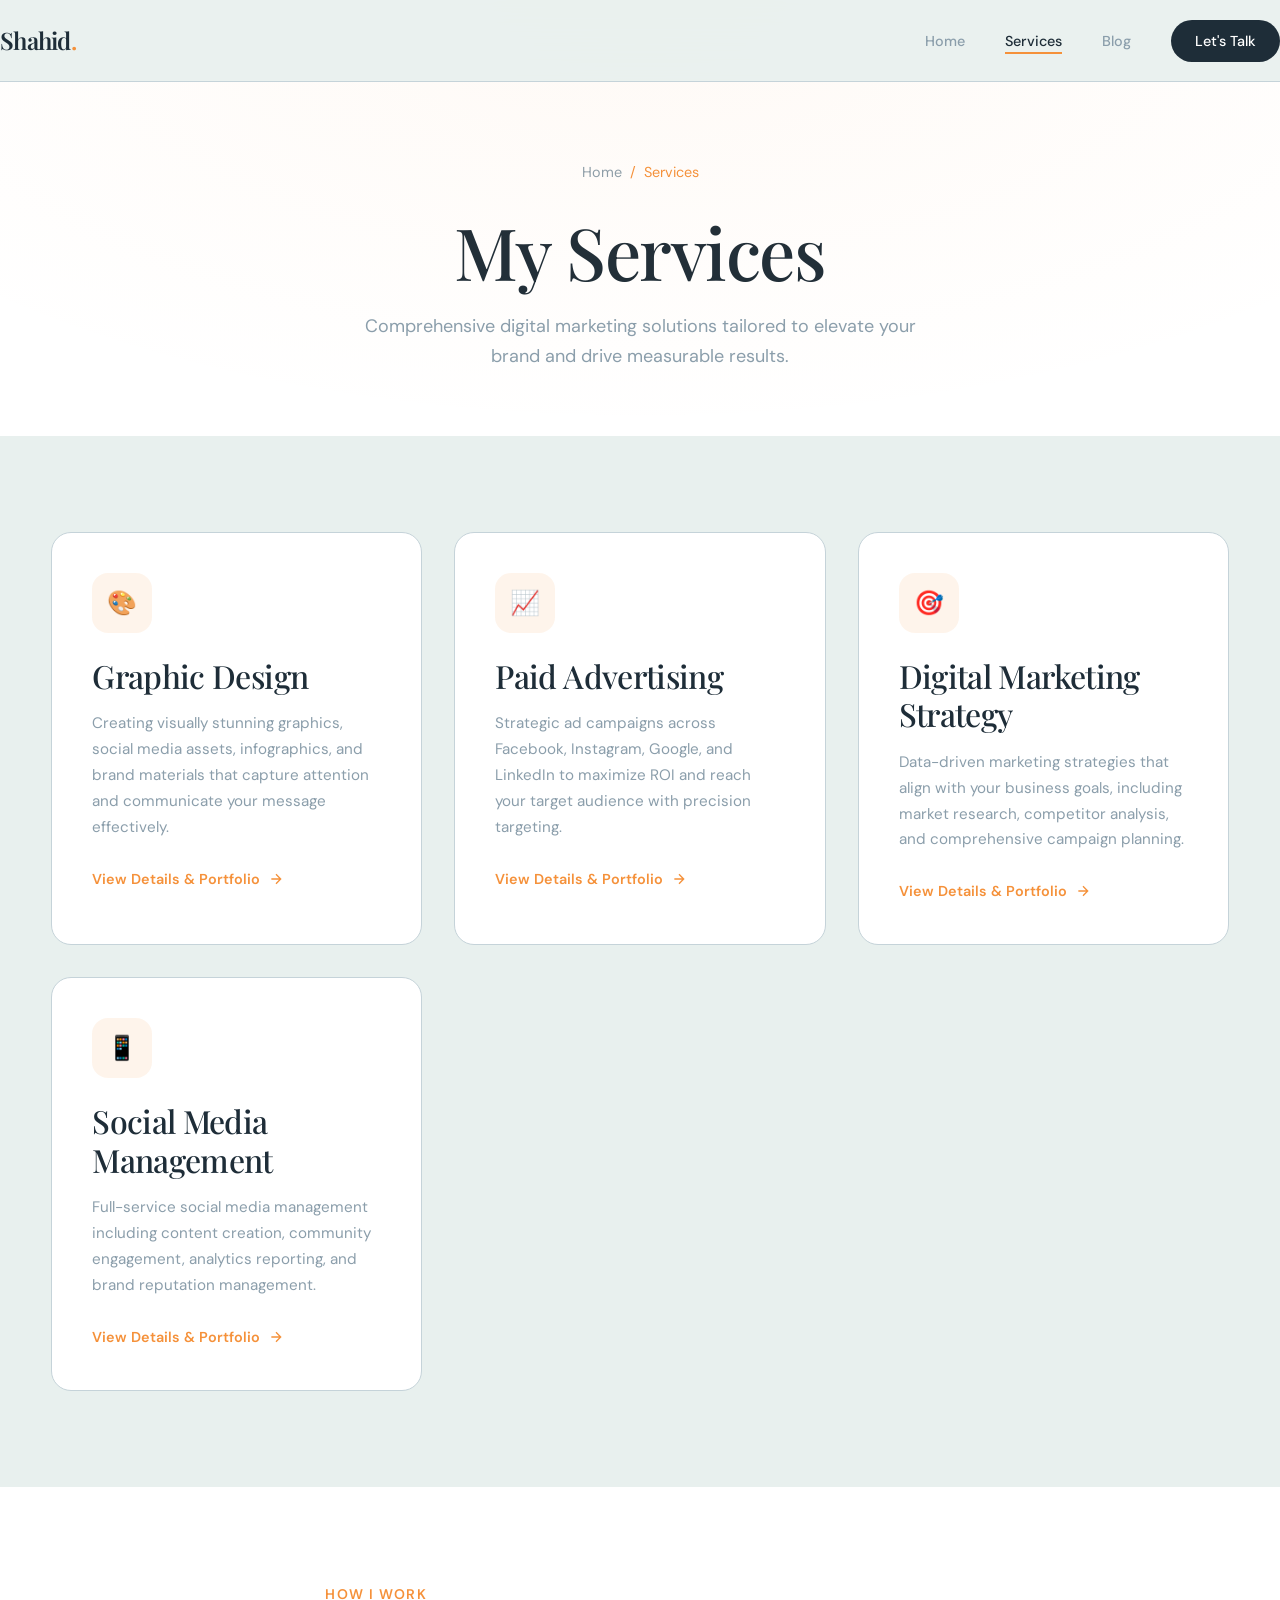
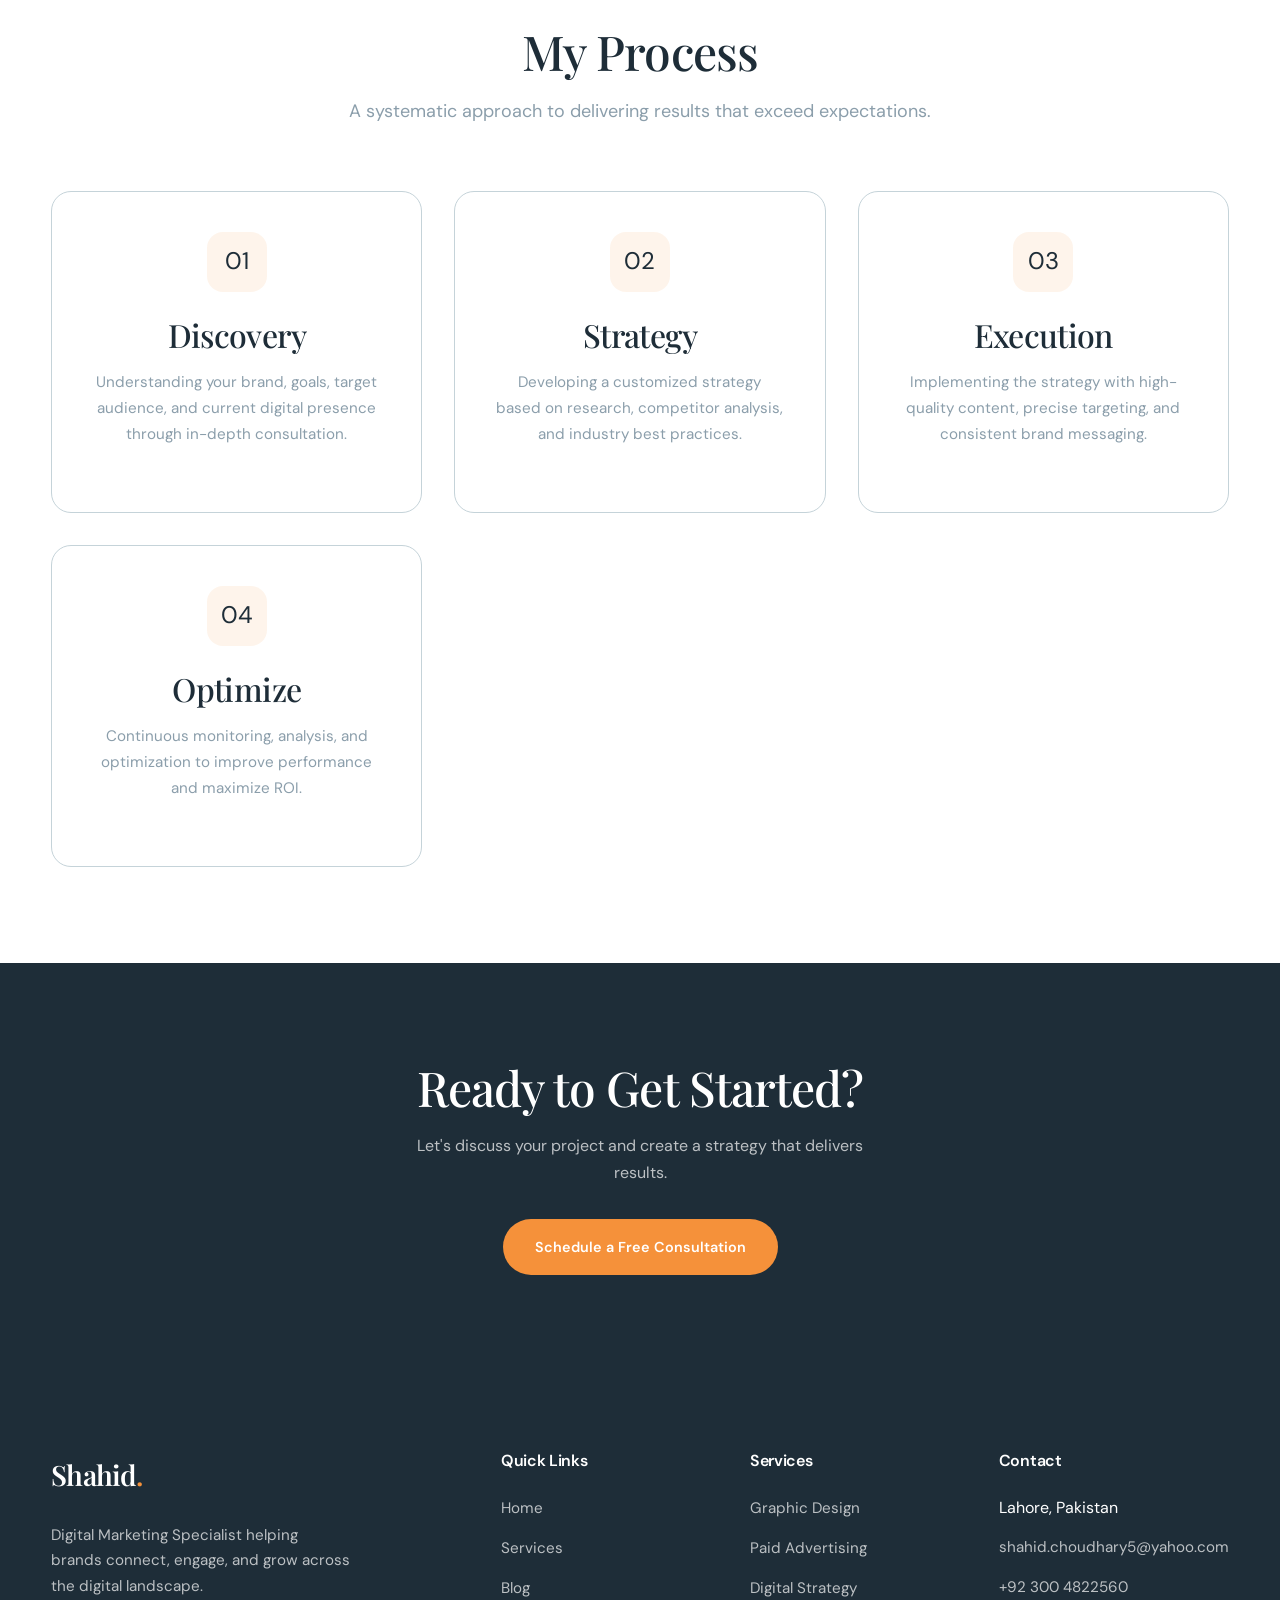
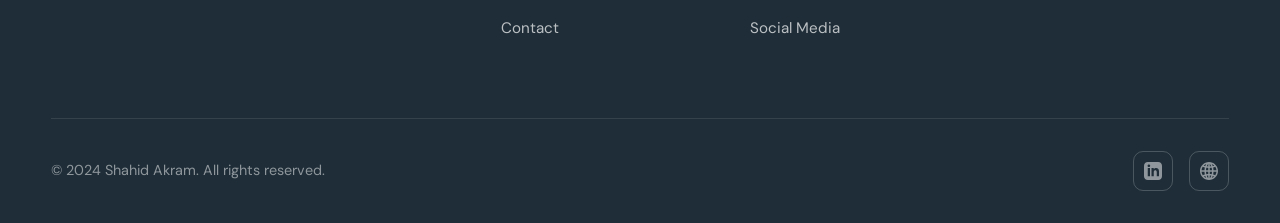
<file: services.html>
<!DOCTYPE html>
<html lang="en">
<head>
  <meta charset="UTF-8">
  <meta name="viewport" content="width=device-width, initial-scale=1.0">
  <meta name="description" content="Digital Marketing Services by Shahid Akram - Graphic Design, Paid Advertising, Digital Strategy, Social Media Management">
  <title>Services | Shahid Akram</title>
  <link rel="preconnect" href="https://fonts.googleapis.com">
  <link rel="preconnect" href="https://fonts.gstatic.com" crossorigin>
  <link href="https://fonts.googleapis.com/css2?family=DM+Sans:wght@400;500;600;700&family=Playfair+Display:wght@400;500;600;700&display=swap" rel="stylesheet">
  <link rel="stylesheet" href="styles.css">
</head>
<body>
  <!-- Navigation -->
  <nav class="nav">
    <div class="container nav-inner">
      <a href="index.html" class="logo">Shahid<span>.</span></a>
      <ul class="nav-links">
        <li><a href="index.html">Home</a></li>
        <li><a href="services.html" class="active">Services</a></li>
        <li><a href="blog.html">Blog</a></li>
        <li><a href="contact.html" class="nav-cta">Let's Talk</a></li>
      </ul>
      <button class="menu-toggle" onclick="toggleMenu()">
        <span></span>
        <span></span>
        <span></span>
      </button>
    </div>
  </nav>

  <!-- Page Header -->
  <header class="page-header">
    <div class="container">
      <div class="breadcrumb">
        <a href="index.html">Home</a>
        <span>/</span>
        <span>Services</span>
      </div>
      <h1>My Services</h1>
      <p>Comprehensive digital marketing solutions tailored to elevate your brand and drive measurable results.</p>
    </div>
  </header>

  <!-- Services Grid -->
  <section class="section">
    <div class="container">
      <div class="services-grid">
        <a href="graphic-design.html" class="service-card">
          <div class="service-icon">🎨</div>
          <h3>Graphic Design</h3>
          <p>Creating visually stunning graphics, social media assets, infographics, and brand materials that capture attention and communicate your message effectively.</p>
          <span class="service-link">
            View Details & Portfolio
            <svg width="16" height="16" viewBox="0 0 24 24" fill="none" stroke="currentColor" stroke-width="2">
              <path d="M5 12h14M12 5l7 7-7 7"/>
            </svg>
          </span>
        </a>
        <a href="paid-advertising.html" class="service-card">
          <div class="service-icon">📈</div>
          <h3>Paid Advertising</h3>
          <p>Strategic ad campaigns across Facebook, Instagram, Google, and LinkedIn to maximize ROI and reach your target audience with precision targeting.</p>
          <span class="service-link">
            View Details & Portfolio
            <svg width="16" height="16" viewBox="0 0 24 24" fill="none" stroke="currentColor" stroke-width="2">
              <path d="M5 12h14M12 5l7 7-7 7"/>
            </svg>
          </span>
        </a>
        <a href="digital-marketing.html" class="service-card">
          <div class="service-icon">🎯</div>
          <h3>Digital Marketing Strategy</h3>
          <p>Data-driven marketing strategies that align with your business goals, including market research, competitor analysis, and comprehensive campaign planning.</p>
          <span class="service-link">
            View Details & Portfolio
            <svg width="16" height="16" viewBox="0 0 24 24" fill="none" stroke="currentColor" stroke-width="2">
              <path d="M5 12h14M12 5l7 7-7 7"/>
            </svg>
          </span>
        </a>
        <a href="social-media.html" class="service-card">
          <div class="service-icon">📱</div>
          <h3>Social Media Management</h3>
          <p>Full-service social media management including content creation, community engagement, analytics reporting, and brand reputation management.</p>
          <span class="service-link">
            View Details & Portfolio
            <svg width="16" height="16" viewBox="0 0 24 24" fill="none" stroke="currentColor" stroke-width="2">
              <path d="M5 12h14M12 5l7 7-7 7"/>
            </svg>
          </span>
        </a>
      </div>
    </div>
  </section>

  <!-- Process Section -->
  <section class="section" style="background: var(--bg-white);">
    <div class="container">
      <div class="section-header">
        <p class="section-tag">How I Work</p>
        <h2 class="section-title">My Process</h2>
        <p class="section-desc">A systematic approach to delivering results that exceed expectations.</p>
      </div>
      <div class="services-grid">
        <div class="service-card" style="text-align: center;">
          <div class="service-icon" style="margin: 0 auto 1.5rem;">01</div>
          <h3>Discovery</h3>
          <p>Understanding your brand, goals, target audience, and current digital presence through in-depth consultation.</p>
        </div>
        <div class="service-card" style="text-align: center;">
          <div class="service-icon" style="margin: 0 auto 1.5rem;">02</div>
          <h3>Strategy</h3>
          <p>Developing a customized strategy based on research, competitor analysis, and industry best practices.</p>
        </div>
        <div class="service-card" style="text-align: center;">
          <div class="service-icon" style="margin: 0 auto 1.5rem;">03</div>
          <h3>Execution</h3>
          <p>Implementing the strategy with high-quality content, precise targeting, and consistent brand messaging.</p>
        </div>
        <div class="service-card" style="text-align: center;">
          <div class="service-icon" style="margin: 0 auto 1.5rem;">04</div>
          <h3>Optimize</h3>
          <p>Continuous monitoring, analysis, and optimization to improve performance and maximize ROI.</p>
        </div>
      </div>
    </div>
  </section>

  <!-- CTA Section -->
  <section class="section" style="background: var(--primary); color: white; text-align: center;">
    <div class="container">
      <h2 style="color: white; margin-bottom: 1rem;">Ready to Get Started?</h2>
      <p style="color: rgba(255,255,255,0.7); max-width: 500px; margin: 0 auto 2rem;">
        Let's discuss your project and create a strategy that delivers results.
      </p>
      <a href="contact.html" class="btn btn-accent">Schedule a Free Consultation</a>
    </div>
  </section>

  <!-- Footer -->
  <footer class="footer">
    <div class="container">
      <div class="footer-grid">
        <div class="footer-brand">
          <div class="logo">Shahid<span>.</span></div>
          <p>Digital Marketing Specialist helping brands connect, engage, and grow across the digital landscape.</p>
        </div>
        <div class="footer-col">
          <h4>Quick Links</h4>
          <ul class="footer-links">
            <li><a href="index.html">Home</a></li>
            <li><a href="services.html">Services</a></li>
            <li><a href="blog.html">Blog</a></li>
            <li><a href="contact.html">Contact</a></li>
          </ul>
        </div>
        <div class="footer-col">
          <h4>Services</h4>
          <ul class="footer-links">
            <li><a href="graphic-design.html">Graphic Design</a></li>
            <li><a href="paid-advertising.html">Paid Advertising</a></li>
            <li><a href="digital-marketing.html">Digital Strategy</a></li>
            <li><a href="social-media.html">Social Media</a></li>
          </ul>
        </div>
        <div class="footer-col">
          <h4>Contact</h4>
          <ul class="footer-links">
            <li>Lahore, Pakistan</li>
            <li><a href="mailto:shahid.choudhary5@yahoo.com">shahid.choudhary5@yahoo.com</a></li>
            <li><a href="tel:+923004822560">+92 300 4822560</a></li>
          </ul>
        </div>
      </div>
      <div class="footer-bottom">
        <p>© 2024 Shahid Akram. All rights reserved.</p>
        <div class="footer-social">
          <a href="https://www.linkedin.com/in/shahidakram" target="_blank" aria-label="LinkedIn">
            <svg width="18" height="18" viewBox="0 0 24 24" fill="currentColor">
              <path d="M19 0h-14c-2.761 0-5 2.239-5 5v14c0 2.761 2.239 5 5 5h14c2.762 0 5-2.239 5-5v-14c0-2.761-2.238-5-5-5zm-11 19h-3v-11h3v11zm-1.5-12.268c-.966 0-1.75-.79-1.75-1.764s.784-1.764 1.75-1.764 1.75.79 1.75 1.764-.783 1.764-1.75 1.764zm13.5 12.268h-3v-5.604c0-3.368-4-3.113-4 0v5.604h-3v-11h3v1.765c1.396-2.586 7-2.777 7 2.476v6.759z"/>
            </svg>
          </a>
          <a href="https://linktr.ee/ShdElia" target="_blank" aria-label="Portfolio">
            <svg width="18" height="18" viewBox="0 0 24 24" fill="currentColor">
              <path d="M12 0c-6.627 0-12 5.373-12 12s5.373 12 12 12 12-5.373 12-12-5.373-12-12-12zm1 16.057v-3.057h2.994c-.059 1.143-.212 2.24-.456 3.279-.823-.12-1.674-.188-2.538-.222zm1.957 2.162c-.499 1.33-1.159 2.497-1.957 3.456v-3.62c.666.028 1.319.081 1.957.164zm-1.957-7.219v-3.015c.868-.034 1.721-.103 2.548-.224.238 1.027.389 2.111.446 3.239h-2.994zm0-5.014v-3.661c.806.969 1.471 2.15 1.971 3.496-.642.084-1.3.137-1.971.165zm2.703-3.267c1.237.496 2.354 1.228 3.29 2.146-.642.234-1.311.442-2.019.607-.344-.992-.775-1.91-1.271-2.753zm-7.241 13.56c-.244-1.039-.398-2.136-.456-3.279h2.994v3.057c-.865.034-1.714.102-2.538.222zm2.538 1.776v3.62c-.798-.959-1.458-2.126-1.957-3.456.638-.083 1.291-.136 1.957-.164zm-2.994-7.055c.057-1.128.207-2.212.446-3.239.827.121 1.68.19 2.548.224v3.015h-2.994zm1.024-5.179c.5-1.346 1.165-2.527 1.97-3.496v3.661c-.671-.028-1.329-.081-1.97-.165zm-2.005-.35c-.708-.165-1.377-.373-2.018-.607.937-.918 2.053-1.65 3.29-2.146-.496.844-.927 1.762-1.272 2.753zm-.549 1.918c-.264 1.151-.434 2.36-.492 3.611h-3.933c.165-1.658.739-3.197 1.617-4.518.88.361 1.816.67 2.808.907zm.009 9.262c-.988.236-1.92.542-2.797.9-.89-1.328-1.471-2.879-1.637-4.551h3.934c.058 1.265.231 2.488.5 3.651zm.553 1.917c.342.976.768 1.881 1.257 2.712-1.223-.49-2.326-1.211-3.256-2.115.636-.229 1.299-.435 1.999-.597zm9.924 0c.7.163 1.362.367 1.999.597-.931.903-2.034 1.625-3.257 2.116.489-.832.915-1.737 1.258-2.713zm.553-1.917c.27-1.163.442-2.386.501-3.651h3.934c-.167 1.672-.748 3.223-1.638 4.551-.877-.358-1.81-.664-2.797-.9zm.501-5.651c-.058-1.251-.229-2.46-.492-3.611.992-.237 1.929-.546 2.809-.907.877 1.321 1.451 2.86 1.616 4.518h-3.933z"/>
            </svg>
          </a>
        </div>
      </div>
    </div>
  </footer>

  <script>
    function toggleMenu() {
      document.querySelector('.nav-links').classList.toggle('active');
    }
  </script>
</body>
</html>
</file>
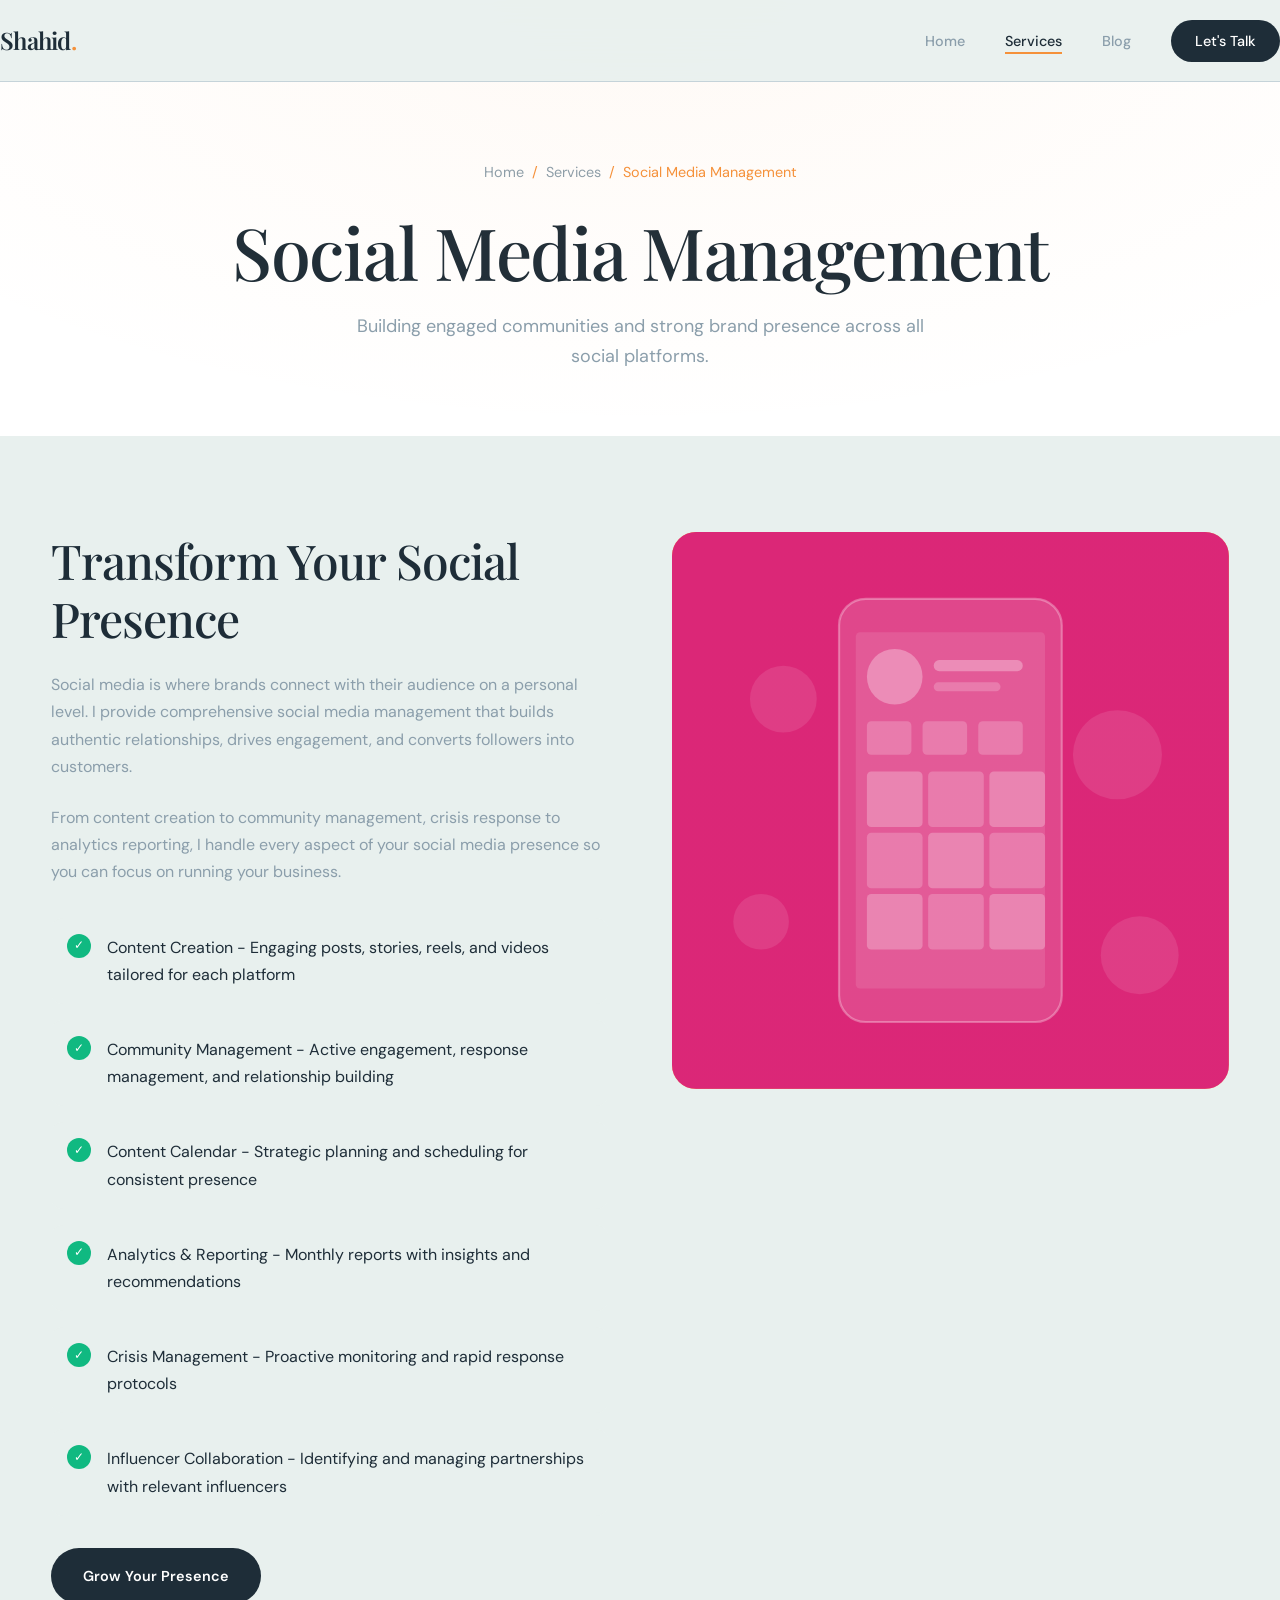
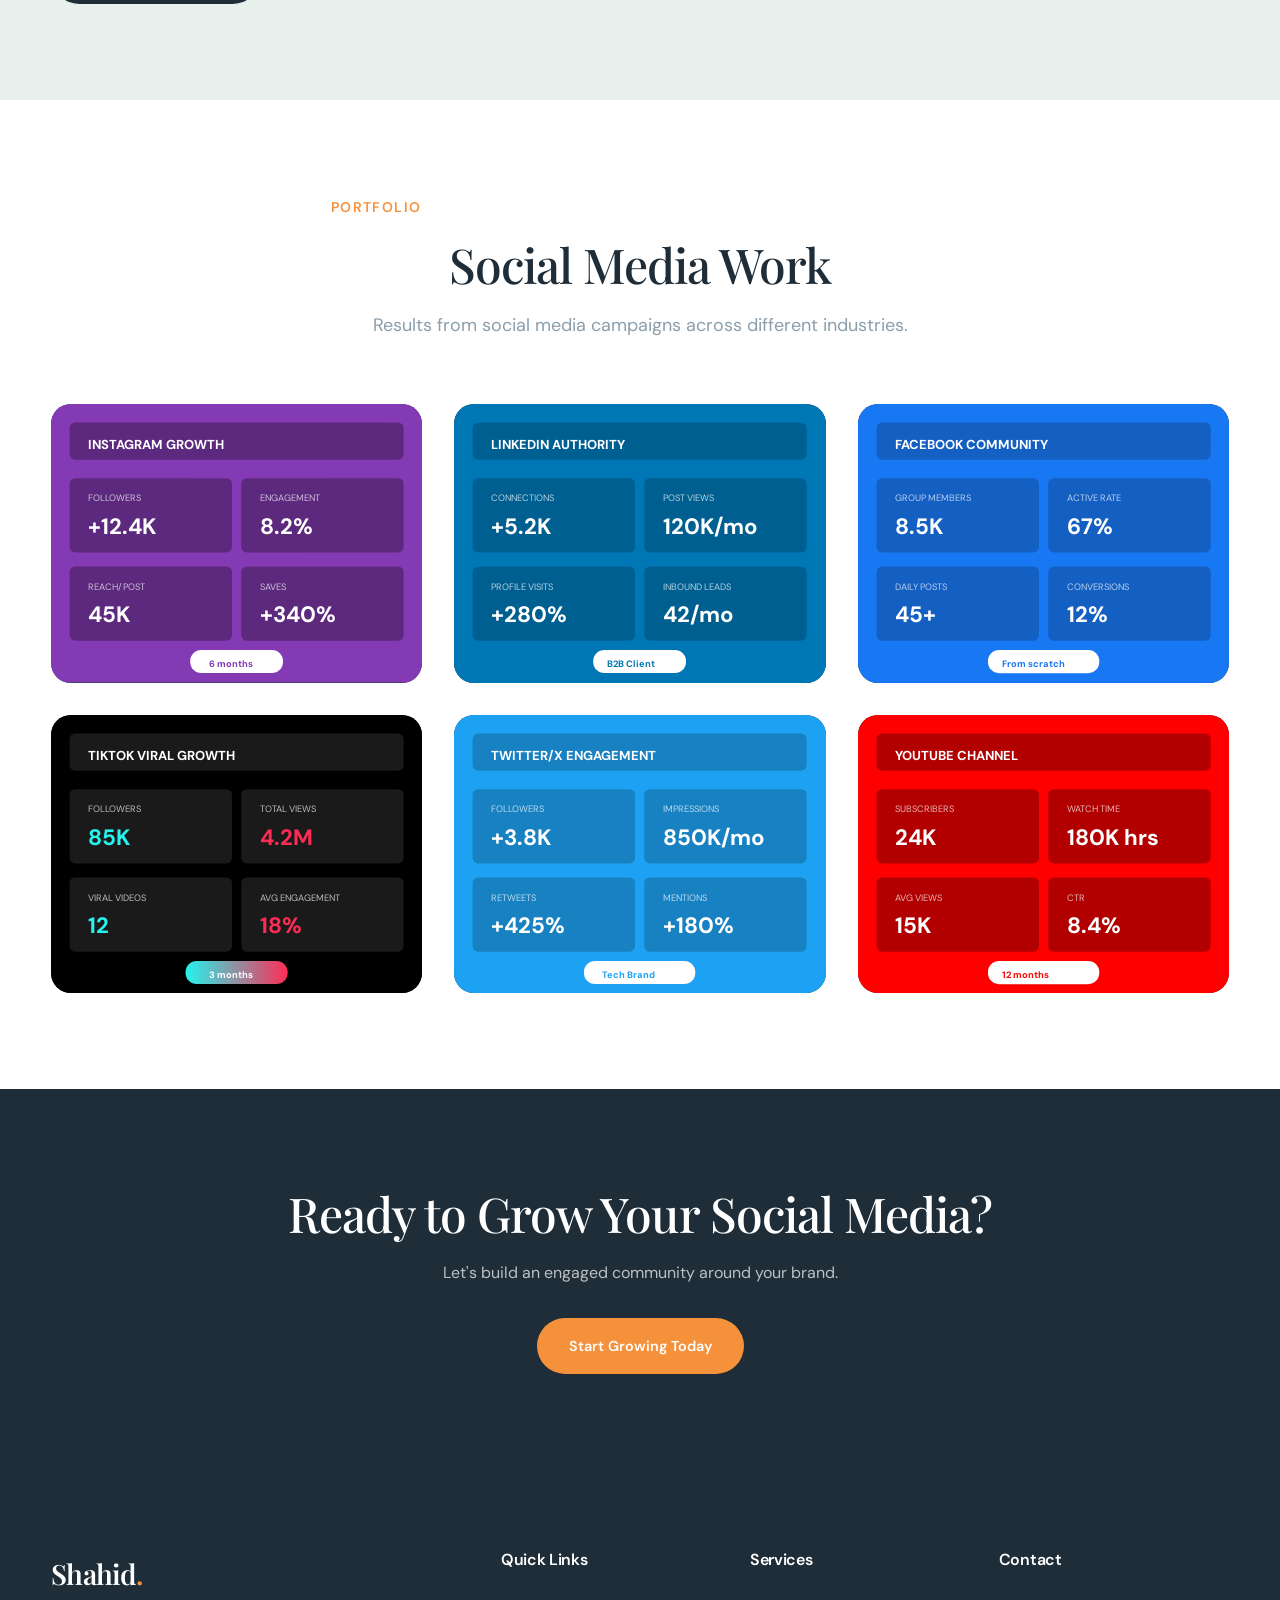
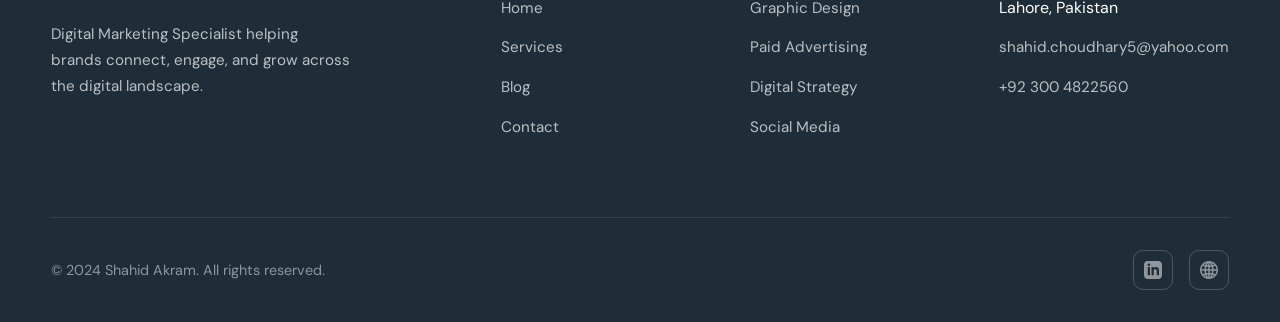
<file: social-media.html>
<!DOCTYPE html>
<html lang="en">
<head>
  <meta charset="UTF-8">
  <meta name="viewport" content="width=device-width, initial-scale=1.0">
  <meta name="description" content="Social Media Management Services - Content Creation, Community Management, Analytics, Brand Building">
  <title>Social Media Management | Shahid Akram</title>
  <link rel="preconnect" href="https://fonts.googleapis.com">
  <link rel="preconnect" href="https://fonts.gstatic.com" crossorigin>
  <link href="https://fonts.googleapis.com/css2?family=DM+Sans:wght@400;500;600;700&family=Playfair+Display:wght@400;500;600;700&display=swap" rel="stylesheet">
  <link rel="stylesheet" href="styles.css">
</head>
<body>
  <!-- Navigation -->
  <nav class="nav">
    <div class="container nav-inner">
      <a href="index.html" class="logo">Shahid<span>.</span></a>
      <ul class="nav-links">
        <li><a href="index.html">Home</a></li>
        <li><a href="services.html" class="active">Services</a></li>
        <li><a href="blog.html">Blog</a></li>
        <li><a href="contact.html" class="nav-cta">Let's Talk</a></li>
      </ul>
      <button class="menu-toggle" onclick="toggleMenu()">
        <span></span>
        <span></span>
        <span></span>
      </button>
    </div>
  </nav>

  <!-- Page Header -->
  <header class="page-header">
    <div class="container">
      <div class="breadcrumb">
        <a href="index.html">Home</a>
        <span>/</span>
        <a href="services.html">Services</a>
        <span>/</span>
        <span>Social Media Management</span>
      </div>
      <h1>Social Media Management</h1>
      <p>Building engaged communities and strong brand presence across all social platforms.</p>
    </div>
  </header>

  <!-- Service Detail -->
  <section class="section">
    <div class="container">
      <div class="service-detail">
        <div class="service-content">
          <h2>Transform Your Social Presence</h2>
          <p>
            Social media is where brands connect with their audience on a personal level. I provide comprehensive social media management that builds authentic relationships, drives engagement, and converts followers into customers.
          </p>
          <p>
            From content creation to community management, crisis response to analytics reporting, I handle every aspect of your social media presence so you can focus on running your business.
          </p>
          <ul class="service-features">
            <li>Content Creation - Engaging posts, stories, reels, and videos tailored for each platform</li>
            <li>Community Management - Active engagement, response management, and relationship building</li>
            <li>Content Calendar - Strategic planning and scheduling for consistent presence</li>
            <li>Analytics & Reporting - Monthly reports with insights and recommendations</li>
            <li>Crisis Management - Proactive monitoring and rapid response protocols</li>
            <li>Influencer Collaboration - Identifying and managing partnerships with relevant influencers</li>
          </ul>
          <a href="contact.html" class="btn btn-primary">Grow Your Presence</a>
        </div>
        <div class="service-image">
          <svg width="100%" height="100%" viewBox="0 0 500 500" fill="none" xmlns="http://www.w3.org/2000/svg">
            <rect width="500" height="500" fill="url(#gradSocial)"/>
            <!-- Phone mockup -->
            <rect x="150" y="60" width="200" height="380" rx="24" fill="rgba(255,255,255,0.15)" stroke="rgba(255,255,255,0.3)" stroke-width="2"/>
            <rect x="165" y="90" width="170" height="320" rx="4" fill="rgba(255,255,255,0.1)"/>
            <!-- Profile section -->
            <circle cx="200" cy="130" r="25" fill="rgba(255,255,255,0.3)"/>
            <rect x="235" y="115" width="80" height="10" rx="5" fill="rgba(255,255,255,0.3)"/>
            <rect x="235" y="135" width="60" height="8" rx="4" fill="rgba(255,255,255,0.2)"/>
            <!-- Stats -->
            <rect x="175" y="170" width="40" height="30" rx="4" fill="rgba(255,255,255,0.2)"/>
            <rect x="225" y="170" width="40" height="30" rx="4" fill="rgba(255,255,255,0.2)"/>
            <rect x="275" y="170" width="40" height="30" rx="4" fill="rgba(255,255,255,0.2)"/>
            <!-- Posts grid -->
            <rect x="175" y="215" width="50" height="50" rx="4" fill="rgba(255,255,255,0.25)"/>
            <rect x="230" y="215" width="50" height="50" rx="4" fill="rgba(255,255,255,0.2)"/>
            <rect x="285" y="215" width="50" height="50" rx="4" fill="rgba(255,255,255,0.25)"/>
            <rect x="175" y="270" width="50" height="50" rx="4" fill="rgba(255,255,255,0.2)"/>
            <rect x="230" y="270" width="50" height="50" rx="4" fill="rgba(255,255,255,0.25)"/>
            <rect x="285" y="270" width="50" height="50" rx="4" fill="rgba(255,255,255,0.2)"/>
            <rect x="175" y="325" width="50" height="50" rx="4" fill="rgba(255,255,255,0.25)"/>
            <rect x="230" y="325" width="50" height="50" rx="4" fill="rgba(255,255,255,0.2)"/>
            <rect x="285" y="325" width="50" height="50" rx="4" fill="rgba(255,255,255,0.25)"/>
            <!-- Floating elements -->
            <circle cx="100" cy="150" r="30" fill="rgba(255,255,255,0.1)"/>
            <circle cx="400" cy="200" r="40" fill="rgba(255,255,255,0.1)"/>
            <circle cx="80" cy="350" r="25" fill="rgba(255,255,255,0.1)"/>
            <circle cx="420" cy="380" r="35" fill="rgba(255,255,255,0.1)"/>
            <defs>
              <linearGradient id="gradSocial" x1="0" y1="0" x2="500" y2="500">
                <stop offset="0%" stop-color="#db2777"/>
                <stop offset="50%" stop-color="#9333ea"/>
                <stop offset="100%" stop-color="#2563eb"/>
              </linearGradient>
            </defs>
          </svg>
        </div>
      </div>
    </div>
  </section>

  <!-- Portfolio Section -->
  <section class="section" style="background: var(--bg-white);">
    <div class="container">
      <div class="section-header">
        <p class="section-tag">Portfolio</p>
        <h2 class="section-title">Social Media Work</h2>
        <p class="section-desc">Results from social media campaigns across different industries.</p>
      </div>
      <div class="portfolio-grid">
        <div class="portfolio-item">
          <svg width="100%" height="100%" viewBox="0 0 400 300" fill="none" xmlns="http://www.w3.org/2000/svg">
            <rect width="400" height="300" fill="linear-gradient(135deg, #833ab4 0%, #fd1d1d 50%, #fcb045 100%)"/>
            <defs>
              <linearGradient id="igGrad" x1="0" y1="0" x2="400" y2="300">
                <stop offset="0%" stop-color="#833ab4"/>
                <stop offset="50%" stop-color="#fd1d1d"/>
                <stop offset="100%" stop-color="#fcb045"/>
              </linearGradient>
            </defs>
            <rect width="400" height="300" fill="url(#igGrad)"/>
            <rect x="20" y="20" width="360" height="40" rx="6" fill="rgba(0,0,0,0.3)"/>
            <text x="40" y="48" fill="white" font-size="14" font-weight="bold">INSTAGRAM GROWTH</text>
            <rect x="20" y="80" width="175" height="80" rx="6" fill="rgba(0,0,0,0.3)"/>
            <text x="40" y="105" fill="rgba(255,255,255,0.7)" font-size="10">FOLLOWERS</text>
            <text x="40" y="140" fill="white" font-size="24" font-weight="bold">+12.4K</text>
            <rect x="205" y="80" width="175" height="80" rx="6" fill="rgba(0,0,0,0.3)"/>
            <text x="225" y="105" fill="rgba(255,255,255,0.7)" font-size="10">ENGAGEMENT</text>
            <text x="225" y="140" fill="white" font-size="24" font-weight="bold">8.2%</text>
            <rect x="20" y="175" width="175" height="80" rx="6" fill="rgba(0,0,0,0.3)"/>
            <text x="40" y="200" fill="rgba(255,255,255,0.7)" font-size="10">REACH/POST</text>
            <text x="40" y="235" fill="white" font-size="24" font-weight="bold">45K</text>
            <rect x="205" y="175" width="175" height="80" rx="6" fill="rgba(0,0,0,0.3)"/>
            <text x="225" y="200" fill="rgba(255,255,255,0.7)" font-size="10">SAVES</text>
            <text x="225" y="235" fill="white" font-size="24" font-weight="bold">+340%</text>
            <rect x="150" y="265" width="100" height="25" rx="12" fill="white"/>
            <text x="170" y="283" fill="#833ab4" font-size="10" font-weight="bold">6 months</text>
          </svg>
          <div class="portfolio-overlay">
            <h4>Fashion Brand Instagram</h4>
            <p>Organic growth & engagement campaign</p>
          </div>
        </div>
        <div class="portfolio-item">
          <svg width="100%" height="100%" viewBox="0 0 400 300" fill="none" xmlns="http://www.w3.org/2000/svg">
            <rect width="400" height="300" fill="#0077b5"/>
            <rect x="20" y="20" width="360" height="40" rx="6" fill="rgba(0,0,0,0.2)"/>
            <text x="40" y="48" fill="white" font-size="14" font-weight="bold">LINKEDIN AUTHORITY</text>
            <rect x="20" y="80" width="175" height="80" rx="6" fill="rgba(0,0,0,0.2)"/>
            <text x="40" y="105" fill="rgba(255,255,255,0.7)" font-size="10">CONNECTIONS</text>
            <text x="40" y="140" fill="white" font-size="24" font-weight="bold">+5.2K</text>
            <rect x="205" y="80" width="175" height="80" rx="6" fill="rgba(0,0,0,0.2)"/>
            <text x="225" y="105" fill="rgba(255,255,255,0.7)" font-size="10">POST VIEWS</text>
            <text x="225" y="140" fill="white" font-size="24" font-weight="bold">120K/mo</text>
            <rect x="20" y="175" width="175" height="80" rx="6" fill="rgba(0,0,0,0.2)"/>
            <text x="40" y="200" fill="rgba(255,255,255,0.7)" font-size="10">PROFILE VISITS</text>
            <text x="40" y="235" fill="white" font-size="24" font-weight="bold">+280%</text>
            <rect x="205" y="175" width="175" height="80" rx="6" fill="rgba(0,0,0,0.2)"/>
            <text x="225" y="200" fill="rgba(255,255,255,0.7)" font-size="10">INBOUND LEADS</text>
            <text x="225" y="235" fill="white" font-size="24" font-weight="bold">42/mo</text>
            <rect x="150" y="265" width="100" height="25" rx="12" fill="white"/>
            <text x="165" y="283" fill="#0077b5" font-size="10" font-weight="bold">B2B Client</text>
          </svg>
          <div class="portfolio-overlay">
            <h4>CEO Personal Branding</h4>
            <p>LinkedIn thought leadership strategy</p>
          </div>
        </div>
        <div class="portfolio-item">
          <svg width="100%" height="100%" viewBox="0 0 400 300" fill="none" xmlns="http://www.w3.org/2000/svg">
            <rect width="400" height="300" fill="#1877f2"/>
            <rect x="20" y="20" width="360" height="40" rx="6" fill="rgba(0,0,0,0.2)"/>
            <text x="40" y="48" fill="white" font-size="14" font-weight="bold">FACEBOOK COMMUNITY</text>
            <rect x="20" y="80" width="175" height="80" rx="6" fill="rgba(0,0,0,0.2)"/>
            <text x="40" y="105" fill="rgba(255,255,255,0.7)" font-size="10">GROUP MEMBERS</text>
            <text x="40" y="140" fill="white" font-size="24" font-weight="bold">8.5K</text>
            <rect x="205" y="80" width="175" height="80" rx="6" fill="rgba(0,0,0,0.2)"/>
            <text x="225" y="105" fill="rgba(255,255,255,0.7)" font-size="10">ACTIVE RATE</text>
            <text x="225" y="140" fill="white" font-size="24" font-weight="bold">67%</text>
            <rect x="20" y="175" width="175" height="80" rx="6" fill="rgba(0,0,0,0.2)"/>
            <text x="40" y="200" fill="rgba(255,255,255,0.7)" font-size="10">DAILY POSTS</text>
            <text x="40" y="235" fill="white" font-size="24" font-weight="bold">45+</text>
            <rect x="205" y="175" width="175" height="80" rx="6" fill="rgba(0,0,0,0.2)"/>
            <text x="225" y="200" fill="rgba(255,255,255,0.7)" font-size="10">CONVERSIONS</text>
            <text x="225" y="235" fill="white" font-size="24" font-weight="bold">12%</text>
            <rect x="140" y="265" width="120" height="25" rx="12" fill="white"/>
            <text x="155" y="283" fill="#1877f2" font-size="10" font-weight="bold">From scratch</text>
          </svg>
          <div class="portfolio-overlay">
            <h4>Fitness Brand Community</h4>
            <p>Facebook Group management</p>
          </div>
        </div>
        <div class="portfolio-item">
          <svg width="100%" height="100%" viewBox="0 0 400 300" fill="none" xmlns="http://www.w3.org/2000/svg">
            <rect width="400" height="300" fill="#000"/>
            <rect x="20" y="20" width="360" height="40" rx="6" fill="#1a1a1a"/>
            <text x="40" y="48" fill="white" font-size="14" font-weight="bold">TIKTOK VIRAL GROWTH</text>
            <rect x="20" y="80" width="175" height="80" rx="6" fill="#1a1a1a"/>
            <text x="40" y="105" fill="rgba(255,255,255,0.7)" font-size="10">FOLLOWERS</text>
            <text x="40" y="140" fill="#25f4ee" font-size="24" font-weight="bold">85K</text>
            <rect x="205" y="80" width="175" height="80" rx="6" fill="#1a1a1a"/>
            <text x="225" y="105" fill="rgba(255,255,255,0.7)" font-size="10">TOTAL VIEWS</text>
            <text x="225" y="140" fill="#fe2c55" font-size="24" font-weight="bold">4.2M</text>
            <rect x="20" y="175" width="175" height="80" rx="6" fill="#1a1a1a"/>
            <text x="40" y="200" fill="rgba(255,255,255,0.7)" font-size="10">VIRAL VIDEOS</text>
            <text x="40" y="235" fill="#25f4ee" font-size="24" font-weight="bold">12</text>
            <rect x="205" y="175" width="175" height="80" rx="6" fill="#1a1a1a"/>
            <text x="225" y="200" fill="rgba(255,255,255,0.7)" font-size="10">AVG ENGAGEMENT</text>
            <text x="225" y="235" fill="#fe2c55" font-size="24" font-weight="bold">18%</text>
            <rect x="145" y="265" width="110" height="25" rx="12" fill="linear-gradient(90deg, #25f4ee, #fe2c55)"/>
            <defs>
              <linearGradient id="tiktokGrad" x1="0" y1="0" x2="1" y2="0">
                <stop offset="0%" stop-color="#25f4ee"/>
                <stop offset="100%" stop-color="#fe2c55"/>
              </linearGradient>
            </defs>
            <rect x="145" y="265" width="110" height="25" rx="12" fill="url(#tiktokGrad)"/>
            <text x="170" y="283" fill="white" font-size="10" font-weight="bold">3 months</text>
          </svg>
          <div class="portfolio-overlay">
            <h4>E-commerce TikTok</h4>
            <p>Viral content strategy</p>
          </div>
        </div>
        <div class="portfolio-item">
          <svg width="100%" height="100%" viewBox="0 0 400 300" fill="none" xmlns="http://www.w3.org/2000/svg">
            <rect width="400" height="300" fill="#1da1f2"/>
            <rect x="20" y="20" width="360" height="40" rx="6" fill="rgba(0,0,0,0.2)"/>
            <text x="40" y="48" fill="white" font-size="14" font-weight="bold">TWITTER/X ENGAGEMENT</text>
            <rect x="20" y="80" width="175" height="80" rx="6" fill="rgba(0,0,0,0.2)"/>
            <text x="40" y="105" fill="rgba(255,255,255,0.7)" font-size="10">FOLLOWERS</text>
            <text x="40" y="140" fill="white" font-size="24" font-weight="bold">+3.8K</text>
            <rect x="205" y="80" width="175" height="80" rx="6" fill="rgba(0,0,0,0.2)"/>
            <text x="225" y="105" fill="rgba(255,255,255,0.7)" font-size="10">IMPRESSIONS</text>
            <text x="225" y="140" fill="white" font-size="24" font-weight="bold">850K/mo</text>
            <rect x="20" y="175" width="175" height="80" rx="6" fill="rgba(0,0,0,0.2)"/>
            <text x="40" y="200" fill="rgba(255,255,255,0.7)" font-size="10">RETWEETS</text>
            <text x="40" y="235" fill="white" font-size="24" font-weight="bold">+425%</text>
            <rect x="205" y="175" width="175" height="80" rx="6" fill="rgba(0,0,0,0.2)"/>
            <text x="225" y="200" fill="rgba(255,255,255,0.7)" font-size="10">MENTIONS</text>
            <text x="225" y="235" fill="white" font-size="24" font-weight="bold">+180%</text>
            <rect x="140" y="265" width="120" height="25" rx="12" fill="white"/>
            <text x="160" y="283" fill="#1da1f2" font-size="10" font-weight="bold">Tech Brand</text>
          </svg>
          <div class="portfolio-overlay">
            <h4>SaaS Brand Twitter/X</h4>
            <p>Engagement & thought leadership</p>
          </div>
        </div>
        <div class="portfolio-item">
          <svg width="100%" height="100%" viewBox="0 0 400 300" fill="none" xmlns="http://www.w3.org/2000/svg">
            <rect width="400" height="300" fill="#ff0000"/>
            <rect x="20" y="20" width="360" height="40" rx="6" fill="rgba(0,0,0,0.3)"/>
            <text x="40" y="48" fill="white" font-size="14" font-weight="bold">YOUTUBE CHANNEL</text>
            <rect x="20" y="80" width="175" height="80" rx="6" fill="rgba(0,0,0,0.3)"/>
            <text x="40" y="105" fill="rgba(255,255,255,0.7)" font-size="10">SUBSCRIBERS</text>
            <text x="40" y="140" fill="white" font-size="24" font-weight="bold">24K</text>
            <rect x="205" y="80" width="175" height="80" rx="6" fill="rgba(0,0,0,0.3)"/>
            <text x="225" y="105" fill="rgba(255,255,255,0.7)" font-size="10">WATCH TIME</text>
            <text x="225" y="140" fill="white" font-size="24" font-weight="bold">180K hrs</text>
            <rect x="20" y="175" width="175" height="80" rx="6" fill="rgba(0,0,0,0.3)"/>
            <text x="40" y="200" fill="rgba(255,255,255,0.7)" font-size="10">AVG VIEWS</text>
            <text x="40" y="235" fill="white" font-size="24" font-weight="bold">15K</text>
            <rect x="205" y="175" width="175" height="80" rx="6" fill="rgba(0,0,0,0.3)"/>
            <text x="225" y="200" fill="rgba(255,255,255,0.7)" font-size="10">CTR</text>
            <text x="225" y="235" fill="white" font-size="24" font-weight="bold">8.4%</text>
            <rect x="140" y="265" width="120" height="25" rx="12" fill="white"/>
            <text x="155" y="283" fill="#ff0000" font-size="10" font-weight="bold">12 months</text>
          </svg>
          <div class="portfolio-overlay">
            <h4>Educational YouTube</h4>
            <p>Channel growth & optimization</p>
          </div>
        </div>
      </div>
    </div>
  </section>

  <!-- CTA Section -->
  <section class="section" style="background: var(--primary); color: white; text-align: center;">
    <div class="container">
      <h2 style="color: white; margin-bottom: 1rem;">Ready to Grow Your Social Media?</h2>
      <p style="color: rgba(255,255,255,0.7); max-width: 500px; margin: 0 auto 2rem;">
        Let's build an engaged community around your brand.
      </p>
      <a href="contact.html" class="btn btn-accent">Start Growing Today</a>
    </div>
  </section>

  <!-- Footer -->
  <footer class="footer">
    <div class="container">
      <div class="footer-grid">
        <div class="footer-brand">
          <div class="logo">Shahid<span>.</span></div>
          <p>Digital Marketing Specialist helping brands connect, engage, and grow across the digital landscape.</p>
        </div>
        <div class="footer-col">
          <h4>Quick Links</h4>
          <ul class="footer-links">
            <li><a href="index.html">Home</a></li>
            <li><a href="services.html">Services</a></li>
            <li><a href="blog.html">Blog</a></li>
            <li><a href="contact.html">Contact</a></li>
          </ul>
        </div>
        <div class="footer-col">
          <h4>Services</h4>
          <ul class="footer-links">
            <li><a href="graphic-design.html">Graphic Design</a></li>
            <li><a href="paid-advertising.html">Paid Advertising</a></li>
            <li><a href="digital-marketing.html">Digital Strategy</a></li>
            <li><a href="social-media.html">Social Media</a></li>
          </ul>
        </div>
        <div class="footer-col">
          <h4>Contact</h4>
          <ul class="footer-links">
            <li>Lahore, Pakistan</li>
            <li><a href="mailto:shahid.choudhary5@yahoo.com">shahid.choudhary5@yahoo.com</a></li>
            <li><a href="tel:+923004822560">+92 300 4822560</a></li>
          </ul>
        </div>
      </div>
      <div class="footer-bottom">
        <p>© 2024 Shahid Akram. All rights reserved.</p>
        <div class="footer-social">
          <a href="https://www.linkedin.com/in/shahidakram" target="_blank" aria-label="LinkedIn">
            <svg width="18" height="18" viewBox="0 0 24 24" fill="currentColor">
              <path d="M19 0h-14c-2.761 0-5 2.239-5 5v14c0 2.761 2.239 5 5 5h14c2.762 0 5-2.239 5-5v-14c0-2.761-2.238-5-5-5zm-11 19h-3v-11h3v11zm-1.5-12.268c-.966 0-1.75-.79-1.75-1.764s.784-1.764 1.75-1.764 1.75.79 1.75 1.764-.783 1.764-1.75 1.764zm13.5 12.268h-3v-5.604c0-3.368-4-3.113-4 0v5.604h-3v-11h3v1.765c1.396-2.586 7-2.777 7 2.476v6.759z"/>
            </svg>
          </a>
          <a href="https://linktr.ee/ShdElia" target="_blank" aria-label="Portfolio">
            <svg width="18" height="18" viewBox="0 0 24 24" fill="currentColor">
              <path d="M12 0c-6.627 0-12 5.373-12 12s5.373 12 12 12 12-5.373 12-12-5.373-12-12-12zm1 16.057v-3.057h2.994c-.059 1.143-.212 2.24-.456 3.279-.823-.12-1.674-.188-2.538-.222zm1.957 2.162c-.499 1.33-1.159 2.497-1.957 3.456v-3.62c.666.028 1.319.081 1.957.164zm-1.957-7.219v-3.015c.868-.034 1.721-.103 2.548-.224.238 1.027.389 2.111.446 3.239h-2.994zm0-5.014v-3.661c.806.969 1.471 2.15 1.971 3.496-.642.084-1.3.137-1.971.165zm2.703-3.267c1.237.496 2.354 1.228 3.29 2.146-.642.234-1.311.442-2.019.607-.344-.992-.775-1.91-1.271-2.753zm-7.241 13.56c-.244-1.039-.398-2.136-.456-3.279h2.994v3.057c-.865.034-1.714.102-2.538.222zm2.538 1.776v3.62c-.798-.959-1.458-2.126-1.957-3.456.638-.083 1.291-.136 1.957-.164zm-2.994-7.055c.057-1.128.207-2.212.446-3.239.827.121 1.68.19 2.548.224v3.015h-2.994zm1.024-5.179c.5-1.346 1.165-2.527 1.97-3.496v3.661c-.671-.028-1.329-.081-1.97-.165zm-2.005-.35c-.708-.165-1.377-.373-2.018-.607.937-.918 2.053-1.65 3.29-2.146-.496.844-.927 1.762-1.272 2.753zm-.549 1.918c-.264 1.151-.434 2.36-.492 3.611h-3.933c.165-1.658.739-3.197 1.617-4.518.88.361 1.816.67 2.808.907zm.009 9.262c-.988.236-1.92.542-2.797.9-.89-1.328-1.471-2.879-1.637-4.551h3.934c.058 1.265.231 2.488.5 3.651zm.553 1.917c.342.976.768 1.881 1.257 2.712-1.223-.49-2.326-1.211-3.256-2.115.636-.229 1.299-.435 1.999-.597zm9.924 0c.7.163 1.362.367 1.999.597-.931.903-2.034 1.625-3.257 2.116.489-.832.915-1.737 1.258-2.713zm.553-1.917c.27-1.163.442-2.386.501-3.651h3.934c-.167 1.672-.748 3.223-1.638 4.551-.877-.358-1.81-.664-2.797-.9zm.501-5.651c-.058-1.251-.229-2.46-.492-3.611.992-.237 1.929-.546 2.809-.907.877 1.321 1.451 2.86 1.616 4.518h-3.933z"/>
            </svg>
          </a>
        </div>
      </div>
    </div>
  </footer>

  <script>
    function toggleMenu() {
      document.querySelector('.nav-links').classList.toggle('active');
    }
  </script>
</body>
</html>
</file>
<file: styles.css>
/* ========================================
   SHAHID AKRAM - PORTFOLIO STYLES
   Minimalist & Modern Design
   ======================================== */

/* CSS Variables */
:root {
  --primary: #1E2D38;
  --secondary: #2A3D4C;
  --accent: #F5913A;
  --accent-light: #F7A85E;
  --text: #1E2D38;
  --text-light: #8B9EAB;
  --bg: #E8F0EE;
  --bg-white: #ffffff;
  --border: #C5D3D9;
  --success: #10b981;
  --font-display: 'Playfair Display', Georgia, serif;
  --font-body: 'DM Sans', -apple-system, BlinkMacSystemFont, sans-serif;
  --transition: all 0.3s cubic-bezier(0.4, 0, 0.2, 1);
}

/* Reset & Base */
*, *::before, *::after {
  box-sizing: border-box;
  margin: 0;
  padding: 0;
}

html {
  scroll-behavior: smooth;
  font-size: 16px;
}

body {
  font-family: var(--font-body);
  background: var(--bg);
  color: var(--text);
  line-height: 1.7;
  min-height: 100vh;
  overflow-x: hidden;
}

a {
  color: inherit;
  text-decoration: none;
  transition: var(--transition);
}

img {
  max-width: 100%;
  height: auto;
  display: block;
}

/* Typography */
h1, h2, h3, h4, h5, h6 {
  font-family: var(--font-display);
  font-weight: 500;
  line-height: 1.2;
  letter-spacing: -0.02em;
}

h1 { font-size: clamp(2.5rem, 6vw, 4.5rem); }
h2 { font-size: clamp(2rem, 4vw, 3rem); }
h3 { font-size: clamp(1.5rem, 3vw, 2rem); }
h4 { font-size: 1.25rem; }

p { max-width: 65ch; }

/* Container */
.container {
  width: 100%;
  max-width: 1400px;
  margin: 0 auto;
  padding: 0 clamp(1.5rem, 4vw, 4rem);
}

/* Navigation */
.nav {
  position: fixed;
  top: 0;
  left: 0;
  right: 0;
  z-index: 1000;
  background: rgba(232, 240, 238, 0.9);
  backdrop-filter: blur(20px);
  border-bottom: 1px solid var(--border);
}

.nav-inner {
  display: flex;
  align-items: center;
  justify-content: space-between;
  padding: 1.25rem 0;
}

.logo {
  font-family: var(--font-display);
  font-size: 1.5rem;
  font-weight: 600;
  letter-spacing: -0.03em;
}

.logo span {
  color: var(--accent);
}

.nav-links {
  display: flex;
  align-items: center;
  gap: 2.5rem;
  list-style: none;
}

.nav-links a {
  font-size: 0.9rem;
  font-weight: 500;
  color: var(--text-light);
  position: relative;
}

.nav-links a:hover,
.nav-links a.active {
  color: var(--text);
}

.nav-links a::after {
  content: '';
  position: absolute;
  bottom: -4px;
  left: 0;
  width: 0;
  height: 2px;
  background: var(--accent);
  transition: var(--transition);
}

.nav-links a:hover::after,
.nav-links a.active::after {
  width: 100%;
}

.nav-cta {
  background: var(--primary);
  color: white !important;
  padding: 0.75rem 1.5rem;
  border-radius: 100px;
}

.nav-cta:hover {
  background: var(--secondary);
  transform: translateY(-2px);
}

.nav-cta::after {
  display: none !important;
}

/* Mobile Menu */
.menu-toggle {
  display: none;
  flex-direction: column;
  gap: 5px;
  background: none;
  border: none;
  cursor: pointer;
  padding: 0.5rem;
}

.menu-toggle span {
  width: 24px;
  height: 2px;
  background: var(--text);
  transition: var(--transition);
}

/* Hero Section */
.hero {
  min-height: 100vh;
  display: flex;
  align-items: center;
  padding-top: 80px;
  position: relative;
  overflow: hidden;
}

.hero::before {
  content: '';
  position: absolute;
  top: -50%;
  right: -20%;
  width: 80%;
  height: 150%;
  background: radial-gradient(circle, rgba(245, 145, 58, 0.03) 0%, transparent 60%);
  pointer-events: none;
}

.hero-content {
  display: grid;
  grid-template-columns: 1fr 1fr;
  gap: 4rem;
  align-items: center;
}

.hero-text {
  animation: fadeInUp 1s ease-out;
}

.hero-tag {
  display: inline-flex;
  align-items: center;
  gap: 0.5rem;
  font-size: 0.875rem;
  font-weight: 500;
  color: var(--accent);
  margin-bottom: 1.5rem;
  padding: 0.5rem 1rem;
  background: rgba(245, 145, 58, 0.08);
  border-radius: 100px;
}

.hero-tag::before {
  content: '';
  width: 8px;
  height: 8px;
  background: var(--accent);
  border-radius: 50%;
  animation: pulse 2s infinite;
}

.hero h1 {
  margin-bottom: 1.5rem;
}

.hero h1 span {
  display: block;
  color: var(--accent);
}

.hero-desc {
  font-size: 1.125rem;
  color: var(--text-light);
  margin-bottom: 2.5rem;
}

.hero-btns {
  display: flex;
  gap: 1rem;
  flex-wrap: wrap;
}

.hero-image {
  position: relative;
  animation: fadeInRight 1s ease-out 0.3s both;
}

.hero-image-wrapper {
  position: relative;
  border-radius: 24px;
  overflow: hidden;
  aspect-ratio: 4/5;
  background: linear-gradient(135deg, var(--accent) 0%, var(--accent-light) 100%);
}

.hero-image img {
  width: 100%;
  height: 100%;
  object-fit: cover;
  object-position: top center;
}

.hero-stats {
  position: absolute;
  bottom: -30px;
  left: -30px;
  background: var(--bg-white);
  padding: 1.5rem 2rem;
  border-radius: 16px;
  box-shadow: 0 20px 60px rgba(0, 0, 0, 0.1);
  display: flex;
  gap: 2rem;
}

.stat {
  text-align: center;
}

.stat-number {
  font-family: var(--font-display);
  font-size: 2rem;
  font-weight: 600;
  color: var(--accent);
  line-height: 1;
}

.stat-label {
  font-size: 0.8rem;
  color: var(--text-light);
  margin-top: 0.25rem;
}

/* Buttons */
.btn {
  display: inline-flex;
  align-items: center;
  justify-content: center;
  gap: 0.5rem;
  padding: 1rem 2rem;
  font-size: 0.9rem;
  font-weight: 600;
  border-radius: 100px;
  border: none;
  cursor: pointer;
  transition: var(--transition);
}

.btn-primary {
  background: var(--primary);
  color: white;
}

.btn-primary:hover {
  background: var(--secondary);
  transform: translateY(-3px);
  box-shadow: 0 10px 30px rgba(0, 0, 0, 0.2);
}

.btn-secondary {
  background: transparent;
  color: var(--text);
  border: 2px solid var(--border);
}

.btn-secondary:hover {
  border-color: var(--primary);
  background: var(--primary);
  color: white;
}

.btn-accent {
  background: var(--accent);
  color: white;
}

.btn-accent:hover {
  background: var(--accent-light);
  transform: translateY(-3px);
}

/* Sections */
.section {
  padding: 6rem 0;
}

.section-header {
  text-align: center;
  margin-bottom: 4rem;
}

.section-tag {
  font-size: 0.875rem;
  font-weight: 600;
  color: var(--accent);
  text-transform: uppercase;
  letter-spacing: 0.1em;
  margin-bottom: 1rem;
}

.section-title {
  margin-bottom: 1rem;
}

.section-desc {
  color: var(--text-light);
  font-size: 1.125rem;
  max-width: 600px;
  margin: 0 auto;
}

/* Services Grid */
.services-grid {
  display: grid;
  grid-template-columns: repeat(auto-fit, minmax(280px, 1fr));
  gap: 2rem;
}

.service-card {
  background: var(--bg-white);
  padding: 2.5rem;
  border-radius: 20px;
  border: 1px solid var(--border);
  transition: var(--transition);
  position: relative;
  overflow: hidden;
}

.service-card::before {
  content: '';
  position: absolute;
  top: 0;
  left: 0;
  right: 0;
  height: 4px;
  background: linear-gradient(90deg, var(--accent), var(--accent-light));
  transform: scaleX(0);
  transform-origin: left;
  transition: var(--transition);
}

.service-card:hover {
  transform: translateY(-8px);
  box-shadow: 0 20px 60px rgba(0, 0, 0, 0.08);
}

.service-card:hover::before {
  transform: scaleX(1);
}

.service-icon {
  width: 60px;
  height: 60px;
  background: rgba(245, 145, 58, 0.1);
  border-radius: 16px;
  display: flex;
  align-items: center;
  justify-content: center;
  margin-bottom: 1.5rem;
  font-size: 1.5rem;
}

.service-card h3 {
  margin-bottom: 1rem;
}

.service-card p {
  color: var(--text-light);
  font-size: 0.95rem;
  margin-bottom: 1.5rem;
}

.service-link {
  display: inline-flex;
  align-items: center;
  gap: 0.5rem;
  font-weight: 600;
  color: var(--accent);
  font-size: 0.9rem;
}

.service-link:hover {
  gap: 0.75rem;
}

/* Portfolio Grid */
.portfolio-grid {
  display: grid;
  grid-template-columns: repeat(auto-fit, minmax(350px, 1fr));
  gap: 2rem;
}

.portfolio-item {
  position: relative;
  border-radius: 20px;
  overflow: hidden;
  aspect-ratio: 4/3;
  background: var(--secondary);
  cursor: pointer;
}

.portfolio-item img {
  width: 100%;
  height: 100%;
  object-fit: cover;
  transition: var(--transition);
}

.portfolio-overlay {
  position: absolute;
  inset: 0;
  background: linear-gradient(to top, rgba(0,0,0,0.9) 0%, transparent 60%);
  display: flex;
  flex-direction: column;
  justify-content: flex-end;
  padding: 2rem;
  opacity: 0;
  transition: var(--transition);
}

.portfolio-item:hover .portfolio-overlay {
  opacity: 1;
}

.portfolio-item:hover img {
  transform: scale(1.1);
}

.portfolio-overlay h4 {
  color: white;
  margin-bottom: 0.5rem;
}

.portfolio-overlay p {
  color: rgba(255,255,255,0.7);
  font-size: 0.9rem;
}

/* Page Header */
.page-header {
  padding: 10rem 0 4rem;
  background: var(--bg-white);
  text-align: center;
  position: relative;
  overflow: hidden;
}

.page-header::before {
  content: '';
  position: absolute;
  top: 0;
  left: 50%;
  transform: translateX(-50%);
  width: 150%;
  height: 100%;
  background: radial-gradient(ellipse at center top, rgba(245, 145, 58, 0.05) 0%, transparent 70%);
  pointer-events: none;
}

.page-header h1 {
  margin-bottom: 1rem;
  animation: fadeInUp 0.8s ease-out;
}

.page-header p {
  color: var(--text-light);
  font-size: 1.125rem;
  max-width: 600px;
  margin: 0 auto;
  animation: fadeInUp 0.8s ease-out 0.1s both;
}

.breadcrumb {
  display: flex;
  align-items: center;
  justify-content: center;
  gap: 0.5rem;
  margin-bottom: 1.5rem;
  font-size: 0.9rem;
  color: var(--text-light);
  animation: fadeInUp 0.8s ease-out;
}

.breadcrumb a:hover {
  color: var(--accent);
}

.breadcrumb span {
  color: var(--accent);
}

/* Service Detail */
.service-detail {
  display: grid;
  grid-template-columns: 1fr 1fr;
  gap: 4rem;
  align-items: start;
}

.service-content h2 {
  margin-bottom: 1.5rem;
}

.service-content p {
  color: var(--text-light);
  margin-bottom: 1.5rem;
}

.service-features {
  list-style: none;
  margin: 2rem 0;
}

.service-features li {
  display: flex;
  align-items: flex-start;
  gap: 1rem;
  margin-bottom: 1rem;
  padding: 1rem;
  background: var(--bg);
  border-radius: 12px;
}

.service-features li::before {
  content: '✓';
  width: 24px;
  height: 24px;
  background: var(--success);
  color: white;
  border-radius: 50%;
  display: flex;
  align-items: center;
  justify-content: center;
  font-size: 0.75rem;
  flex-shrink: 0;
}

.service-image {
  position: sticky;
  top: 120px;
  border-radius: 24px;
  overflow: hidden;
  background: linear-gradient(135deg, var(--accent) 0%, var(--accent-light) 100%);
  aspect-ratio: 1;
}

.service-image img {
  width: 100%;
  height: 100%;
  object-fit: cover;
  object-position: top center;
}

/* Blog Grid */
.blog-grid {
  display: grid;
  grid-template-columns: repeat(auto-fit, minmax(320px, 1fr));
  gap: 2rem;
}

.blog-card {
  background: var(--bg-white);
  border-radius: 20px;
  overflow: hidden;
  border: 1px solid var(--border);
  transition: var(--transition);
}

.blog-card:hover {
  transform: translateY(-8px);
  box-shadow: 0 20px 60px rgba(0, 0, 0, 0.08);
}

.blog-image {
  aspect-ratio: 16/10;
  overflow: hidden;
}

.blog-image img {
  width: 100%;
  height: 100%;
  object-fit: cover;
  transition: var(--transition);
}

.blog-card:hover .blog-image img {
  transform: scale(1.05);
}

.blog-content {
  padding: 1.5rem 2rem 2rem;
}

.blog-meta {
  display: flex;
  align-items: center;
  gap: 1rem;
  font-size: 0.85rem;
  color: var(--text-light);
  margin-bottom: 1rem;
}

.blog-category {
  background: rgba(245, 145, 58, 0.1);
  color: var(--accent);
  padding: 0.25rem 0.75rem;
  border-radius: 100px;
  font-weight: 500;
}

.blog-card h3 {
  margin-bottom: 0.75rem;
  font-size: 1.25rem;
  transition: var(--transition);
}

.blog-card:hover h3 {
  color: var(--accent);
}

.blog-card p {
  color: var(--text-light);
  font-size: 0.95rem;
}

/* Contact Section */
.contact-grid {
  display: grid;
  grid-template-columns: 1fr 1.5fr;
  gap: 4rem;
}

.contact-info h2 {
  margin-bottom: 1.5rem;
}

.contact-info > p {
  color: var(--text-light);
  margin-bottom: 2rem;
}

.contact-details {
  margin-bottom: 2rem;
}

.contact-item {
  display: flex;
  align-items: flex-start;
  gap: 1rem;
  margin-bottom: 1.5rem;
}

.contact-icon {
  width: 48px;
  height: 48px;
  background: rgba(245, 145, 58, 0.1);
  border-radius: 12px;
  display: flex;
  align-items: center;
  justify-content: center;
  flex-shrink: 0;
}

.contact-item h4 {
  font-family: var(--font-body);
  font-weight: 600;
  margin-bottom: 0.25rem;
}

.contact-item p {
  color: var(--text-light);
  font-size: 0.95rem;
}

.contact-item a {
  color: var(--accent);
}

.contact-item a:hover {
  text-decoration: underline;
}

.social-links {
  display: flex;
  gap: 1rem;
}

.social-links a {
  width: 44px;
  height: 44px;
  background: var(--bg);
  border-radius: 12px;
  display: flex;
  align-items: center;
  justify-content: center;
  border: 1px solid var(--border);
  transition: var(--transition);
}

.social-links a:hover {
  background: var(--primary);
  color: white;
  border-color: var(--primary);
}

/* Contact Form */
.contact-form {
  background: var(--bg-white);
  padding: 3rem;
  border-radius: 24px;
  border: 1px solid var(--border);
}

.form-row {
  display: grid;
  grid-template-columns: 1fr 1fr;
  gap: 1.5rem;
}

.form-group {
  margin-bottom: 1.5rem;
}

.form-group label {
  display: block;
  font-weight: 500;
  margin-bottom: 0.5rem;
  font-size: 0.9rem;
}

.form-group input,
.form-group select,
.form-group textarea {
  width: 100%;
  padding: 1rem 1.25rem;
  border: 2px solid var(--border);
  border-radius: 12px;
  font-family: inherit;
  font-size: 1rem;
  transition: var(--transition);
  background: var(--bg);
}

.form-group input:focus,
.form-group select:focus,
.form-group textarea:focus {
  outline: none;
  border-color: var(--accent);
  background: var(--bg-white);
}

.form-group textarea {
  min-height: 150px;
  resize: vertical;
}

/* Calendar Widget */
.calendar-widget {
  background: var(--bg);
  border-radius: 16px;
  padding: 1.5rem;
  margin-bottom: 2rem;
}

.calendar-header {
  display: flex;
  align-items: center;
  justify-content: space-between;
  margin-bottom: 1rem;
}

.calendar-header h4 {
  font-family: var(--font-body);
}

.calendar-nav {
  display: flex;
  gap: 0.5rem;
}

.calendar-nav button {
  width: 32px;
  height: 32px;
  border: 1px solid var(--border);
  background: var(--bg-white);
  border-radius: 8px;
  cursor: pointer;
  transition: var(--transition);
}

.calendar-nav button:hover {
  background: var(--primary);
  color: white;
  border-color: var(--primary);
}

.calendar-grid {
  display: grid;
  grid-template-columns: repeat(7, 1fr);
  gap: 0.5rem;
  text-align: center;
}

.calendar-day-name {
  font-size: 0.75rem;
  font-weight: 600;
  color: var(--text-light);
  padding: 0.5rem;
}

.calendar-day {
  padding: 0.75rem;
  border-radius: 8px;
  font-size: 0.9rem;
  cursor: pointer;
  transition: var(--transition);
}

.calendar-day:hover:not(.disabled) {
  background: rgba(245, 145, 58, 0.1);
}

.calendar-day.selected {
  background: var(--accent);
  color: white;
}

.calendar-day.disabled {
  color: var(--border);
  cursor: not-allowed;
}

.calendar-day.today {
  font-weight: 600;
  border: 2px solid var(--accent);
}

.time-slots {
  display: grid;
  grid-template-columns: repeat(3, 1fr);
  gap: 0.75rem;
  margin-top: 1rem;
}

.time-slot {
  padding: 0.75rem;
  text-align: center;
  border: 1px solid var(--border);
  border-radius: 8px;
  font-size: 0.875rem;
  cursor: pointer;
  transition: var(--transition);
}

.time-slot:hover {
  border-color: var(--accent);
  background: rgba(245, 145, 58, 0.05);
}

.time-slot.selected {
  background: var(--accent);
  color: white;
  border-color: var(--accent);
}

/* Footer */
.footer {
  background: var(--primary);
  color: white;
  padding: 5rem 0 2rem;
}

.footer-grid {
  display: grid;
  grid-template-columns: 2fr 1fr 1fr 1fr;
  gap: 3rem;
  margin-bottom: 4rem;
}

.footer-brand {
  max-width: 300px;
}

.footer-brand .logo {
  margin-bottom: 1.5rem;
  font-size: 1.75rem;
}

.footer-brand p {
  color: rgba(255,255,255,0.7);
  font-size: 0.95rem;
}

.footer-col h4 {
  font-family: var(--font-body);
  font-weight: 600;
  margin-bottom: 1.5rem;
  font-size: 1rem;
}

.footer-links {
  list-style: none;
}

.footer-links li {
  margin-bottom: 0.75rem;
}

.footer-links a {
  color: rgba(255,255,255,0.7);
  font-size: 0.95rem;
}

.footer-links a:hover {
  color: white;
}

.footer-bottom {
  padding-top: 2rem;
  border-top: 1px solid rgba(255,255,255,0.1);
  display: flex;
  align-items: center;
  justify-content: space-between;
  font-size: 0.9rem;
  color: rgba(255,255,255,0.5);
}

.footer-social {
  display: flex;
  gap: 1rem;
}

.footer-social a {
  width: 40px;
  height: 40px;
  border: 1px solid rgba(255,255,255,0.2);
  border-radius: 10px;
  display: flex;
  align-items: center;
  justify-content: center;
  transition: var(--transition);
}

.footer-social a:hover {
  background: white;
  color: var(--primary);
  border-color: white;
}

/* Animations */
@keyframes fadeInUp {
  from {
    opacity: 0;
    transform: translateY(30px);
  }
  to {
    opacity: 1;
    transform: translateY(0);
  }
}

@keyframes fadeInRight {
  from {
    opacity: 0;
    transform: translateX(30px);
  }
  to {
    opacity: 1;
    transform: translateX(0);
  }
}

@keyframes pulse {
  0%, 100% { opacity: 1; }
  50% { opacity: 0.5; }
}

/* Utility Classes */
.text-center { text-align: center; }
.text-accent { color: var(--accent); }
.mb-1 { margin-bottom: 1rem; }
.mb-2 { margin-bottom: 2rem; }
.mb-3 { margin-bottom: 3rem; }
.mt-2 { margin-top: 2rem; }

/* Responsive */
@media (max-width: 1024px) {
  .hero-content {
    grid-template-columns: 1fr;
    text-align: center;
  }

  .hero-text {
    order: 2;
  }

  .hero-image {
    order: 1;
    max-width: 400px;
    margin: 0 auto;
  }

  .hero-btns {
    justify-content: center;
  }

  .hero-stats {
    position: relative;
    bottom: auto;
    left: auto;
    margin: 2rem auto 0;
    justify-content: center;
  }

  .service-detail {
    grid-template-columns: 1fr;
  }

  .service-image {
    position: relative;
    top: auto;
    order: -1;
  }

  .contact-grid {
    grid-template-columns: 1fr;
  }

  .footer-grid {
    grid-template-columns: 1fr 1fr;
  }
}

@media (max-width: 768px) {
  .nav-links {
    display: none;
    position: absolute;
    top: 100%;
    left: 0;
    right: 0;
    background: var(--bg-white);
    flex-direction: column;
    padding: 1.5rem;
    gap: 1rem;
    border-bottom: 1px solid var(--border);
    box-shadow: 0 10px 30px rgba(0,0,0,0.1);
  }

  .nav-links.active {
    display: flex;
  }

  .menu-toggle {
    display: flex;
  }

  .form-row {
    grid-template-columns: 1fr;
  }

  .footer-grid {
    grid-template-columns: 1fr;
  }

  .footer-bottom {
    flex-direction: column;
    gap: 1.5rem;
    text-align: center;
  }

  .portfolio-grid {
    grid-template-columns: 1fr;
  }
}

/* ========================================
   BLOG PAGE STYLES
   ======================================== */

/* Featured Post */
.featured-post {
  padding: 2rem 0 4rem;
}

.featured-article {
  display: grid;
  grid-template-columns: 1.2fr 1fr;
  gap: 3rem;
  align-items: center;
  background: var(--bg-white);
  border-radius: 20px;
  overflow: hidden;
  box-shadow: 0 10px 40px rgba(0,0,0,0.08);
}

.featured-image {
  position: relative;
  height: 100%;
  min-height: 400px;
}

.featured-image svg {
  width: 100%;
  height: 100%;
  object-fit: cover;
}

.featured-content {
  padding: 2rem 3rem 2rem 0;
}

.featured-content h2 {
  font-size: clamp(1.5rem, 3vw, 2rem);
  margin-bottom: 1rem;
  line-height: 1.3;
}

.featured-content p {
  color: var(--text-light);
  margin-bottom: 1.5rem;
}

.post-category {
  position: absolute;
  top: 1.5rem;
  left: 1.5rem;
  background: var(--bg-white);
  color: var(--primary);
  padding: 0.5rem 1rem;
  border-radius: 50px;
  font-size: 0.8rem;
  font-weight: 600;
  text-transform: uppercase;
  letter-spacing: 0.05em;
}

.post-meta {
  display: flex;
  gap: 1.5rem;
  margin-bottom: 1rem;
  font-size: 0.9rem;
  color: var(--text-light);
}

.read-time {
  display: flex;
  align-items: center;
  gap: 0.3rem;
}

/* Blog Grid */
.blog-grid-section {
  padding: 4rem 0 6rem;
}

.blog-filters {
  display: flex;
  flex-wrap: wrap;
  gap: 0.75rem;
  margin-bottom: 3rem;
}

.filter-btn {
  background: var(--bg-white);
  border: 1px solid var(--border);
  padding: 0.6rem 1.25rem;
  border-radius: 50px;
  font-size: 0.9rem;
  cursor: pointer;
  transition: var(--transition);
  font-family: var(--font-body);
}

.filter-btn:hover,
.filter-btn.active {
  background: var(--primary);
  color: white;
  border-color: var(--primary);
}

.blog-grid {
  display: grid;
  grid-template-columns: repeat(3, 1fr);
  gap: 2rem;
}

.blog-card {
  background: var(--bg-white);
  border-radius: 16px;
  overflow: hidden;
  box-shadow: 0 4px 20px rgba(0,0,0,0.06);
  transition: var(--transition);
}

.blog-card:hover {
  transform: translateY(-8px);
  box-shadow: 0 20px 40px rgba(0,0,0,0.12);
}

.blog-card-image {
  position: relative;
  height: 200px;
  overflow: hidden;
}

.blog-card-image svg {
  width: 100%;
  height: 100%;
  object-fit: cover;
}

.blog-card-content {
  padding: 1.5rem;
}

.blog-card-content .post-meta {
  font-size: 0.8rem;
  margin-bottom: 0.75rem;
}

.blog-card-content h3 {
  font-size: 1.15rem;
  margin-bottom: 0.75rem;
  line-height: 1.4;
  font-family: var(--font-body);
  font-weight: 600;
}

.blog-card-content p {
  font-size: 0.9rem;
  color: var(--text-light);
  margin-bottom: 1rem;
  line-height: 1.6;
}

.read-more {
  font-size: 0.9rem;
  font-weight: 600;
  color: var(--accent);
  display: inline-flex;
  align-items: center;
  gap: 0.3rem;
}

.read-more:hover {
  gap: 0.6rem;
}

.load-more-section {
  text-align: center;
  margin-top: 3rem;
}

/* Newsletter */
.newsletter-section {
  background: var(--primary);
  padding: 5rem 0;
}

.newsletter-content {
  text-align: center;
  max-width: 500px;
  margin: 0 auto;
}

.newsletter-content h2 {
  color: white;
  margin-bottom: 0.75rem;
}

.newsletter-content p {
  color: rgba(255,255,255,0.7);
  margin: 0 auto 2rem;
}

.newsletter-form {
  display: flex;
  gap: 0.75rem;
}

.newsletter-form input {
  flex: 1;
  padding: 1rem 1.5rem;
  border: none;
  border-radius: 50px;
  font-size: 1rem;
  font-family: var(--font-body);
}

.newsletter-form input:focus {
  outline: 2px solid var(--accent);
}

.newsletter-form .btn {
  white-space: nowrap;
}

/* ========================================
   CONTACT PAGE STYLES
   ======================================== */

.contact-section {
  padding: 2rem 0 6rem;
}

.contact-grid {
  display: grid;
  grid-template-columns: 1fr 1fr;
  gap: 4rem;
}

.contact-info h2 {
  margin-bottom: 1rem;
}

.contact-info > p {
  color: var(--text-light);
  margin-bottom: 2.5rem;
}

.contact-details {
  display: flex;
  flex-direction: column;
  gap: 1.5rem;
  margin-bottom: 2.5rem;
}

.contact-item {
  display: flex;
  align-items: flex-start;
  gap: 1rem;
}

.contact-icon {
  width: 50px;
  height: 50px;
  background: var(--bg);
  border-radius: 12px;
  display: flex;
  align-items: center;
  justify-content: center;
  color: var(--accent);
  flex-shrink: 0;
}

.contact-text h4 {
  font-family: var(--font-body);
  font-weight: 600;
  margin-bottom: 0.25rem;
}

.contact-text a,
.contact-text p {
  color: var(--text-light);
  font-size: 0.95rem;
}

.contact-text a:hover {
  color: var(--accent);
}

.social-connect h4 {
  font-family: var(--font-body);
  font-weight: 600;
  margin-bottom: 1rem;
}

.social-links-large {
  display: flex;
  gap: 1rem;
}

.social-link-card {
  display: flex;
  align-items: center;
  gap: 0.6rem;
  padding: 0.75rem 1.25rem;
  background: var(--bg);
  border-radius: 10px;
  font-size: 0.9rem;
  font-weight: 500;
  transition: var(--transition);
}

.social-link-card:hover {
  background: var(--primary);
  color: white;
}

.social-link-card svg {
  width: 20px;
  height: 20px;
}

/* Contact Form */
.contact-form-wrapper {
  background: var(--bg-white);
  padding: 2.5rem;
  border-radius: 20px;
  box-shadow: 0 10px 40px rgba(0,0,0,0.08);
}

.contact-form-wrapper h3 {
  font-family: var(--font-body);
  font-weight: 600;
  margin-bottom: 1.5rem;
}

.contact-form {
  display: flex;
  flex-direction: column;
  gap: 1.25rem;
}

.form-group {
  display: flex;
  flex-direction: column;
  gap: 0.5rem;
}

.form-group label {
  font-size: 0.9rem;
  font-weight: 500;
}

.form-group input,
.form-group select,
.form-group textarea {
  padding: 0.9rem 1rem;
  border: 1px solid var(--border);
  border-radius: 10px;
  font-size: 1rem;
  font-family: var(--font-body);
  transition: var(--transition);
}

.form-group input:focus,
.form-group select:focus,
.form-group textarea:focus {
  outline: none;
  border-color: var(--accent);
  box-shadow: 0 0 0 3px rgba(245, 145, 58, 0.1);
}

.form-group textarea {
  resize: vertical;
}

.btn-full {
  width: 100%;
}

/* Calendar Section */
.calendar-section {
  padding: 4rem 0 6rem;
  background: var(--bg);
}

.calendar-header {
  text-align: center;
  margin-bottom: 3rem;
}

.calendar-header p {
  color: var(--text-light);
  margin: 0.75rem auto 0;
}

.calendar-wrapper {
  display: grid;
  grid-template-columns: 1fr 1.5fr;
  gap: 3rem;
  max-width: 1000px;
  margin: 0 auto;
  background: var(--bg-white);
  border-radius: 20px;
  padding: 2.5rem;
  box-shadow: 0 10px 40px rgba(0,0,0,0.08);
}

.meeting-type {
  display: flex;
  gap: 1rem;
  padding-bottom: 1.5rem;
  border-bottom: 1px solid var(--border);
  margin-bottom: 1.5rem;
}

.meeting-icon {
  width: 60px;
  height: 60px;
  background: linear-gradient(135deg, var(--accent) 0%, #1E2D38 100%);
  border-radius: 14px;
  display: flex;
  align-items: center;
  justify-content: center;
  color: white;
}

.meeting-details h3 {
  font-family: var(--font-body);
  font-weight: 600;
  font-size: 1.25rem;
  margin-bottom: 0.5rem;
}

.meeting-duration,
.meeting-method {
  display: flex;
  align-items: center;
  gap: 0.5rem;
  color: var(--text-light);
  font-size: 0.9rem;
  margin-bottom: 0.25rem;
}

.meeting-description h4 {
  font-family: var(--font-body);
  font-weight: 600;
  margin-bottom: 0.75rem;
}

.meeting-description ul {
  list-style: none;
  padding: 0;
}

.meeting-description li {
  position: relative;
  padding-left: 1.5rem;
  margin-bottom: 0.5rem;
  color: var(--text-light);
  font-size: 0.95rem;
}

.meeting-description li::before {
  content: '✓';
  position: absolute;
  left: 0;
  color: var(--success);
  font-weight: 600;
}

/* Calendar Widget */
.calendar-widget {
  border-left: 1px solid var(--border);
  padding-left: 3rem;
}

.calendar-nav {
  display: flex;
  align-items: center;
  justify-content: space-between;
  margin-bottom: 1.5rem;
}

.calendar-nav h3 {
  font-family: var(--font-body);
  font-weight: 600;
  font-size: 1.1rem;
}

.cal-nav-btn {
  width: 36px;
  height: 36px;
  border: 1px solid var(--border);
  background: white;
  border-radius: 8px;
  cursor: pointer;
  display: flex;
  align-items: center;
  justify-content: center;
  transition: var(--transition);
}

.cal-nav-btn:hover {
  background: var(--bg);
}

.calendar-grid {
  margin-bottom: 1.5rem;
}

.calendar-weekdays {
  display: grid;
  grid-template-columns: repeat(7, 1fr);
  text-align: center;
  margin-bottom: 0.75rem;
}

.calendar-weekdays span {
  font-size: 0.75rem;
  font-weight: 600;
  color: var(--text-light);
  text-transform: uppercase;
  letter-spacing: 0.05em;
}

.calendar-days {
  display: grid;
  grid-template-columns: repeat(7, 1fr);
  gap: 0.4rem;
}

.calendar-days .day {
  aspect-ratio: 1;
  display: flex;
  align-items: center;
  justify-content: center;
  font-size: 0.9rem;
  border-radius: 10px;
  cursor: default;
  transition: var(--transition);
}

.calendar-days .day.empty {
  visibility: hidden;
}

.calendar-days .day.past {
  color: var(--border);
}

.calendar-days .day.weekend {
  color: var(--text-light);
  opacity: 0.5;
}

.calendar-days .day.available {
  cursor: pointer;
  font-weight: 500;
}

.calendar-days .day.available:hover {
  background: var(--bg);
}

.calendar-days .day.selected {
  background: var(--accent);
  color: white;
}

/* Time Slots */
.time-slots h4 {
  font-family: var(--font-body);
  font-weight: 600;
  margin-bottom: 1rem;
}

.time-slots h4 span {
  font-weight: 400;
  color: var(--text-light);
  font-size: 0.9rem;
}

.slots-grid {
  display: grid;
  grid-template-columns: repeat(3, 1fr);
  gap: 0.75rem;
}

.time-slot {
  padding: 0.75rem 1rem;
  border: 1px solid var(--border);
  background: white;
  border-radius: 8px;
  font-size: 0.9rem;
  font-family: var(--font-body);
  cursor: pointer;
  transition: var(--transition);
}

.time-slot:hover {
  border-color: var(--accent);
  color: var(--accent);
}

/* Booking Confirmation */
.booking-confirmation {
  text-align: center;
  padding: 2rem 0;
}

.confirmation-icon {
  color: var(--success);
  margin-bottom: 1rem;
}

.booking-confirmation h4 {
  font-family: var(--font-body);
  font-weight: 600;
  font-size: 1.25rem;
  margin-bottom: 0.5rem;
}

.booking-confirmation p {
  color: var(--text-light);
  margin: 0 auto 0.5rem;
}

.confirmation-note {
  font-size: 0.9rem;
  margin-bottom: 1.5rem !important;
}

/* FAQ Section */
.faq-section {
  padding: 4rem 0;
}

.faq-section h2 {
  text-align: center;
  margin-bottom: 3rem;
}

.faq-grid {
  display: grid;
  grid-template-columns: repeat(2, 1fr);
  gap: 2rem;
}

.faq-item {
  background: var(--bg-white);
  padding: 1.75rem;
  border-radius: 16px;
  box-shadow: 0 4px 20px rgba(0,0,0,0.04);
}

.faq-item h4 {
  font-family: var(--font-body);
  font-weight: 600;
  margin-bottom: 0.75rem;
}

.faq-item p {
  color: var(--text-light);
  font-size: 0.95rem;
  line-height: 1.6;
}

/* ========================================
   RESPONSIVE - BLOG & CONTACT
   ======================================== */

@media (max-width: 1024px) {
  .featured-article {
    grid-template-columns: 1fr;
  }
  
  .featured-content {
    padding: 2rem;
  }
  
  .blog-grid {
    grid-template-columns: repeat(2, 1fr);
  }
  
  .contact-grid {
    grid-template-columns: 1fr;
    gap: 3rem;
  }
  
  .calendar-wrapper {
    grid-template-columns: 1fr;
  }
  
  .calendar-widget {
    border-left: none;
    border-top: 1px solid var(--border);
    padding-left: 0;
    padding-top: 2rem;
  }
}

@media (max-width: 768px) {
  .blog-grid {
    grid-template-columns: 1fr;
  }
  
  .newsletter-form {
    flex-direction: column;
  }
  
  .social-links-large {
    flex-wrap: wrap;
  }
  
  .slots-grid {
    grid-template-columns: repeat(2, 1fr);
  }
  
  .faq-grid {
    grid-template-columns: 1fr;
  }
  
  .blog-filters {
    justify-content: center;
  }
}

/* Print Styles */
@media print {
  .nav, .footer, .btn {
    display: none;
  }
}
</file>
